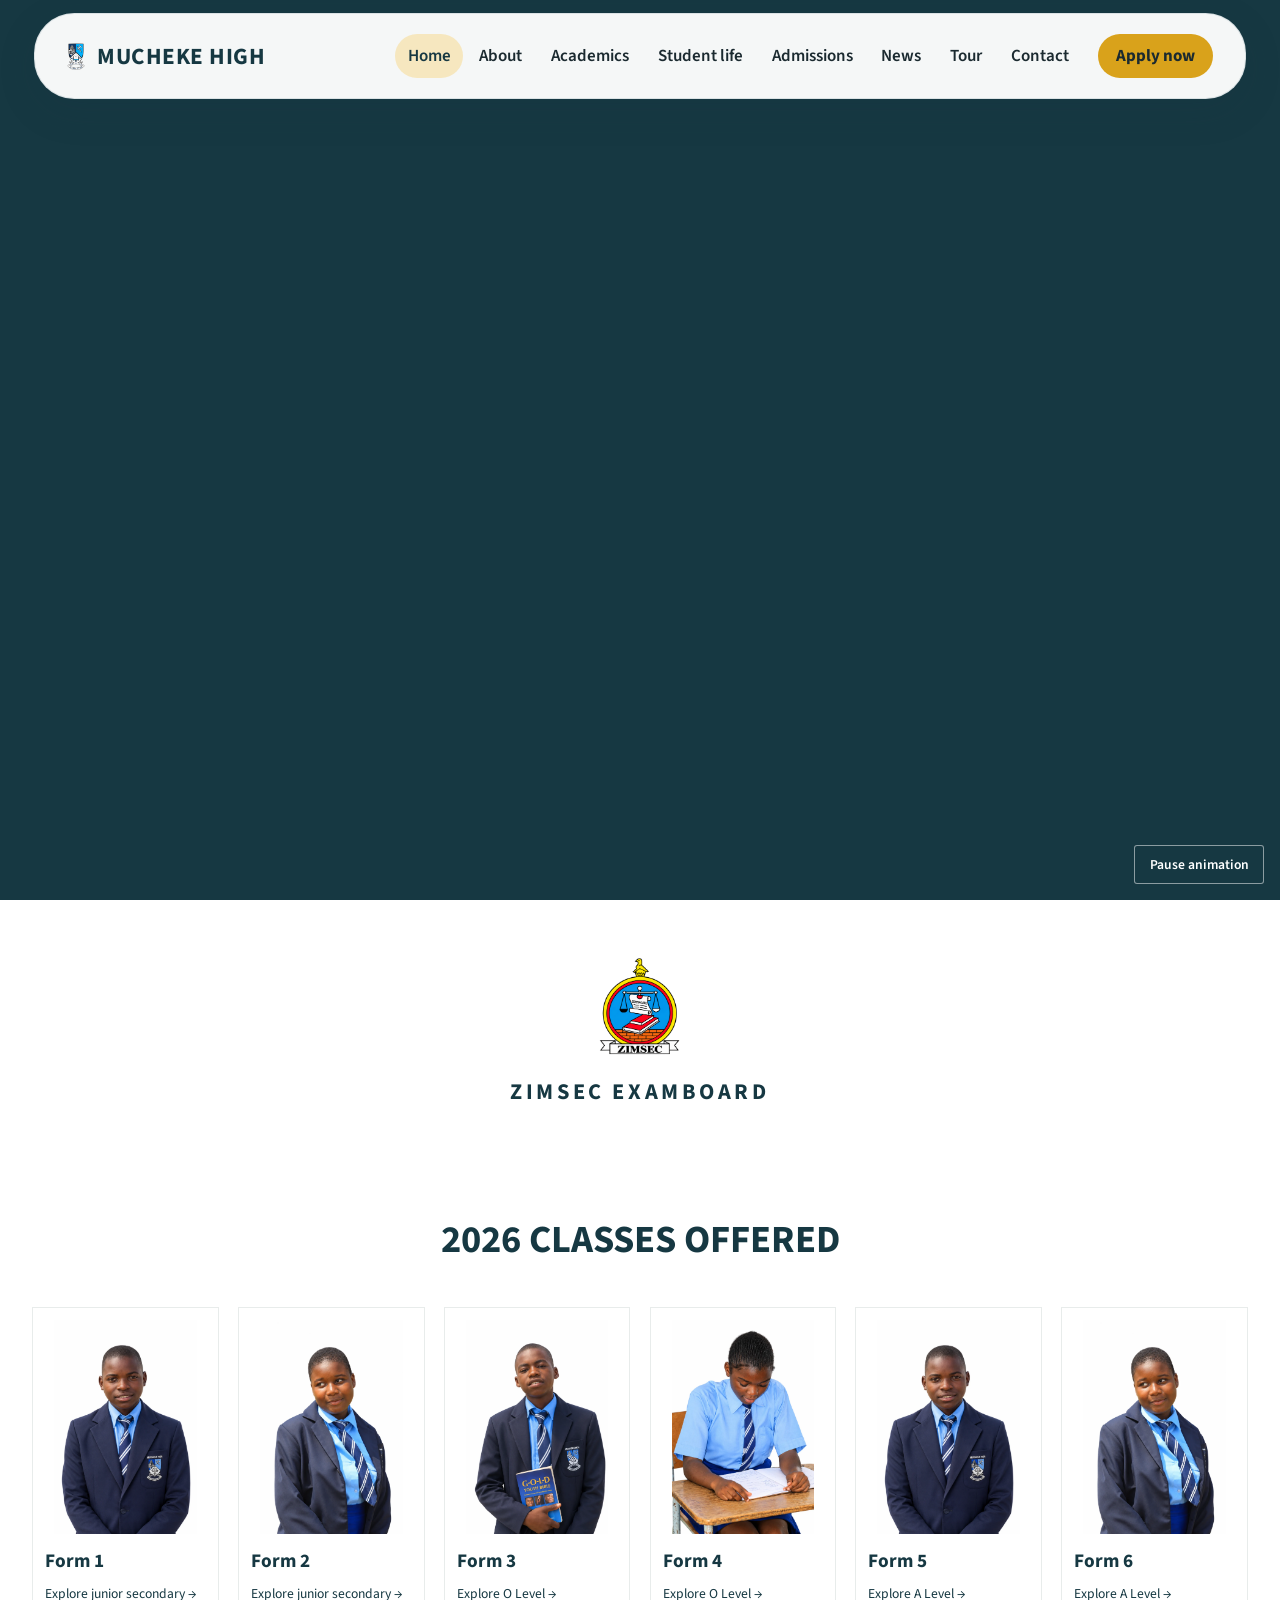
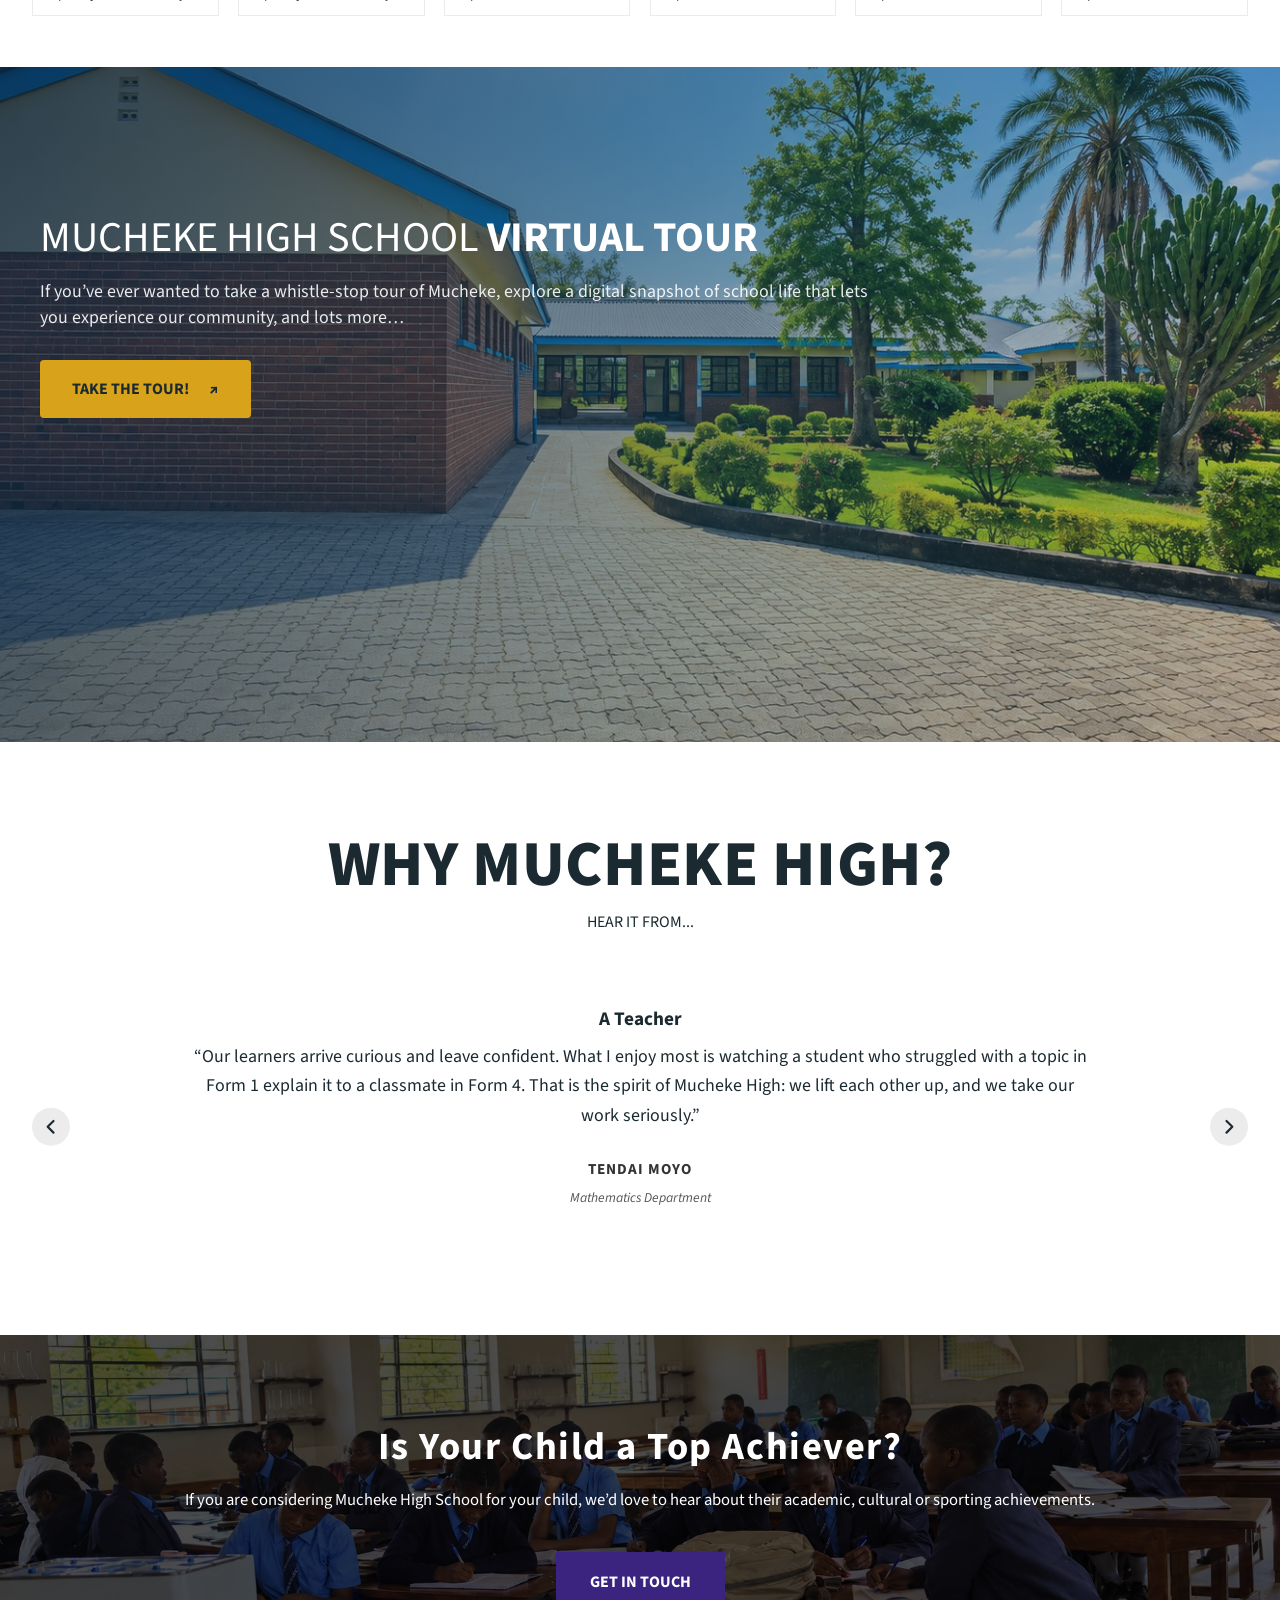
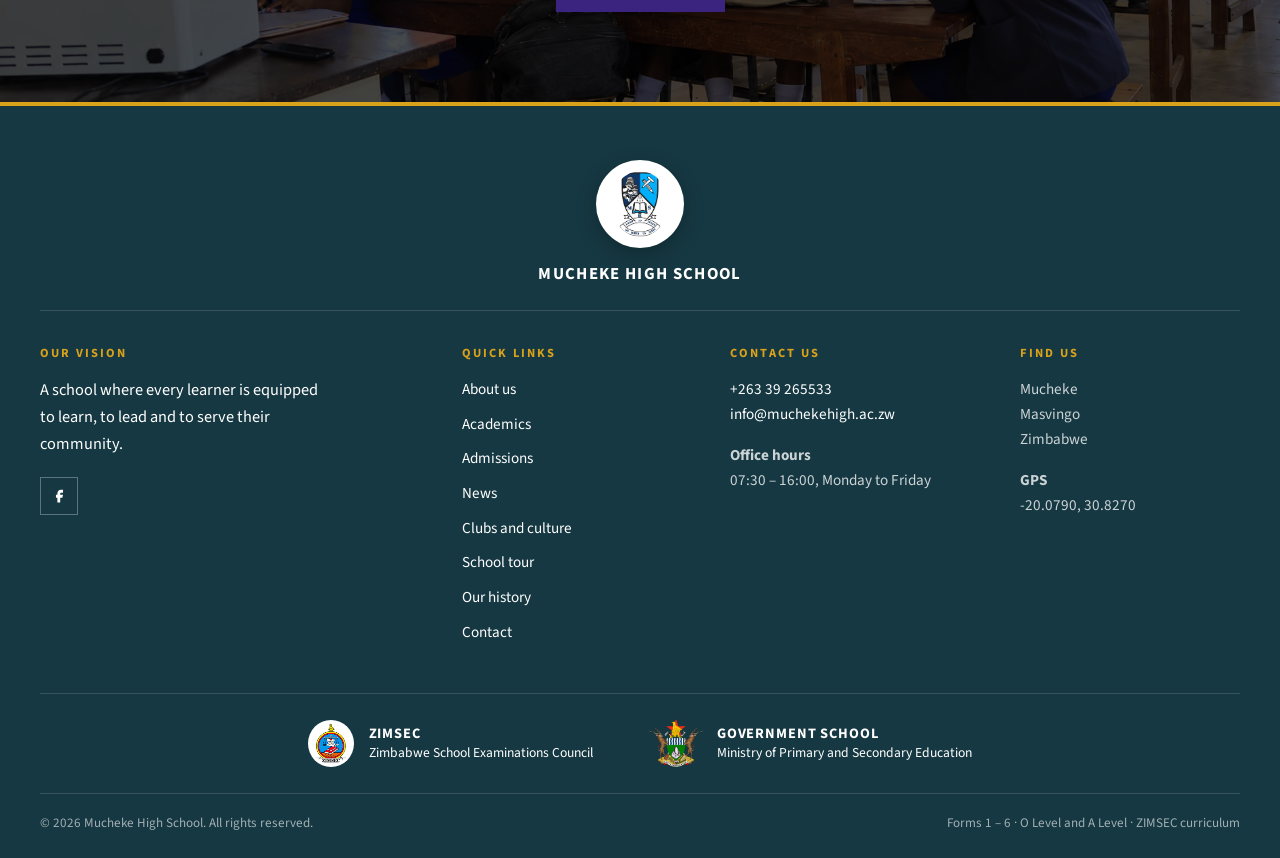
<file: index.html>
<!DOCTYPE html>
<html lang="en">
<head>
  <meta charset="UTF-8">
  <meta name="viewport" content="width=device-width, initial-scale=1">
  <title>Mucheke High School | Government Secondary School, Masvingo</title>
  <meta name="description" content="Mucheke High School is a government secondary school in Mucheke, Masvingo, Zimbabwe, offering ZIMSEC O Level and A Level education.">
  <link rel="icon" href="assets/images/mucheke-crest-navy-icon.png" type="image/png">
  <link rel="preconnect" href="https://fonts.googleapis.com">
  <link rel="preconnect" href="https://fonts.gstatic.com" crossorigin>
  <link href="https://fonts.googleapis.com/css2?family=Source+Sans+3:wght@400;600;700&family=Zilla+Slab:wght@400;600;700&display=swap" rel="stylesheet">
  <link rel="stylesheet" href="assets/css/base.css">
  <link rel="stylesheet" href="assets/css/layout.css">
  <link rel="stylesheet" href="assets/css/components.css">
</head>
<body data-root="./" data-page="home">
  <div id="header-slot"></div>

  <main id="main">
    <!-- HERO: put a clip at assets/video/hero.mp4 and it plays instead of the photos -->
    <section class="hero" data-video="assets/video/hero-full-frame.mp4" aria-label="Welcome">
      <img class="hero__slide is-active" src="assets/images/school/friends.webp" alt="Students together in the school grounds">
      <img class="hero__slide" src="assets/images/school/science.webp" alt="Students taking part in a laboratory lesson">
      <img class="hero__slide" src="assets/images/school/grounds.webp" alt="Students in the school grounds">
      <div class="container hero__content">
        <h1 class="hero__title"><span>MUCHEKE</span> <span>HIGH SCHOOL</span></h1>
      </div>
      <div class="hero__dots"></div>
    </section>

    <section class="examboard" aria-labelledby="examboard-label">
      <img src="assets/images/zimsec-crest-cropped.png" alt="ZIMSEC crest" width="100" height="104" loading="lazy">
      <p id="examboard-label">ZIMSEC EXAMBOARD</p>
    </section>

    <!-- FORMS 1–6 -->
    <section class="school-showcase" aria-labelledby="classes-offered-title">
      <h2 class="school-showcase__title" id="classes-offered-title">2026 CLASSES OFFERED</h2>
      <div class="school-showcase__viewport">
        <div class="school-showcase__track">
          <article class="school-showcase__card" data-offset="-2" aria-label="1 of 6">
            <img src="assets/images/school/portrait-boy.webp" alt="Student in navy school uniform" loading="lazy" width="768" height="1152">
            <h2>Form 1</h2>
            <a href="pages/academics.html#junior">Explore junior secondary <span aria-hidden="true">→</span></a>
          </article>
          <article class="school-showcase__card" data-offset="-1" aria-label="2 of 6">
            <img src="assets/images/school/portrait-girl.webp" alt="Student in navy school uniform" loading="lazy" width="768" height="1152">
            <h2>Form 2</h2>
            <a href="pages/academics.html#junior">Explore junior secondary <span aria-hidden="true">→</span></a>
          </article>
          <article class="school-showcase__card" data-offset="0" aria-label="3 of 6">
            <img src="assets/images/school/senior.webp" alt="Student in navy uniform holding a book" loading="lazy" width="768" height="1152">
            <h2>Form 3</h2>
            <a href="pages/academics.html#olevel">Explore O Level <span aria-hidden="true">→</span></a>
          </article>
          <article class="school-showcase__card" data-offset="1" aria-label="4 of 6">
            <img src="assets/images/school/reading.webp" alt="Student reading at a desk" loading="lazy" width="768" height="1152">
            <h2>Form 4</h2>
            <a href="pages/academics.html#olevel">Explore O Level <span aria-hidden="true">→</span></a>
          </article>
          <article class="school-showcase__card" data-offset="2" aria-label="5 of 6">
            <img src="assets/images/school/portrait-boy.webp" alt="Student in navy school uniform" loading="lazy" width="768" height="1152">
            <h2>Form 5</h2>
            <a href="pages/academics.html#alevel">Explore A Level <span aria-hidden="true">→</span></a>
          </article>
          <article class="school-showcase__card" data-offset="3" aria-label="6 of 6">
            <img src="assets/images/school/portrait-girl.webp" alt="Student in navy school uniform" loading="lazy" width="768" height="1024">
            <h2>Form 6</h2>
            <a href="pages/academics.html#alevel">Explore A Level <span aria-hidden="true">→</span></a>
          </article>
        </div>
      </div>
    </section>

    <section class="school-photo" aria-labelledby="school-tour-title">
      <img src="assets/images/sunny-blue-trimmed-campus-courtyard.webp" alt="Sunny school campus courtyard with blue-trimmed classroom buildings" width="1840" height="854" loading="lazy">
      <div class="school-photo__overlay" aria-hidden="true"></div>
      <div class="container school-photo__content">
        <h2 id="school-tour-title">MUCHEKE HIGH SCHOOL <strong>VIRTUAL TOUR</strong></h2>
        <p>If you’ve ever wanted to take a whistle-stop tour of Mucheke, explore a digital snapshot of school life that lets you experience our community, and lots more…</p>
        <a class="btn btn--gold" href="pages/tour.html">TAKE THE TOUR! <span class="school-photo__external">↗</span></a>
      </div>
      <div class="bus-reveal__bus">
        <img src="assets/images/mucheke-school-bus-transparent.png" alt="Mucheke High School bus" width="2079" height="756" loading="lazy">
        <span class="bus-reveal__wheel bus-reveal__wheel--front" aria-hidden="true"></span>
        <span class="bus-reveal__wheel bus-reveal__wheel--rear" aria-hidden="true"></span>
      </div>
    </section>
    <!-- WHY MUCHEKE HIGH: quote slider (quotes live in assets/js/data/testimonials.js) -->
    <section class="why" aria-labelledby="why-title">
      <h2 class="why__title" id="why-title">Why Mucheke High?</h2>
      <p class="why__sub">Hear it from...</p>
      <div class="why__stage" data-why>
        <button class="why__arrow why__arrow--prev" type="button" aria-label="Previous quote"><svg viewBox="0 0 24 24" width="20" height="20" aria-hidden="true"><path d="M15 5l-7 7 7 7" fill="none" stroke="currentColor" stroke-width="2.6" stroke-linecap="round" stroke-linejoin="round"/></svg></button>
        <div class="why__slides" aria-live="polite"></div>
        <button class="why__arrow why__arrow--next" type="button" aria-label="Next quote"><svg viewBox="0 0 24 24" width="20" height="20" aria-hidden="true"><path d="M9 5l7 7-7 7" fill="none" stroke="currentColor" stroke-width="2.6" stroke-linecap="round" stroke-linejoin="round"/></svg></button>
      </div>
    </section>

    <section class="achievers-banner" aria-labelledby="achievers-title">
      <div class="achievers-banner__photos" aria-hidden="true">
        <img src="assets/images/focused-minds-science-classroom.webp" alt="" width="1842" height="854" loading="lazy">
      </div>
      <div class="container achievers-banner__content">
        <h2 id="achievers-title">Is Your Child a Top Achiever?</h2>
        <p>If you are considering Mucheke High School for your child, we’d love to hear about their academic, cultural or sporting achievements.</p>
        <a class="btn achievers-banner__button" href="pages/contact.html">GET IN TOUCH</a>
      </div>
    </section>

  </main>

  <div id="footer-slot"></div>

  <script src="assets/js/data/site.js"></script>
  <script src="assets/js/data/news.js"></script>
  <script src="assets/js/data/testimonials.js"></script>
  <script src="assets/js/components.js"></script>
  <script src="assets/js/main.js"></script>
  <script type="module" src="assets/js/school-growth.js"></script>
</body>
</html>
</file>
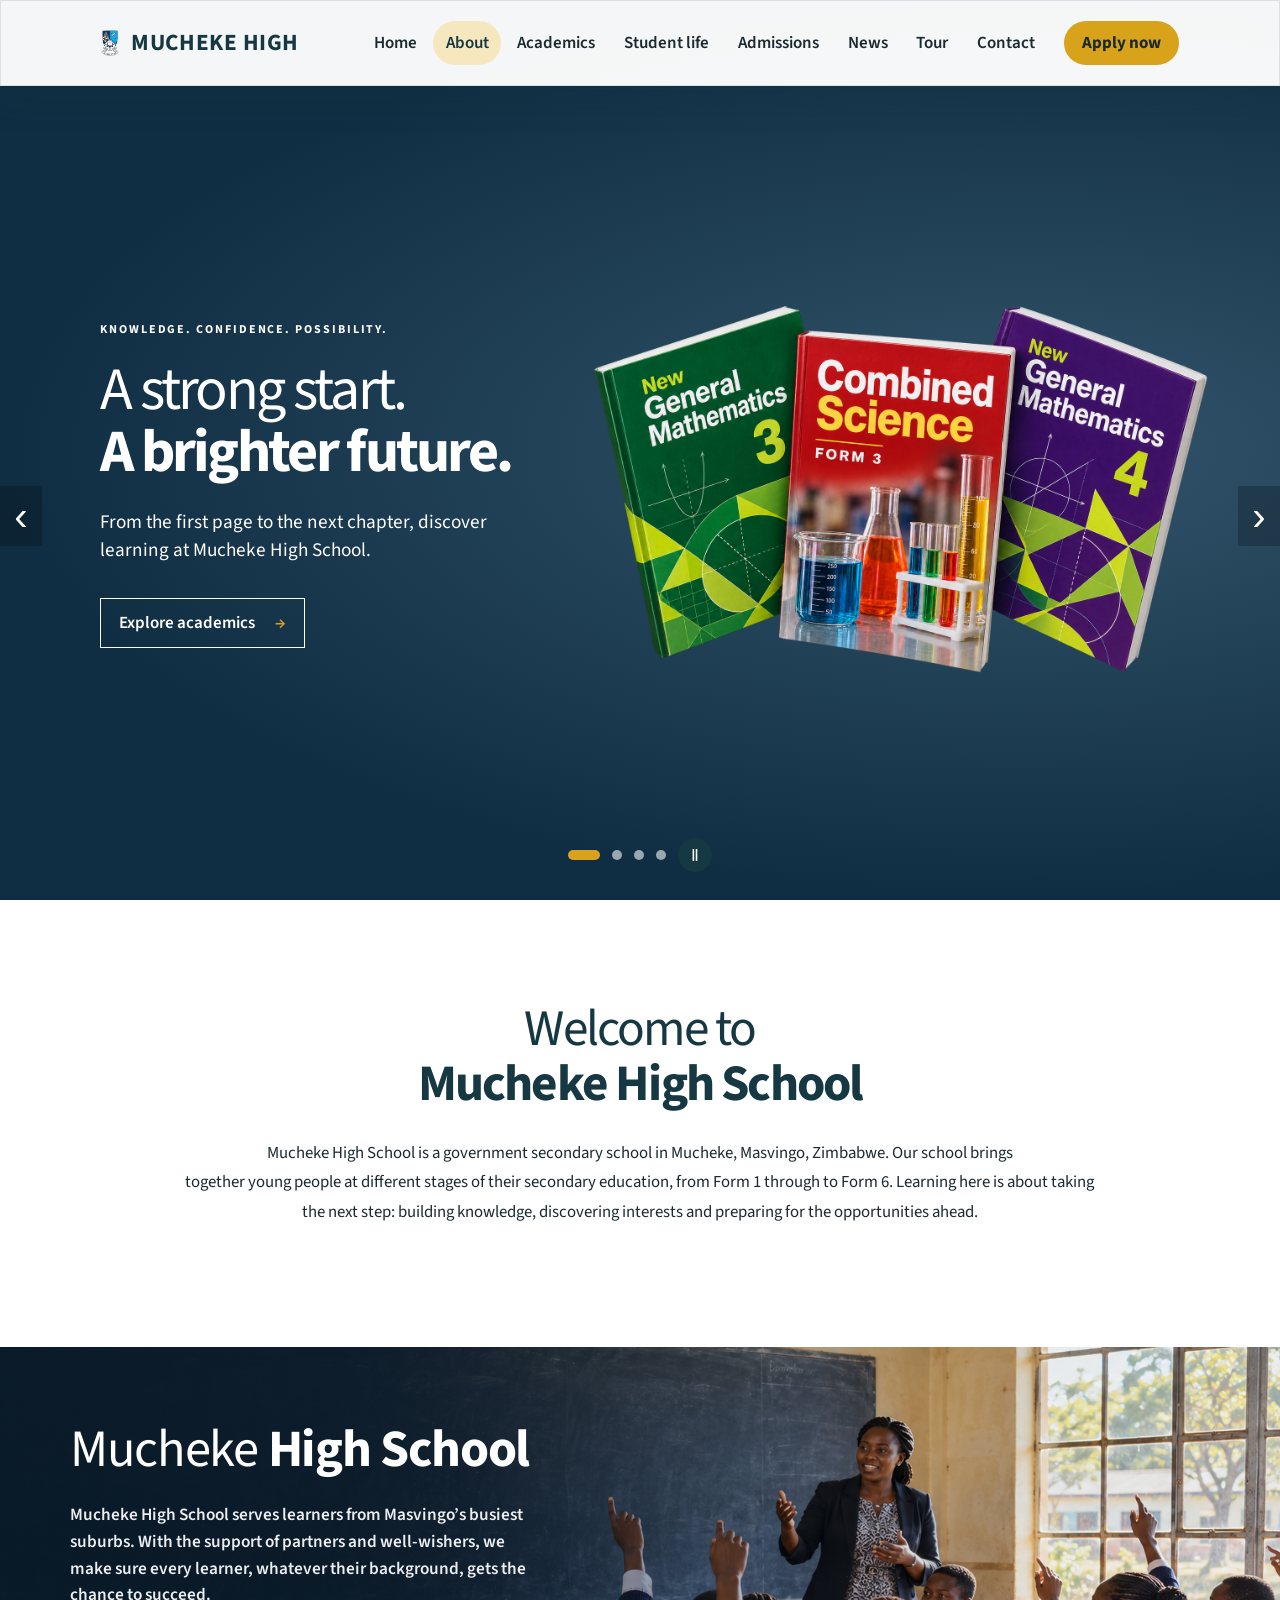
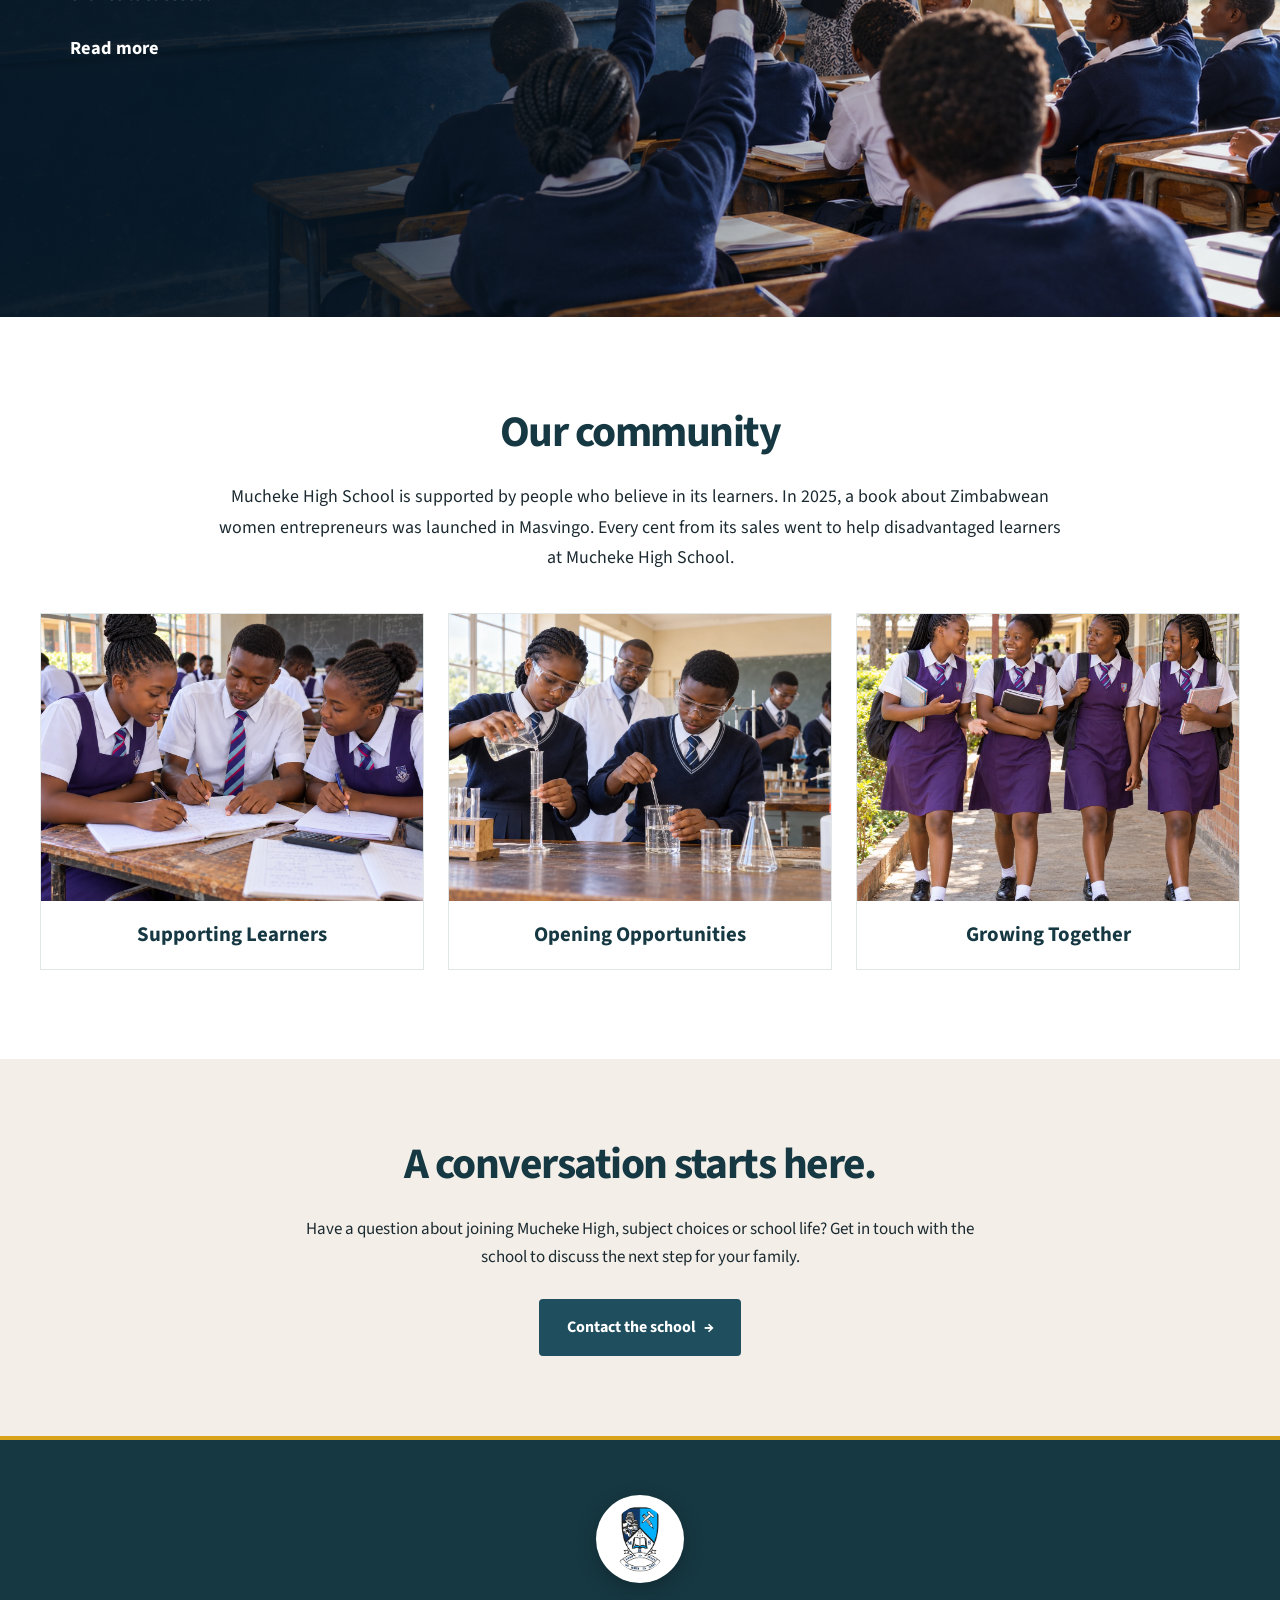
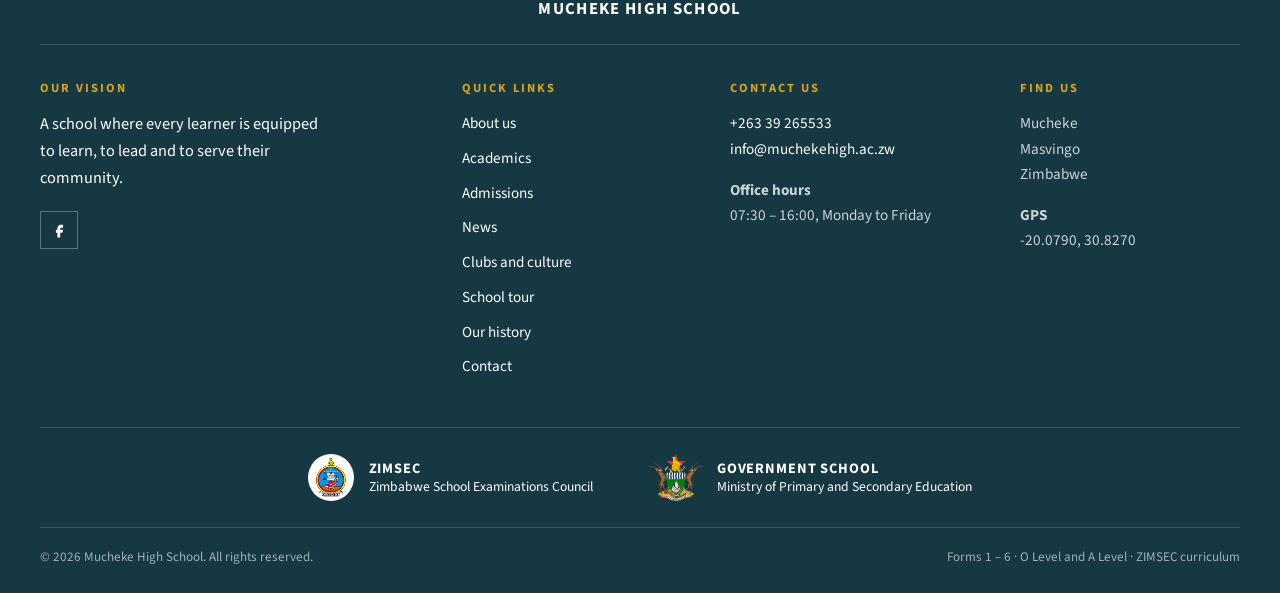
<file: pages/about.html>
<!DOCTYPE html>
<html lang="en">
<head>
  <meta charset="UTF-8">
  <meta name="viewport" content="width=device-width, initial-scale=1">
  <title>About us | Mucheke High School</title>
  <meta name="description" content="Welcome to Mucheke High School, a government secondary school in Masvingo, Zimbabwe.">
  <link rel="icon" href="../assets/images/mucheke-crest-navy-icon.png" type="image/png">
  <link rel="preconnect" href="https://fonts.googleapis.com">
  <link rel="preconnect" href="https://fonts.gstatic.com" crossorigin>
  <link href="https://fonts.googleapis.com/css2?family=Source+Sans+3:wght@400;600;700&family=Zilla+Slab:wght@400;600;700&display=swap" rel="stylesheet">
  <link rel="stylesheet" href="../assets/css/base.css">
  <link rel="stylesheet" href="../assets/css/layout.css">
  <link rel="stylesheet" href="../assets/css/components.css">
  <link rel="stylesheet" href="../assets/css/about.css">
</head>
<body data-root="../" data-page="about" data-header="full">
  <div id="header-slot"></div>

  <main id="main">
    <section class="about-slider" aria-label="Discover Mucheke High" aria-roledescription="carousel">
      <h1 class="about-sr">About Mucheke High School</h1>
      <article class="about-slide about-slide--books is-active" aria-label="1 of 4" data-slide>
        <div class="container about-slide__layout">
          <div class="about-slide__copy"><p class="about-eyebrow">KNOWLEDGE. CONFIDENCE. POSSIBILITY.</p><h2>A strong start.<br><strong>A brighter future.</strong></h2><p>From the first page to the next chapter, discover learning at Mucheke High School.</p><a class="about-link" href="academics.html">Explore academics <span aria-hidden="true">→</span></a></div>
          <div class="about-slide__art"><img src="../assets/images/generated/about-textbooks.png" alt="Three mathematics and science textbooks arranged like fanned cards" width="1536" height="1024"></div>
        </div>
      </article>
      <article class="about-slide about-slide--bus" aria-label="2 of 4" data-slide hidden>
        <div class="container about-slide__layout">
          <div class="about-slide__copy"><p class="about-eyebrow">ROOTED IN MASVINGO</p><h2>Our school.<br><strong>Our community.</strong></h2><p>Get to know a government secondary school at the heart of Mucheke, Masvingo.</p><a class="about-link" href="#our-story">Discover our story <span aria-hidden="true">→</span></a></div>
          <div class="about-slide__art about-slide__art--bus"><img src="../assets/images/mucheke-school-bus-transparent.png" alt="Mucheke High School bus in blue and white livery" width="2079" height="756"><span class="bus-reveal__wheel bus-reveal__wheel--front" aria-hidden="true"></span><span class="bus-reveal__wheel bus-reveal__wheel--rear" aria-hidden="true"></span></div>
        </div>
      </article>
      <article class="about-slide about-slide--students" aria-label="3 of 4" data-slide hidden>
        <div class="container about-slide__layout">
          <div class="about-slide__copy"><p class="about-eyebrow">ROOM TO LEARN. SPACE TO GROW.</p><h2>Your journey.<br><strong>Your potential.</strong></h2><p>Six forms. New friendships. A world of possibilities beyond the classroom.</p><a class="about-link" href="admissions.html">Join Mucheke High <span aria-hidden="true">→</span></a></div>
          <div class="about-slide__art about-students"><img src="../assets/images/generated/about-student-characters.png" alt="Relaxed 3D schoolboy and schoolgirl in Mucheke uniforms with backpacks and books" width="1024" height="1536"></div>
        </div>
      </article>
      <article class="about-slide about-slide--campus" aria-label="4 of 4" data-slide hidden>
        <div class="container about-slide__layout">
          <div class="about-slide__copy"><p class="about-eyebrow">A VIEW FROM ABOVE</p><h2>Our school.<br><strong>Our space.</strong></h2><p>Discover the campus, from classroom blocks and courtyards to the open sports field.</p><a class="about-link" href="#our-story">Explore Mucheke <span aria-hidden="true">→</span></a></div>
          <div class="about-slide__art about-campus-art">
            <svg class="about-campus-filter" width="0" height="0" aria-hidden="true" focusable="false"><defs><filter id="campus-edge-mist" x="-10%" y="-10%" width="120%" height="120%" color-interpolation-filters="sRGB"><feMorphology in="SourceAlpha" operator="erode" radius="28" result="inner-campus"/><feGaussianBlur in="inner-campus" stdDeviation="24" result="edge-fade"/><feComposite in="SourceGraphic" in2="edge-fade" operator="in"/></filter></defs></svg>
            <img src="../assets/images/generated/mucheke-campus-aerial.png" alt="Enhanced aerial illustration of Mucheke High School campus" width="1395" height="1125">
          </div>
        </div>
      </article>
      <button class="about-arrow about-arrow--prev" type="button" aria-label="Previous slide">‹</button>
      <button class="about-arrow about-arrow--next" type="button" aria-label="Next slide">›</button>
      <div class="about-slider__controls"><button type="button" class="is-active" data-slide-to="0" aria-label="Show textbooks slide" aria-pressed="true"></button><button type="button" data-slide-to="1" aria-label="Show bus slide" aria-pressed="false"></button><button type="button" data-slide-to="2" aria-label="Show students slide" aria-pressed="false"></button><button type="button" data-slide-to="3" aria-label="Show campus slide" aria-pressed="false"></button><button class="about-pause" type="button" aria-label="Pause slideshow">Ⅱ</button></div>
      <span class="about-sr" role="status" data-slide-status></span>
    </section>

    <section class="about-welcome" id="welcome">
      <div class="container"><h2>Welcome to<br><strong>Mucheke High School</strong></h2><p class="about-welcome__text"><span class="about-welcome__funnel" aria-hidden="true"></span>Mucheke High School is a government secondary school in Mucheke, Masvingo, Zimbabwe. Our school brings together young people at different stages of their secondary education, from Form 1 through to Form 6. Learning here is about taking the next step: building knowledge, discovering interests and preparing for the opportunities ahead.</p></div>
    </section>

    <section class="about-story" id="our-story">
      <img class="about-story__background" src="../assets/images/generated/about-classroom-hands.png" alt="Illustrative classroom scene of students raising their hands while a teacher leads a lesson" width="1672" height="941" loading="lazy">
      <div class="about-story__shade" aria-hidden="true"></div>
      <div class="container about-story__layout">
        <div class="about-story__copy">
          <h2>Mucheke <strong>High School</strong></h2>
          <p>Mucheke High School serves learners from Masvingo’s busiest suburbs. With the support of partners and well-wishers, we make sure every learner, whatever their background, gets the chance to succeed.</p>
          <details class="about-story__more">
            <summary>Read more</summary>
            <p>University records document former student Dr Peter Baricholo’s enrolment in 1983 and completion of O Level studies in 1986. In 2018, local reporting described improvements to the school’s perimeter and plans to develop learning spaces.</p>
            <p class="about-source">Sources: <a href="https://www.nust.ac.zw/fas/images/CVs-external/Baricholo_CV_19012023_1.pdf" target="_blank" rel="noopener">NUST biography</a> · <a href="https://tellzim.com/mucheke-high-moves-to-build-image/" target="_blank" rel="noopener">TellZim, January 2018</a></p>
          </details>
        </div>
      </div>
    </section>

    <section class="about-learning about-support" id="values" aria-labelledby="our-community-title">
      <div class="container">
        <h2 id="our-community-title">Our community</h2>
        <p>Mucheke High School is supported by people who believe in its learners. In 2025, a book about Zimbabwean women entrepreneurs was launched in Masvingo. Every cent from its sales went to help disadvantaged learners at Mucheke High School.</p>
        <div class="about-support__cards">
          <article><img src="../assets/images/generated/group-study-formal-square.webp" alt="Students studying together" width="1024" height="1024" loading="lazy"><h3>Supporting Learners</h3></article>
          <article><img src="../assets/images/generated/olevel-science-navy.webp" alt="Students taking part in a science practical" width="1536" height="1024" loading="lazy"><h3>Opening Opportunities</h3></article>
          <article><img src="../assets/images/generated/veranda-friends-square.webp" alt="Friends together on the school veranda" width="1024" height="1024" loading="lazy"><h3>Growing Together</h3></article>
        </div>
      </div>
    </section>

    <section class="about-community" id="leadership"><div class="container"><h2>A conversation starts here.</h2><p>Have a question about joining Mucheke High, subject choices or school life? Get in touch with the school to discuss the next step for your family.</p><a class="btn btn--river" href="contact.html">Contact the school <span aria-hidden="true">→</span></a></div></section>
  </main>

  <div id="footer-slot"></div>

  <script src="../assets/js/data/site.js"></script>
  <script src="../assets/js/data/news.js"></script>
  <script src="../assets/js/components.js"></script>
  <script src="../assets/js/main.js"></script>
  <script src="../assets/js/about.js"></script>
</body>
</html>
</file>
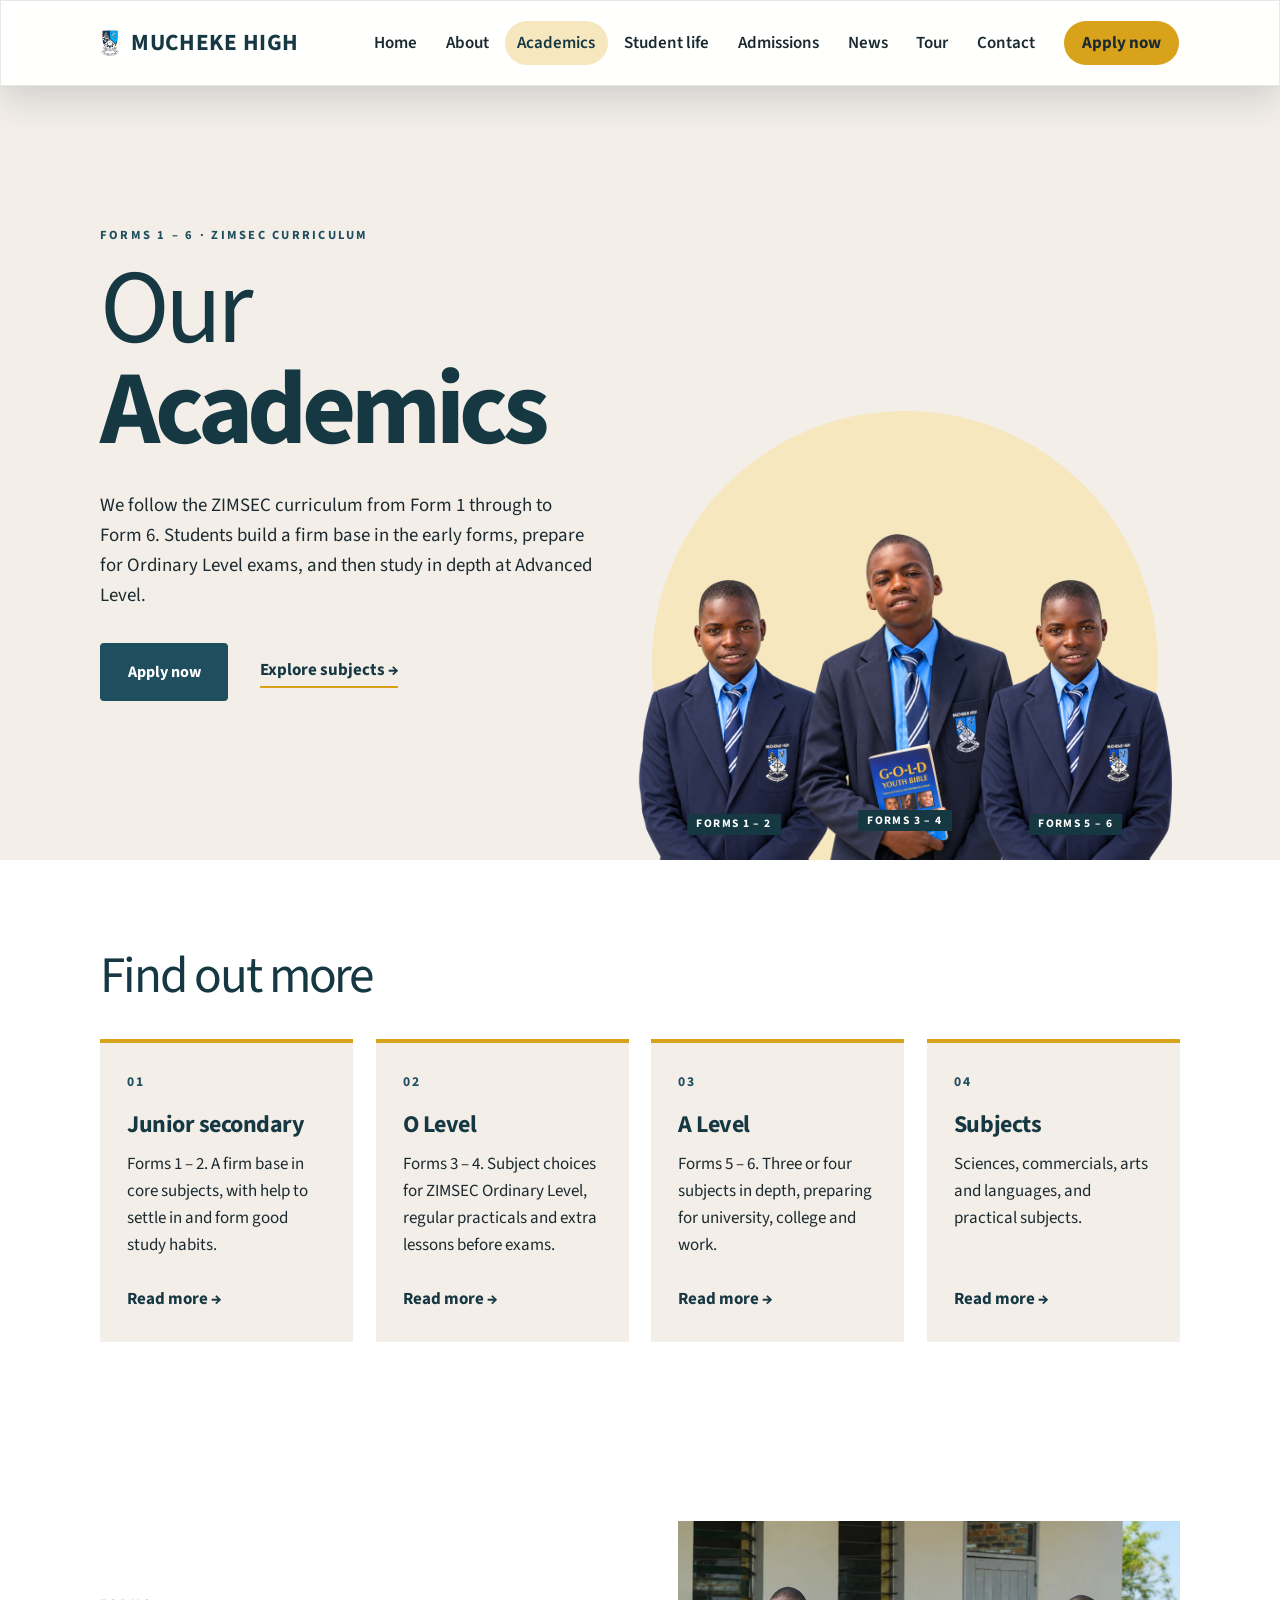
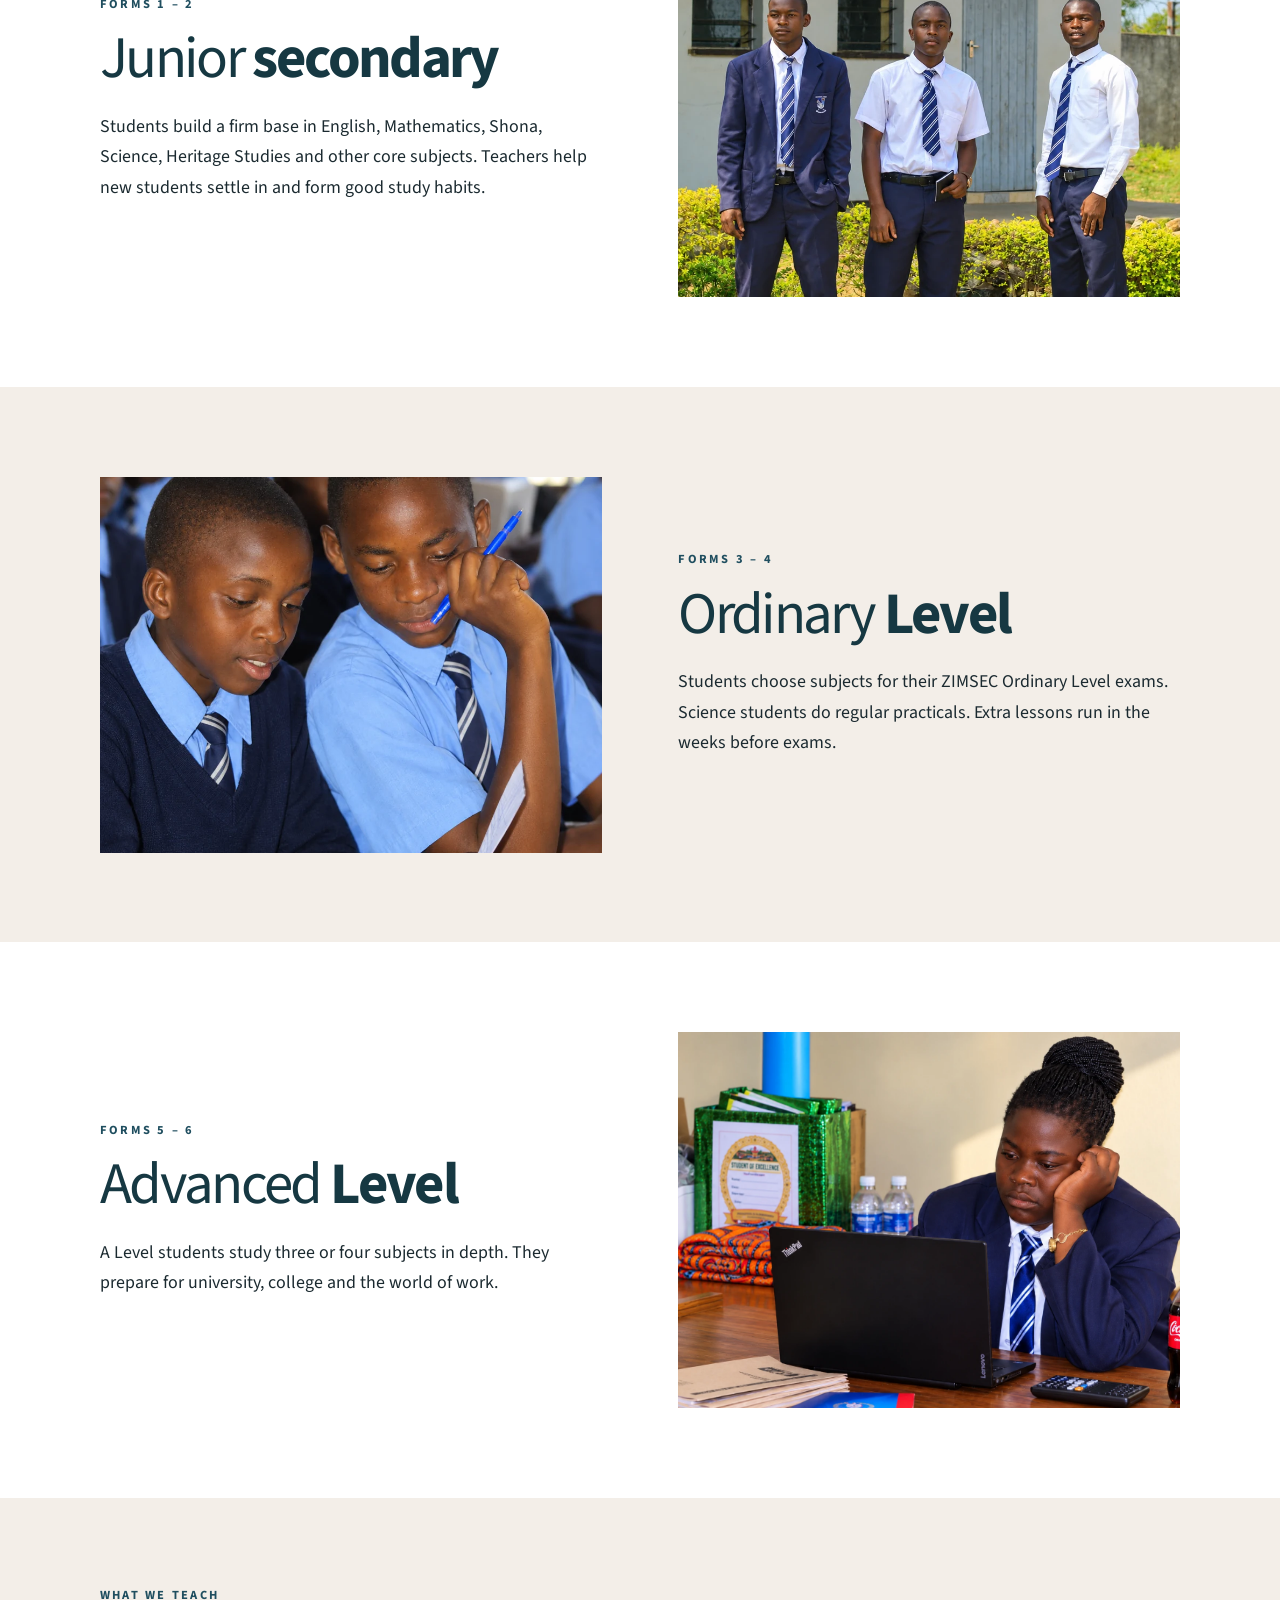
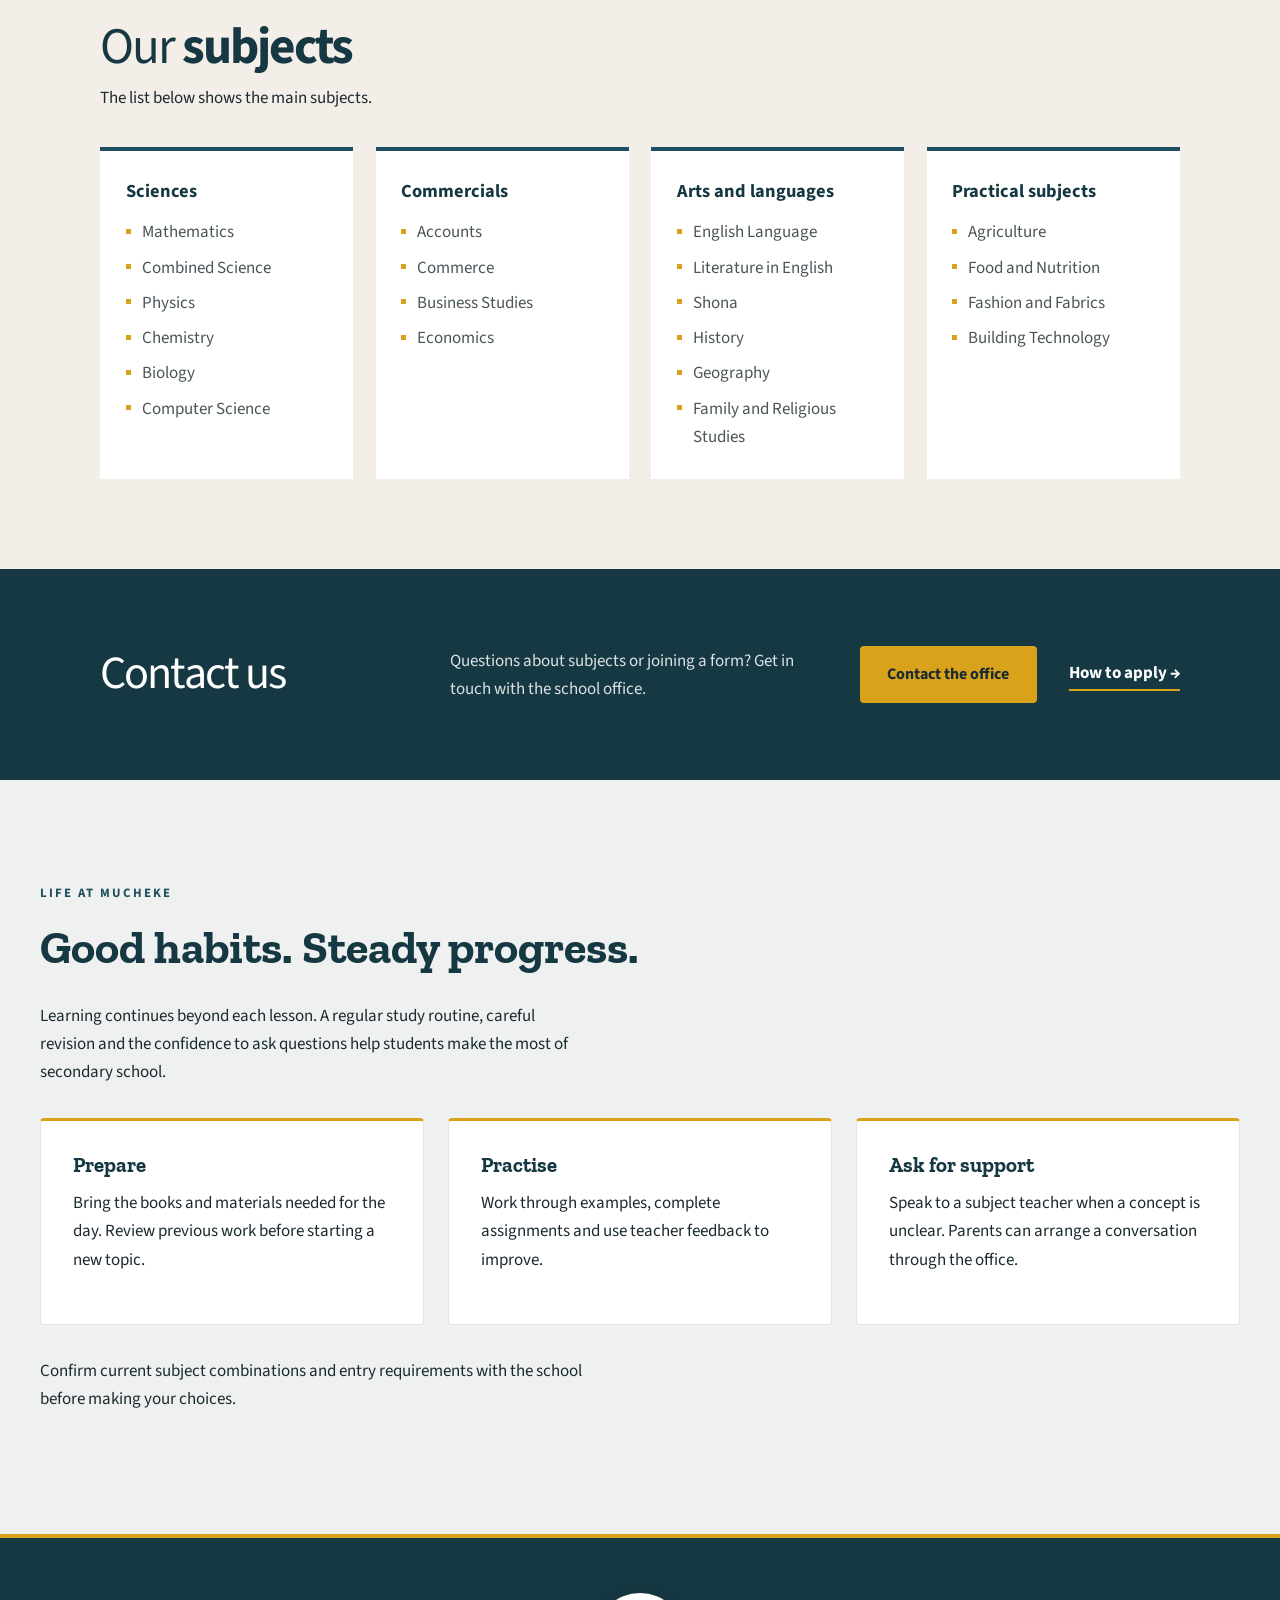
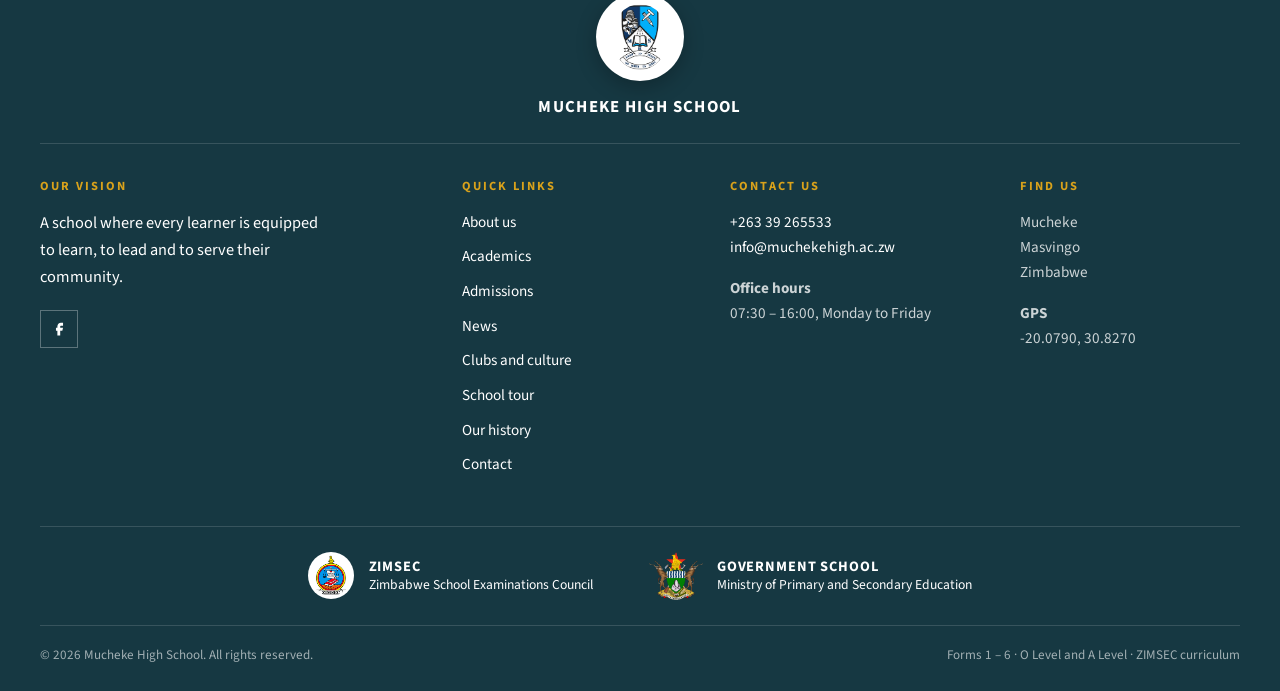
<file: pages/academics.html>
<!DOCTYPE html>
<html lang="en">
<head>
  <meta charset="UTF-8">
  <meta name="viewport" content="width=device-width, initial-scale=1">
  <title>Academics | Mucheke High School</title>
  <meta name="description" content="Forms 1 to 6, ZIMSEC O Level and A Level subjects at Mucheke High School.">
  <link rel="icon" href="../assets/images/mucheke-crest-navy-icon.png" type="image/png">
  <link rel="preconnect" href="https://fonts.googleapis.com">
  <link rel="preconnect" href="https://fonts.gstatic.com" crossorigin>
  <link href="https://fonts.googleapis.com/css2?family=Source+Sans+3:wght@400;600;700&family=Zilla+Slab:wght@400;600;700&display=swap" rel="stylesheet">
  <link rel="stylesheet" href="../assets/css/base.css">
  <link rel="stylesheet" href="../assets/css/layout.css">
  <link rel="stylesheet" href="../assets/css/components.css">
  <link rel="stylesheet" href="../assets/css/academics.css">
  <link rel="stylesheet" href="../assets/css/pages.css">
</head>
<body data-root="../" data-page="academics" data-header="full">
  <div id="header-slot"></div>

  <main id="main">
    <!-- HERO -->
    <section class="acad-hero">
      <div class="acad-wrap acad-hero__grid">
        <div class="acad-hero__copy">
          <p class="acad-eyebrow">Forms 1 – 6 &middot; ZIMSEC curriculum</p>
          <h1><span>Our</span><strong>Academics</strong></h1>
          <p class="acad-lead">We follow the ZIMSEC curriculum from Form 1 through to Form 6. Students build a firm base in the early forms, prepare for Ordinary Level exams, and then study in depth at Advanced Level.</p>
          <div class="acad-actions">
            <a class="btn btn--river" href="admissions.html">Apply now</a>
            <a class="acad-textlink" href="#subjects">Explore subjects <span aria-hidden="true">→</span></a>
          </div>
        </div>
        <div class="acad-hero__art">
          <span class="acad-hero__blob" aria-hidden="true"></span>
          <figure class="acad-figure acad-figure--a"><img src="../assets/images/generated/form-2-cutout.png" alt="Student in navy school uniform" width="768" height="1152"><figcaption>Forms 1 – 2</figcaption></figure>
          <figure class="acad-figure acad-figure--c"><img src="../assets/images/generated/form-2-cutout.png" alt="Student in navy school uniform" width="768" height="1152"><figcaption>Forms 5 – 6</figcaption></figure>
          <figure class="acad-figure acad-figure--b"><img src="../assets/images/generated/form-3-cutout.png" alt="Student in navy uniform holding a book" width="768" height="1152"><figcaption>Forms 3 – 4</figcaption></figure>
        </div>
      </div>
    </section>

    <!-- FIND OUT MORE -->
    <section class="acad-more" aria-labelledby="acad-more-title">
      <div class="acad-wrap">
        <h2 id="acad-more-title">Find out more</h2>
        <div class="acad-cards">
          <article class="acad-card">
            <p class="acad-card__num">01</p>
            <h3>Junior secondary</h3>
            <p>Forms 1 – 2. A firm base in core subjects, with help to settle in and form good study habits.</p>
            <a href="#junior">Read more <span aria-hidden="true">→</span></a>
          </article>
          <article class="acad-card">
            <p class="acad-card__num">02</p>
            <h3>O Level</h3>
            <p>Forms 3 – 4. Subject choices for ZIMSEC Ordinary Level, regular practicals and extra lessons before exams.</p>
            <a href="#olevel">Read more <span aria-hidden="true">→</span></a>
          </article>
          <article class="acad-card">
            <p class="acad-card__num">03</p>
            <h3>A Level</h3>
            <p>Forms 5 – 6. Three or four subjects in depth, preparing for university, college and work.</p>
            <a href="#alevel">Read more <span aria-hidden="true">→</span></a>
          </article>
          <article class="acad-card">
            <p class="acad-card__num">04</p>
            <h3>Subjects</h3>
            <p>Sciences, commercials, arts and languages, and practical subjects.</p>
            <a href="#subjects">Read more <span aria-hidden="true">→</span></a>
          </article>
        </div>
      </div>
    </section>

    <!-- STAGES -->
    <section class="acad-stage" id="junior">
      <div class="acad-wrap acad-stage__grid">
        <div class="acad-stage__copy">
          <p class="acad-eyebrow">Forms 1 – 2</p>
          <h2>Junior <strong>secondary</strong></h2>
          <p>Students build a firm base in English, Mathematics, Shona, Science, Heritage Studies and other core subjects. Teachers help new students settle in and form good study habits.</p>
        </div>
        <div class="acad-stage__img"><img src="../assets/images/school/grounds.webp" alt="Students in the school grounds" loading="lazy"></div>
      </div>
    </section>

    <section class="acad-stage acad-stage--tint acad-stage--flip" id="olevel">
      <div class="acad-wrap acad-stage__grid">
        <div class="acad-stage__copy">
          <p class="acad-eyebrow">Forms 3 – 4</p>
          <h2>Ordinary <strong>Level</strong></h2>
          <p>Students choose subjects for their ZIMSEC Ordinary Level exams. Science students do regular practicals. Extra lessons run in the weeks before exams.</p>
        </div>
        <div class="acad-stage__img"><img src="../assets/images/school/study.webp" alt="Students studying together" loading="lazy"></div>
      </div>
    </section>

    <section class="acad-stage" id="alevel">
      <div class="acad-wrap acad-stage__grid">
        <div class="acad-stage__copy">
          <p class="acad-eyebrow">Forms 5 – 6</p>
          <h2>Advanced <strong>Level</strong></h2>
          <p>A Level students study three or four subjects in depth. They prepare for university, college and the world of work.</p>
        </div>
        <div class="acad-stage__img"><img src="../assets/images/school/tidy-student-desk-laptop.webp" alt="Student studying at a tidy desk with a laptop" loading="lazy"></div>
      </div>
    </section>

    <!-- SUBJECTS -->
    <section class="acad-subjects" id="subjects">
      <div class="acad-wrap">
        <p class="acad-eyebrow">What we teach</p>
        <h2>Our <strong>subjects</strong></h2>
        <p class="acad-subjects__note">The list below shows the main subjects.</p>
        <div class="acad-subjects__grid">
          <div class="acad-subject"><h3>Sciences</h3><ul><li>Mathematics</li><li>Combined Science</li><li>Physics</li><li>Chemistry</li><li>Biology</li><li>Computer Science</li></ul></div>
          <div class="acad-subject"><h3>Commercials</h3><ul><li>Accounts</li><li>Commerce</li><li>Business Studies</li><li>Economics</li></ul></div>
          <div class="acad-subject"><h3>Arts and languages</h3><ul><li>English Language</li><li>Literature in English</li><li>Shona</li><li>History</li><li>Geography</li><li>Family and Religious Studies</li></ul></div>
          <div class="acad-subject"><h3>Practical subjects</h3><ul><li>Agriculture</li><li>Food and Nutrition</li><li>Fashion and Fabrics</li><li>Building Technology</li></ul></div>
        </div>
      </div>
    </section>

    <!-- CONTACT -->
    <section class="acad-contact" aria-labelledby="acad-contact-title">
      <div class="acad-wrap acad-contact__grid">
        <h2 id="acad-contact-title">Contact us</h2>
        <p>Questions about subjects or joining a form? Get in touch with the school office.</p>
        <div class="acad-actions">
          <a class="btn btn--gold" href="contact.html">Contact the office</a>
          <a class="acad-textlink acad-textlink--light" href="admissions.html">How to apply <span aria-hidden="true">→</span></a>
        </div>
      </div>
    </section>

<section class="section section--stone"><div class="container"><p class="page-eyebrow">Life at Mucheke</p><h2>Good habits. Steady progress.</h2><p>Learning continues beyond each lesson. A regular study routine, careful revision and the confidence to ask questions help students make the most of secondary school.</p><div class="info-grid"><article class="info-card"><h3>Prepare</h3><p>Bring the books and materials needed for the day. Review previous work before starting a new topic.</p></article><article class="info-card"><h3>Practise</h3><p>Work through examples, complete assignments and use teacher feedback to improve.</p></article><article class="info-card"><h3>Ask for support</h3><p>Speak to a subject teacher when a concept is unclear. Parents can arrange a conversation through the office.</p></article></div><p>Confirm current subject combinations and entry requirements with the school before making your choices.</p></div></section>
  </main>

  <div id="footer-slot"></div>

  <script src="../assets/js/data/site.js"></script>
  <script src="../assets/js/data/news.js"></script>
  <script src="../assets/js/components.js"></script>
  <script src="../assets/js/main.js"></script>
</body>
</html>
</file>
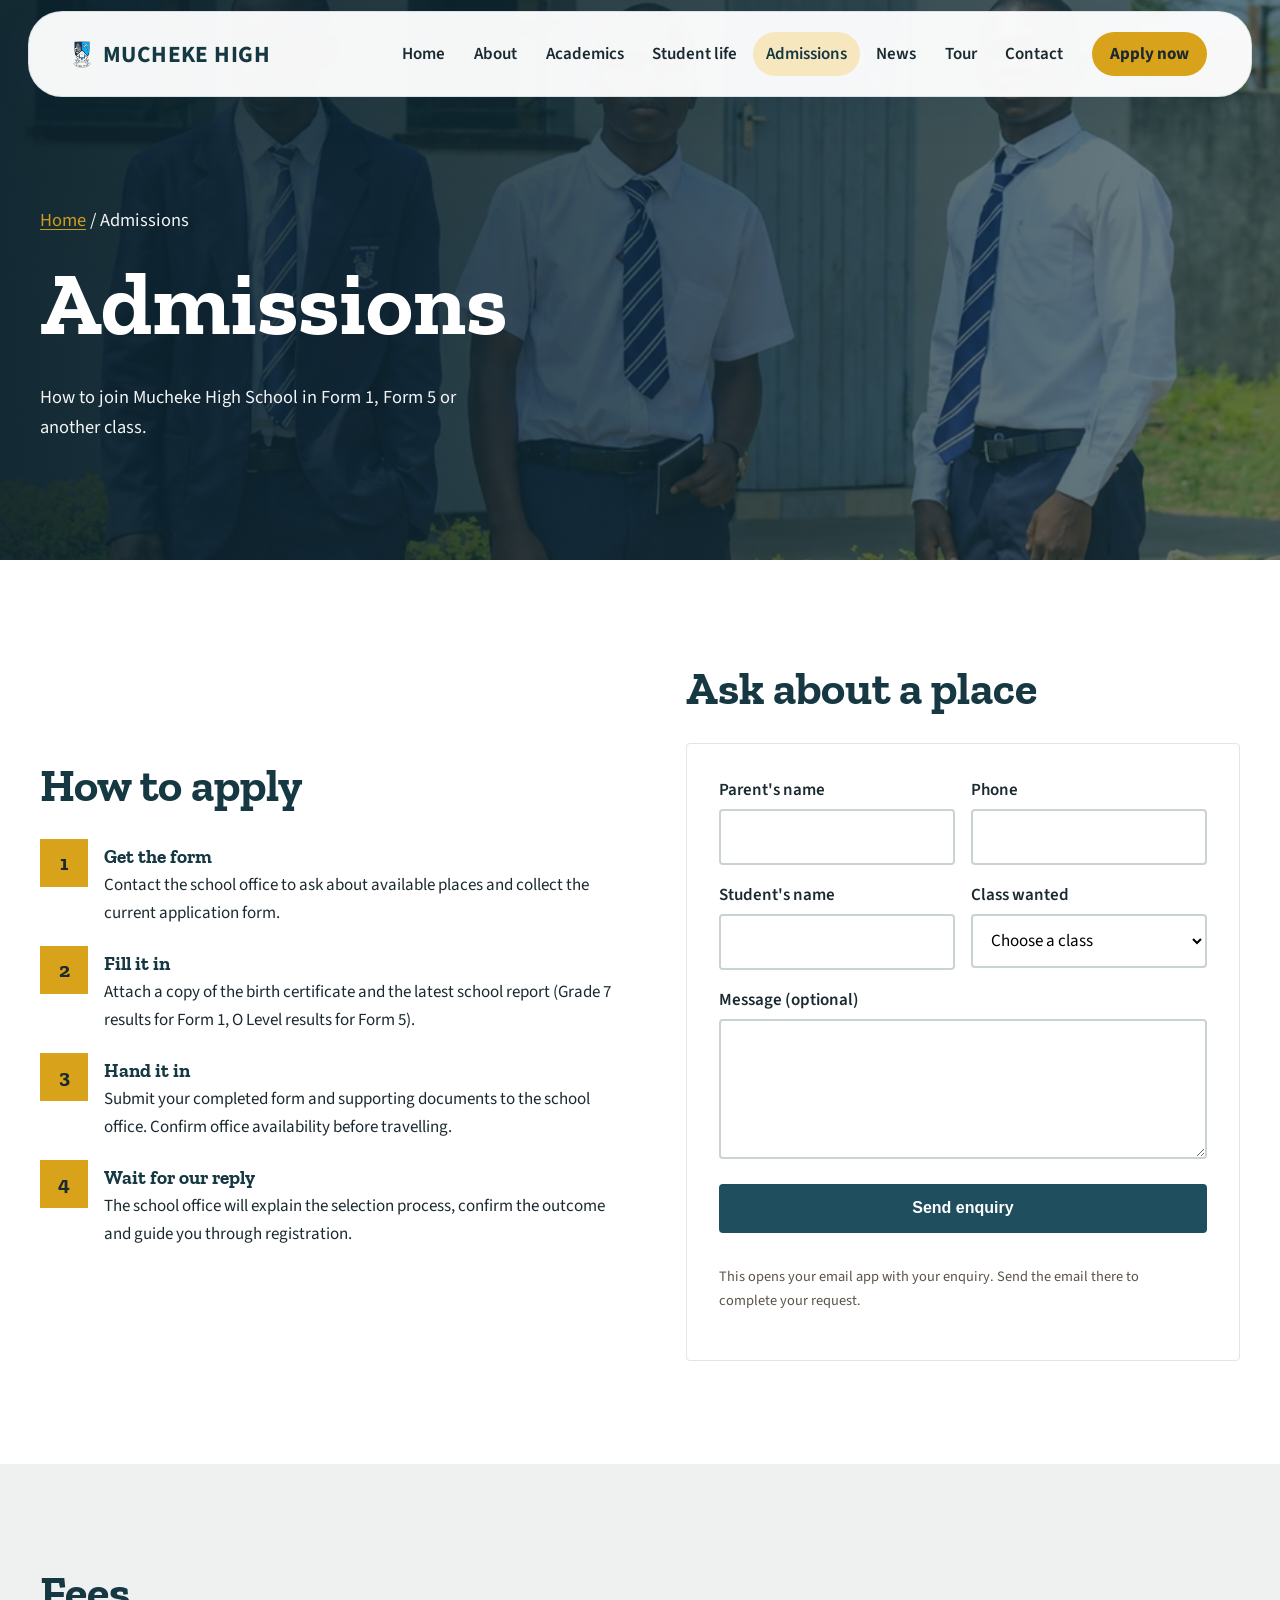
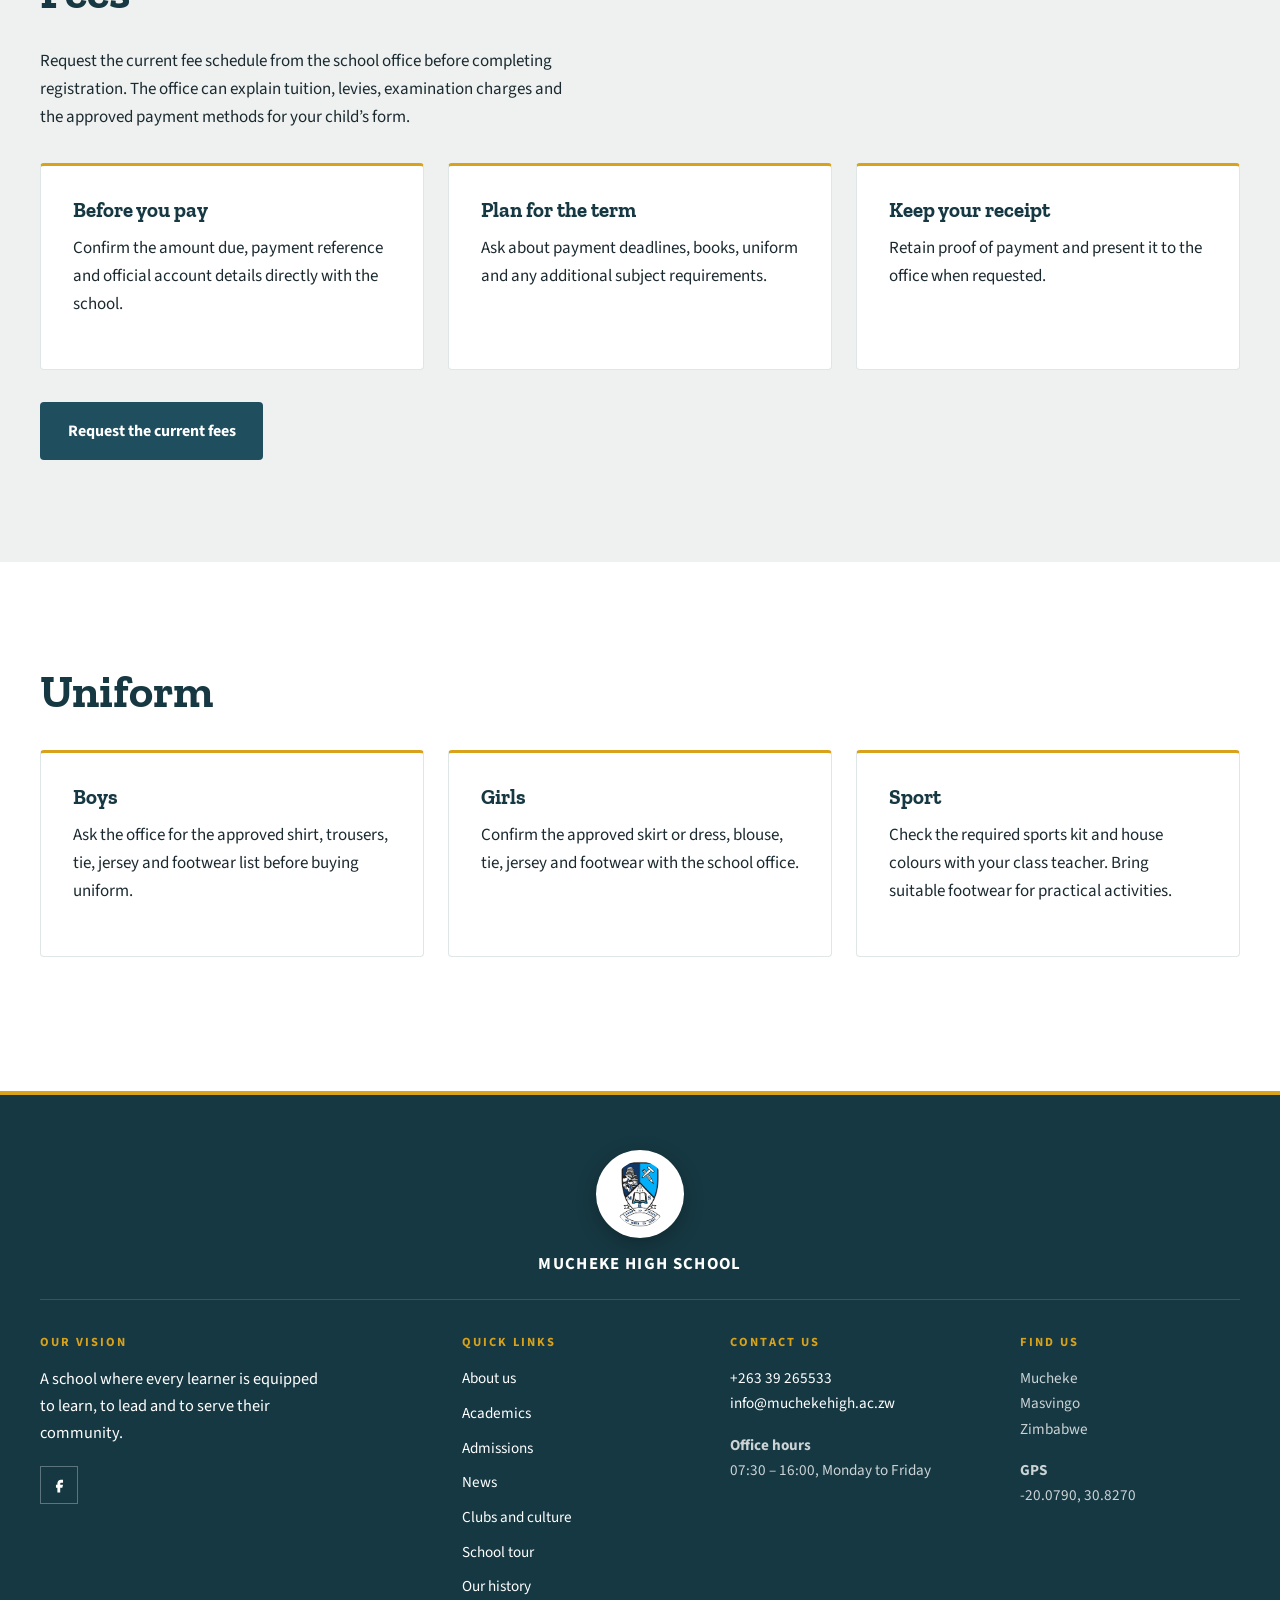
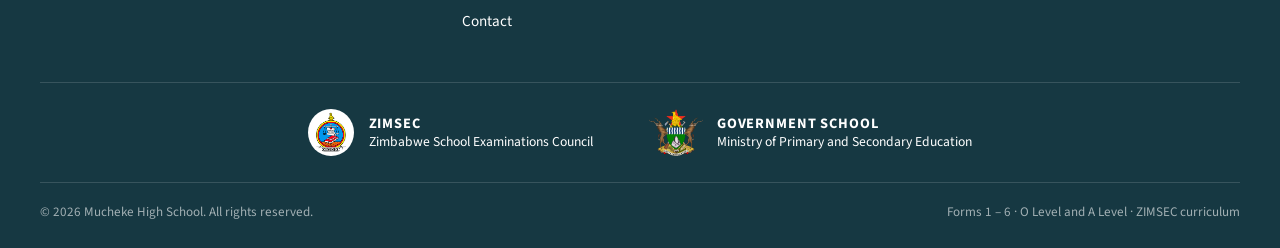
<file: pages/admissions.html>
<!DOCTYPE html>
<html lang="en">
<head>
  <meta charset="UTF-8">
  <meta name="viewport" content="width=device-width, initial-scale=1">
  <title>Admissions | Mucheke High School</title>
  <meta name="description" content="How to apply to Mucheke High School, fees and uniform.">
  <link rel="icon" href="../assets/images/mucheke-crest-navy-icon.png" type="image/png">
  <link rel="preconnect" href="https://fonts.googleapis.com">
  <link rel="preconnect" href="https://fonts.gstatic.com" crossorigin>
  <link href="https://fonts.googleapis.com/css2?family=Source+Sans+3:wght@400;600;700&family=Zilla+Slab:wght@400;600;700&display=swap" rel="stylesheet">
  <link rel="stylesheet" href="../assets/css/base.css">
  <link rel="stylesheet" href="../assets/css/layout.css">
  <link rel="stylesheet" href="../assets/css/components.css">
  <link rel="stylesheet" href="../assets/css/pages.css">
</head>
<body data-root="../" data-page="admissions">
  <div id="header-slot"></div>

  <main id="main">
    <section class="page-hero">
      <img src="../assets/images/school/grounds.webp" alt="Students in the school grounds">
      <div class="container">
        <p class="breadcrumb"><a href="../index.html">Home</a> / Admissions</p>
        <h1>Admissions</h1>
        <p>How to join Mucheke High School in Form 1, Form 5 or another class.</p>
      </div>
    </section>
    <div class="wall-band" aria-hidden="true"></div>

    <section class="section">
      <div class="container split">
        <div>
          <h2>How to apply</h2>
          <ol class="steps">
            <li><div><h3>Get the form</h3><p>Contact the school office to ask about available places and collect the current application form.</p></div></li>
            <li><div><h3>Fill it in</h3><p>Attach a copy of the birth certificate and the latest school report (Grade 7 results for Form 1, O Level results for Form 5).</p></div></li>
            <li><div><h3>Hand it in</h3><p>Submit your completed form and supporting documents to the school office. Confirm office availability before travelling.</p></div></li>
            <li><div><h3>Wait for our reply</h3><p>The school office will explain the selection process, confirm the outcome and guide you through registration.</p></div></li>
          </ol>
        </div>
        <div>
          <h2>Ask about a place</h2>
          <form class="form" data-check data-subject="Admission enquiry" novalidate>
            <div class="form__row">
              <div><label for="a-parent">Parent's name</label><input id="a-parent" name="Parent" required><p class="error">Please enter your name.</p></div>
              <div><label for="a-phone">Phone</label><input id="a-phone" name="Phone" type="tel" required><p class="error">Please enter a phone number.</p></div>
            </div>
            <div class="form__row">
              <div><label for="a-child">Student's name</label><input id="a-child" name="Student" required><p class="error">Please enter the student's name.</p></div>
              <div><label for="a-form">Class wanted</label>
                <select id="a-form" name="Class" required>
                  <option value="">Choose a class</option>
                  <option>Form 1</option><option>Form 2</option><option>Form 3</option>
                  <option>Form 4</option><option>Form 5</option><option>Form 6</option>
                </select><p class="error">Please choose a class.</p></div>
            </div>
            <div><label for="a-msg">Message (optional)</label><textarea id="a-msg" name="Message" rows="4"></textarea></div>
            <button class="btn btn--river" type="submit">Send enquiry</button>
            <p class="form-status" role="status"></p>
          <p class="form-note">This opens your email app with your enquiry. Send the email there to complete your request.</p></form>
        </div>
      </div>
    </section>

    <section class="section section--stone" id="fees">
      <div class="container">
        <h2>Fees</h2>
        <p>Request the current fee schedule from the school office before completing registration. The office can explain tuition, levies, examination charges and the approved payment methods for your child’s form.</p>
        <div class="info-grid"><article class="info-card"><h3>Before you pay</h3><p>Confirm the amount due, payment reference and official account details directly with the school.</p></article><article class="info-card"><h3>Plan for the term</h3><p>Ask about payment deadlines, books, uniform and any additional subject requirements.</p></article><article class="info-card"><h3>Keep your receipt</h3><p>Retain proof of payment and present it to the office when requested.</p></article></div>
        <div class="btn-row"><a class="btn btn--river" href="contact.html">Request the current fees</a></div>
      </div>
    </section>

    <section class="section" id="uniform">
      <div class="container">
        <h2>Uniform</h2>
        <div class="info-grid">
          <div class="info-card"><h3>Boys</h3><p>Ask the office for the approved shirt, trousers, tie, jersey and footwear list before buying uniform.</p></div>
          <div class="info-card"><h3>Girls</h3><p>Confirm the approved skirt or dress, blouse, tie, jersey and footwear with the school office.</p></div>
          <div class="info-card"><h3>Sport</h3><p>Check the required sports kit and house colours with your class teacher. Bring suitable footwear for practical activities.</p></div>
        </div>
      </div>
    </section>

  </main>

  <div id="footer-slot"></div>

  <script src="../assets/js/data/site.js"></script>
  <script src="../assets/js/data/news.js"></script>
  <script src="../assets/js/components.js"></script>
  <script src="../assets/js/main.js"></script>
</body>
</html>
</file>
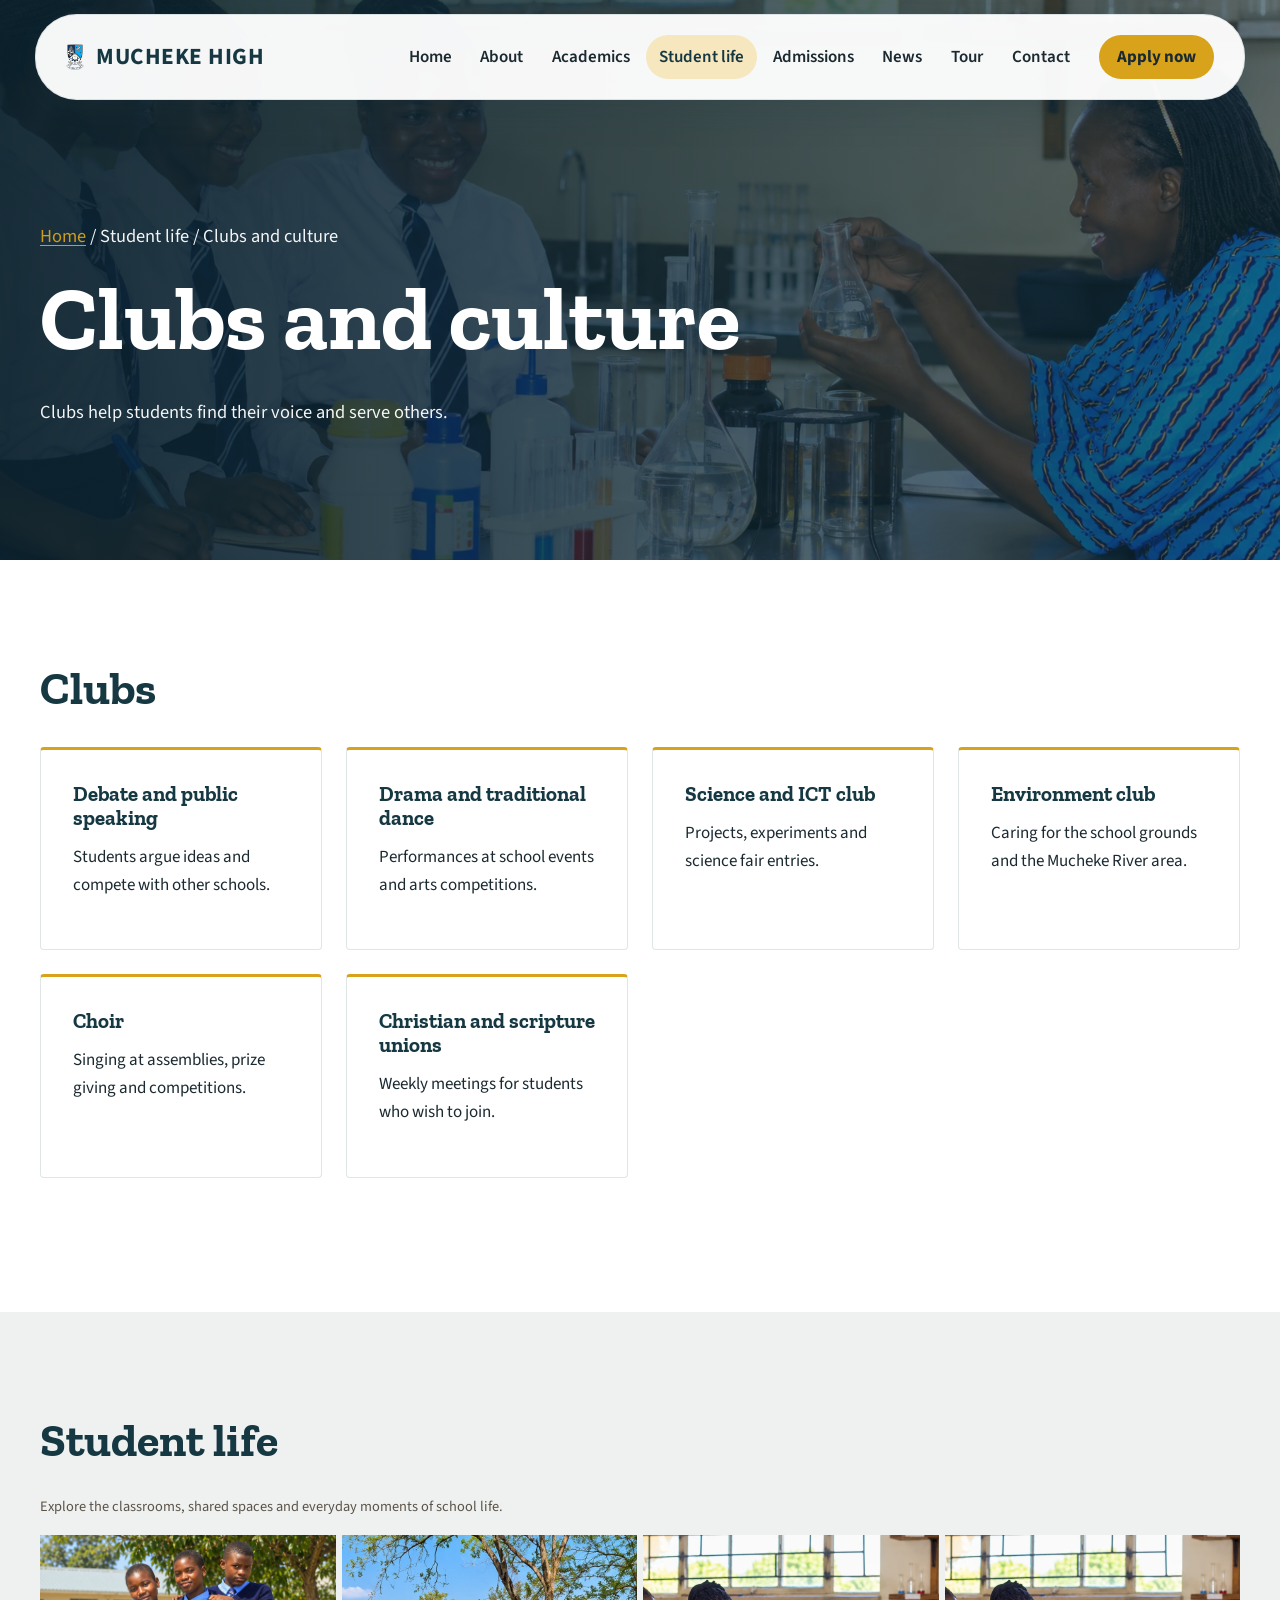
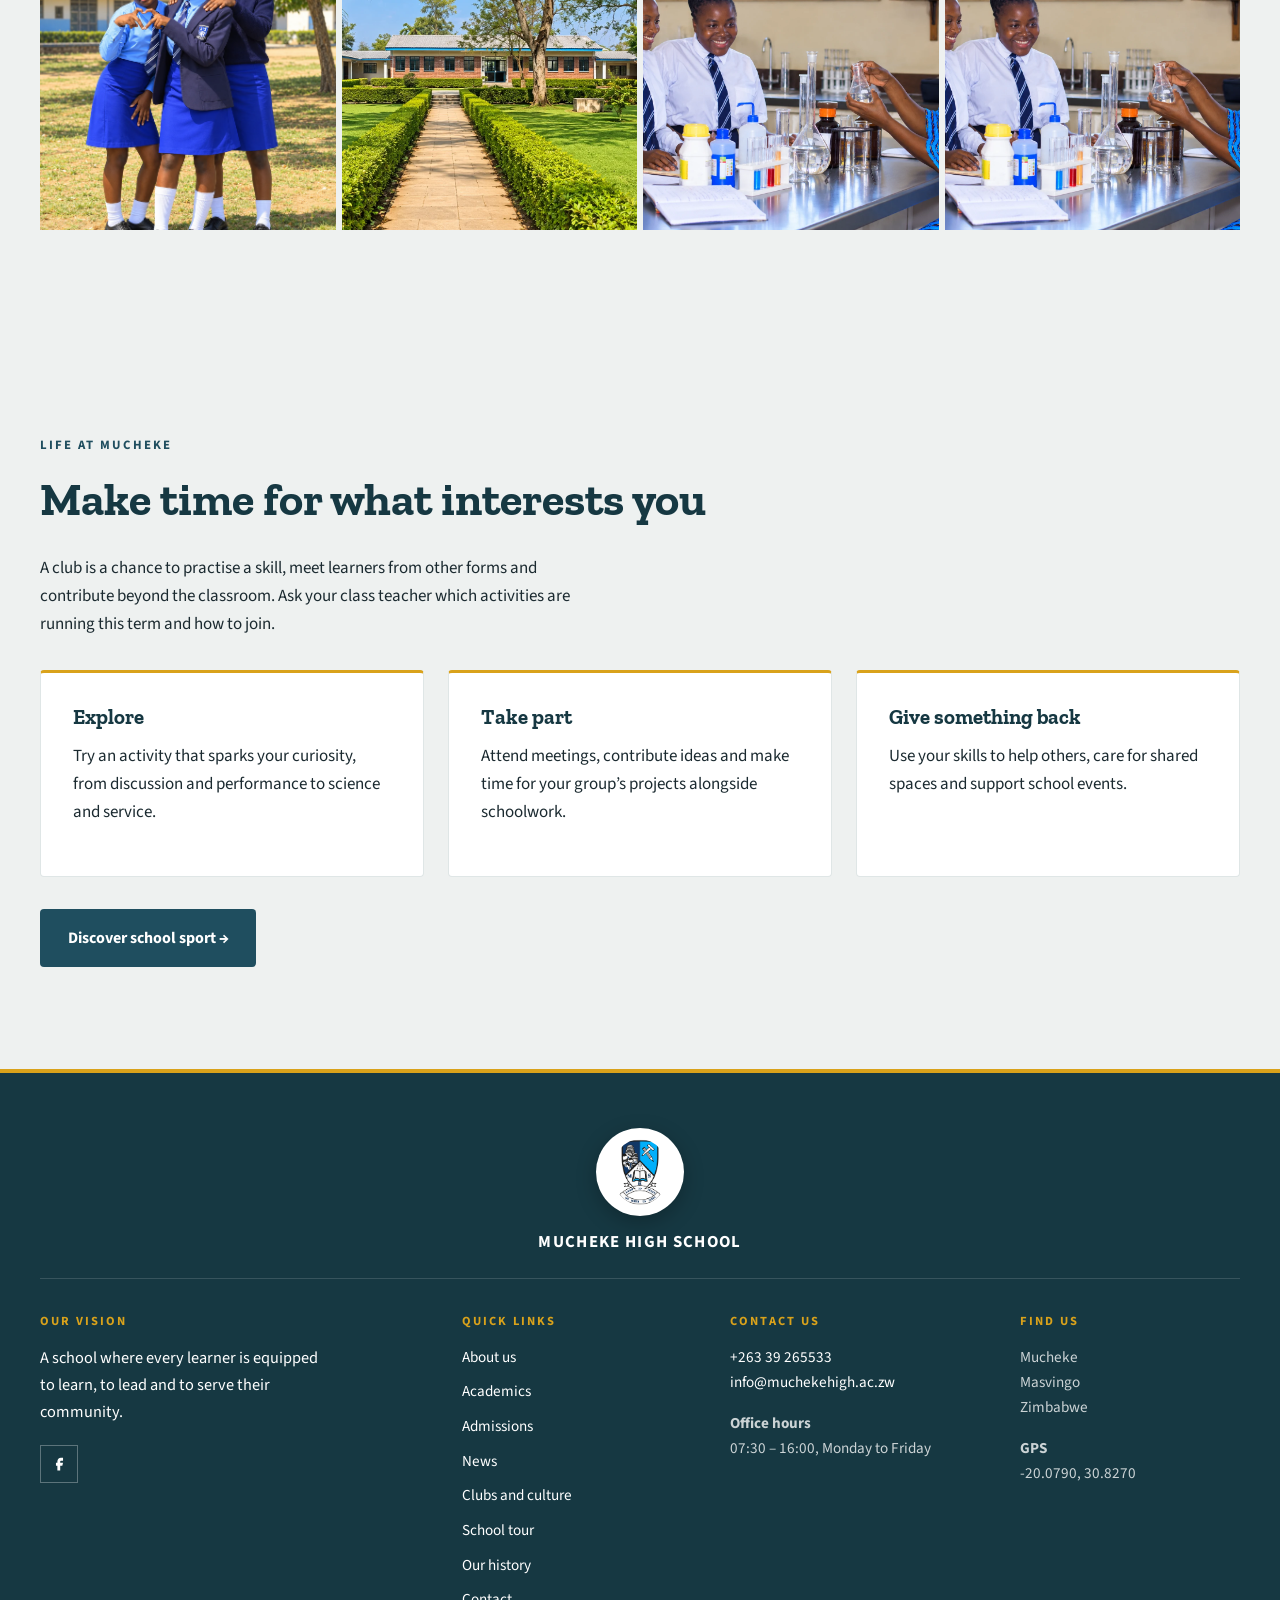
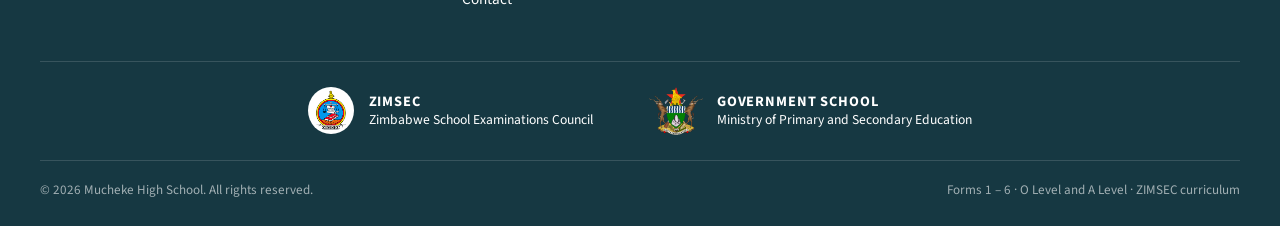
<file: pages/clubs.html>
<!DOCTYPE html>
<html lang="en">
<head>
  <meta charset="UTF-8">
  <meta name="viewport" content="width=device-width, initial-scale=1">
  <title>Clubs and culture | Mucheke High School</title>
  <meta name="description" content="Clubs, culture and service at Mucheke High School.">
  <link rel="icon" href="../assets/images/mucheke-crest-navy-icon.png" type="image/png">
  <link rel="preconnect" href="https://fonts.googleapis.com">
  <link rel="preconnect" href="https://fonts.gstatic.com" crossorigin>
  <link href="https://fonts.googleapis.com/css2?family=Source+Sans+3:wght@400;600;700&family=Zilla+Slab:wght@400;600;700&display=swap" rel="stylesheet">
  <link rel="stylesheet" href="../assets/css/base.css">
  <link rel="stylesheet" href="../assets/css/layout.css">
  <link rel="stylesheet" href="../assets/css/components.css">
  <link rel="stylesheet" href="../assets/css/pages.css">
</head>
<body data-root="../" data-page="life">
  <div id="header-slot"></div>

  <main id="main">
    <section class="page-hero">
      <img src="../assets/images/school/science.webp" alt="Students taking part in a laboratory lesson">
      <div class="container">
        <p class="breadcrumb"><a href="../index.html">Home</a> / Student life / Clubs and culture</p>
        <h1>Clubs and culture</h1>
        <p>Clubs help students find their voice and serve others.</p>
      </div>
    </section>
    <div class="wall-band" aria-hidden="true"></div>

    <section class="section">
      <div class="container">
        <h2>Clubs</h2>
        <div class="info-grid">
          <div class="info-card"><h3>Debate and public speaking</h3><p>Students argue ideas and compete with other schools.</p></div>
          <div class="info-card"><h3>Drama and traditional dance</h3><p>Performances at school events and arts competitions.</p></div>
          <div class="info-card"><h3>Science and ICT club</h3><p>Projects, experiments and science fair entries.</p></div>
          <div class="info-card"><h3>Environment club</h3><p>Caring for the school grounds and the Mucheke River area.</p></div>
          <div class="info-card"><h3>Choir</h3><p>Singing at assemblies, prize giving and competitions.</p></div>
          <div class="info-card"><h3>Christian and scripture unions</h3><p>Weekly meetings for students who wish to join.</p></div>
        </div>
      </div>
    </section>
    <section class="section section--stone">
      <div class="container">
        <h2>Student life</h2>
        <p class="image-credit">Explore the classrooms, shared spaces and everyday moments of school life.</p>
        <div class="gallery">
          <button type="button"><img src="../assets/images/school/friends.webp" alt="Students together in the school grounds" loading="lazy"></button>
          <button type="button"><img src="../assets/images/school/campus.webp" alt="School courtyard and landscaped gardens" loading="lazy"></button>
          <button type="button"><img src="../assets/images/school/science.webp" alt="Students taking part in a laboratory lesson" loading="lazy"></button>
          <button type="button"><img src="../assets/images/school/science.webp" alt="Students taking part in a laboratory lesson" loading="lazy"></button>
        </div>
      </div>
    </section>

<section class="section section--stone"><div class="container"><p class="page-eyebrow">Life at Mucheke</p><h2>Make time for what interests you</h2><p>A club is a chance to practise a skill, meet learners from other forms and contribute beyond the classroom. Ask your class teacher which activities are running this term and how to join.</p><div class="info-grid"><article class="info-card"><h3>Explore</h3><p>Try an activity that sparks your curiosity, from discussion and performance to science and service.</p></article><article class="info-card"><h3>Take part</h3><p>Attend meetings, contribute ideas and make time for your group’s projects alongside schoolwork.</p></article><article class="info-card"><h3>Give something back</h3><p>Use your skills to help others, care for shared spaces and support school events.</p></article></div><a class="btn btn--river" href="sport.html">Discover school sport →</a></div></section>
  </main>

  <div id="footer-slot"></div>

  <script src="../assets/js/data/site.js"></script>
  <script src="../assets/js/data/news.js"></script>
  <script src="../assets/js/components.js"></script>
  <script src="../assets/js/main.js"></script>
</body>
</html>
</file>
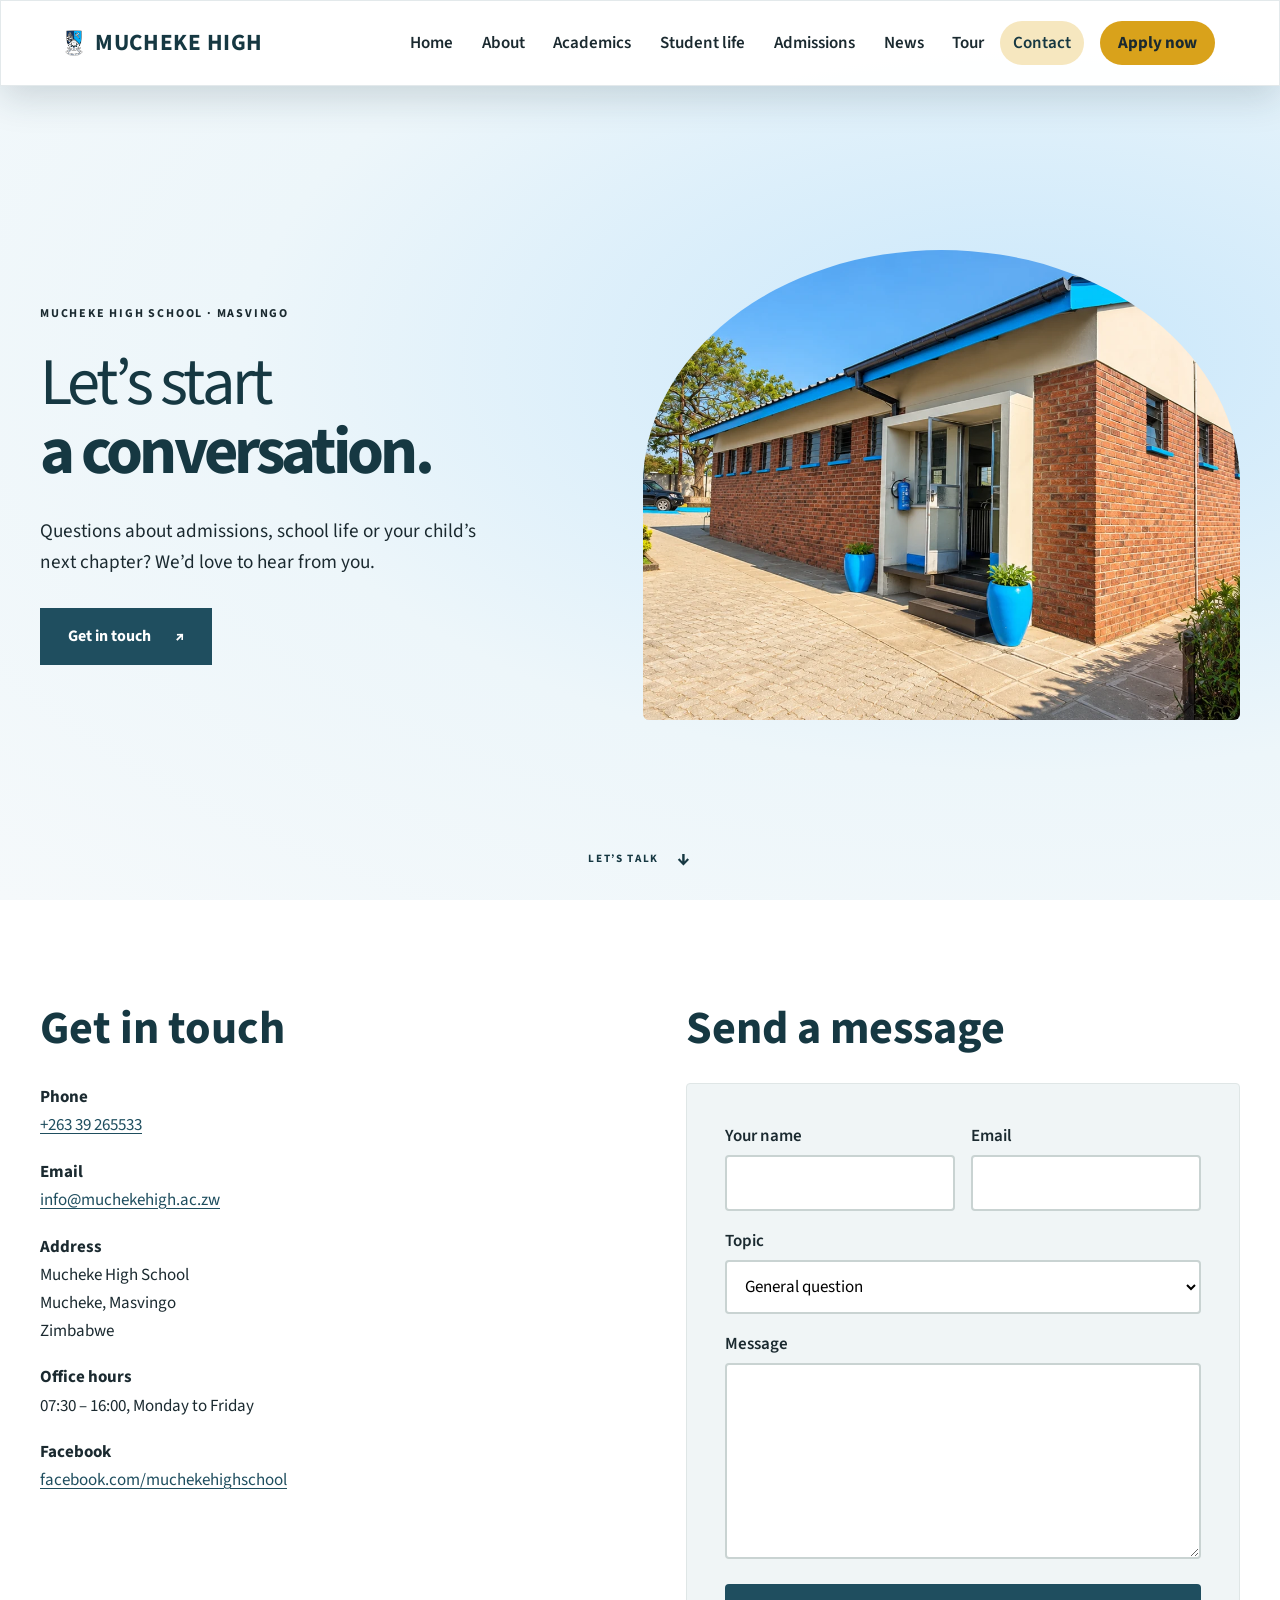
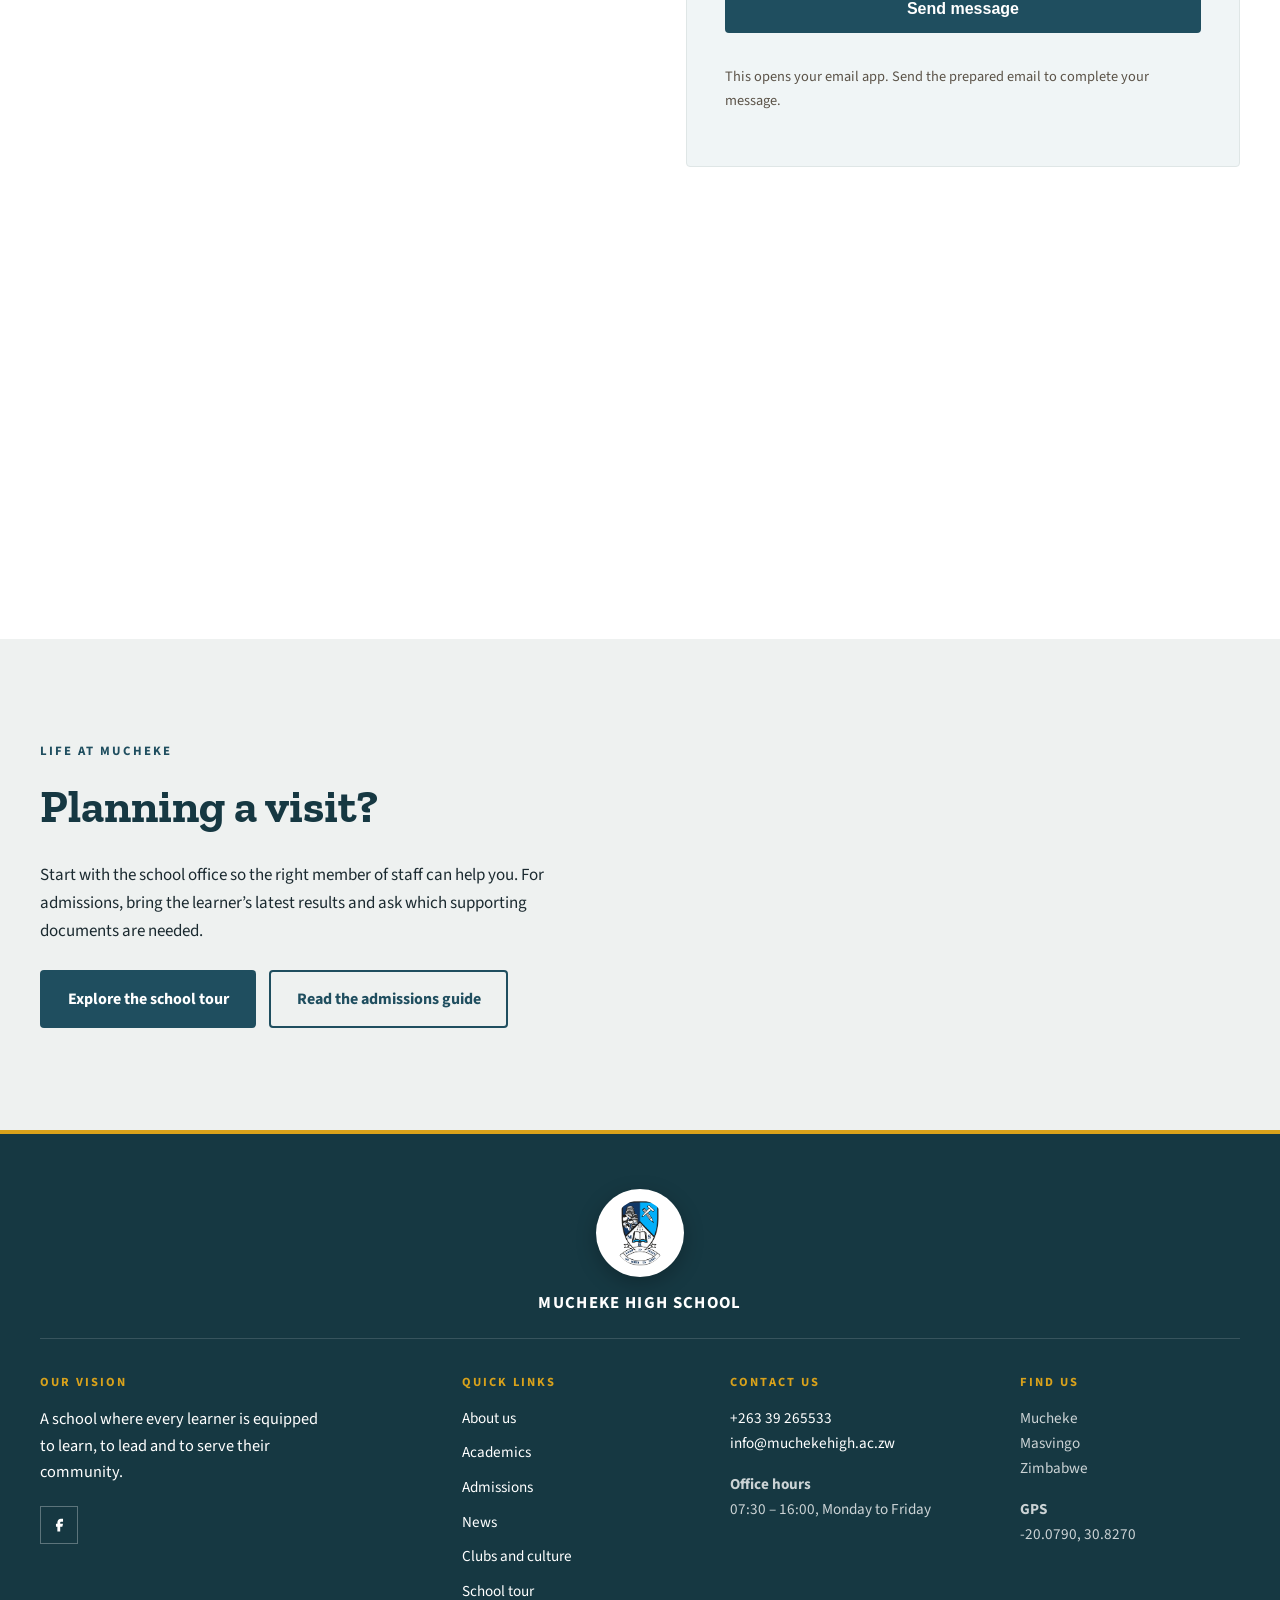
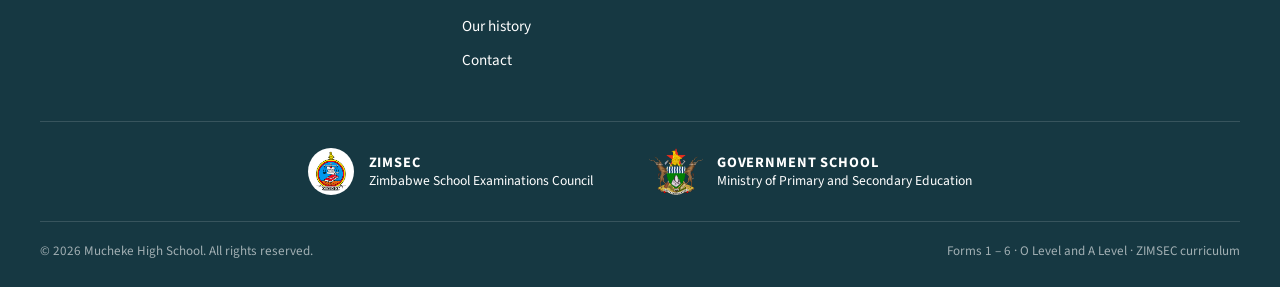
<file: pages/contact.html>
<!DOCTYPE html>
<html lang="en">
<head>
  <meta charset="UTF-8">
  <meta name="viewport" content="width=device-width, initial-scale=1">
  <title>Contact | Mucheke High School</title>
  <meta name="description" content="Contact Mucheke High School in Masvingo, Zimbabwe.">
  <link rel="icon" href="../assets/images/mucheke-crest-navy-icon.png" type="image/png">
  <link rel="preconnect" href="https://fonts.googleapis.com">
  <link rel="preconnect" href="https://fonts.gstatic.com" crossorigin>
  <link href="https://fonts.googleapis.com/css2?family=Source+Sans+3:wght@400;600;700&family=Zilla+Slab:wght@400;600;700&display=swap" rel="stylesheet">
  <link rel="stylesheet" href="../assets/css/base.css">
  <link rel="stylesheet" href="../assets/css/layout.css">
  <link rel="stylesheet" href="../assets/css/components.css">
  <link rel="stylesheet" href="../assets/css/contact.css">
  <link rel="stylesheet" href="../assets/css/pages.css">
</head>
<body data-root="../" data-page="contact">
  <div id="header-slot"></div>

  <main id="main">
    <section class="contact-hero" aria-labelledby="contact-title">
      <div class="container contact-hero__layout">
        <div class="contact-hero__copy">
          <p class="contact-hero__eyebrow">MUCHEKE HIGH SCHOOL · MASVINGO</p>
          <h1 id="contact-title">Let’s start<br><strong>a conversation.</strong></h1>
          <p>Questions about admissions, school life or your child’s next chapter? We’d love to hear from you.</p>
          <a class="btn btn--river" href="#contact-details">Get in touch <span aria-hidden="true">↗</span></a>
        </div>
        <div class="contact-hero__art"><img src="../assets/images/school/office.webp" alt="Brick school office building with blue accents" width="1193" height="1303"></div>
      </div>
      <a class="contact-hero__scroll" href="#contact-details">LET’S TALK <span aria-hidden="true">↓</span></a>
    </section>

    <section class="section contact-details" id="contact-details">
      <div class="container split" style="align-items:start">
        <div>
          <h2>Get in touch</h2>
          <p><strong>Phone</strong><br><a href="tel:+26339265533">+263 39 265533</a></p>
          <p><strong>Email</strong><br><a href="mailto:info@muchekehigh.ac.zw">info@muchekehigh.ac.zw</a></p>
          <p><strong>Address</strong><br>Mucheke High School<br>Mucheke, Masvingo<br>Zimbabwe</p>
          <p><strong>Office hours</strong><br>07:30 – 16:00, Monday to Friday</p>
          <p><strong>Facebook</strong><br><a href="https://www.facebook.com/muchekehighschool/" target="_blank" rel="noopener">facebook.com/muchekehighschool</a></p>
        </div>
        <div>
          <h2>Send a message</h2>
          <form class="form" data-check data-subject="Website message" novalidate>
            <div class="form__row">
              <div><label for="c-name">Your name</label><input id="c-name" name="Name" required><p class="error">Please enter your name.</p></div>
              <div><label for="c-email">Email</label><input id="c-email" name="Email" type="email" required><p class="error">Please enter a valid email.</p></div>
            </div>
            <div><label for="c-topic">Topic</label>
              <select id="c-topic" name="Topic"><option>General question</option><option>Admissions</option><option>Fees</option><option>Former students</option></select></div>
            <div><label for="c-msg">Message</label><textarea id="c-msg" name="Message" rows="6" required></textarea><p class="error">Please write a message.</p></div>
            <button class="btn btn--river" type="submit">Send message</button>
            <p class="form-status" role="status"></p>
          <p class="form-note">This opens your email app. Send the prepared email to complete your message.</p></form>
        </div>
      </div>
    </section>
    <section aria-label="Map">
      <iframe class="map-frame" title="Map of Mucheke, Masvingo" loading="lazy"
        src="https://www.google.com/maps?q=Mucheke+High+School,+Masvingo,+Zimbabwe&output=embed"></iframe>
    </section>

<section class="section section--stone"><div class="container"><p class="page-eyebrow">Life at Mucheke</p><h2>Planning a visit?</h2><p>Start with the school office so the right member of staff can help you. For admissions, bring the learner’s latest results and ask which supporting documents are needed.</p><div class="btn-row"><a class="btn btn--river" href="tour.html">Explore the school tour</a><a class="btn btn--outline-dark" href="admissions.html">Read the admissions guide</a></div></div></section>
  </main>

  <div id="footer-slot"></div>

  <script src="../assets/js/data/site.js"></script>
  <script src="../assets/js/data/news.js"></script>
  <script src="../assets/js/components.js"></script>
  <script src="../assets/js/main.js"></script>
</body>
</html>
</file>
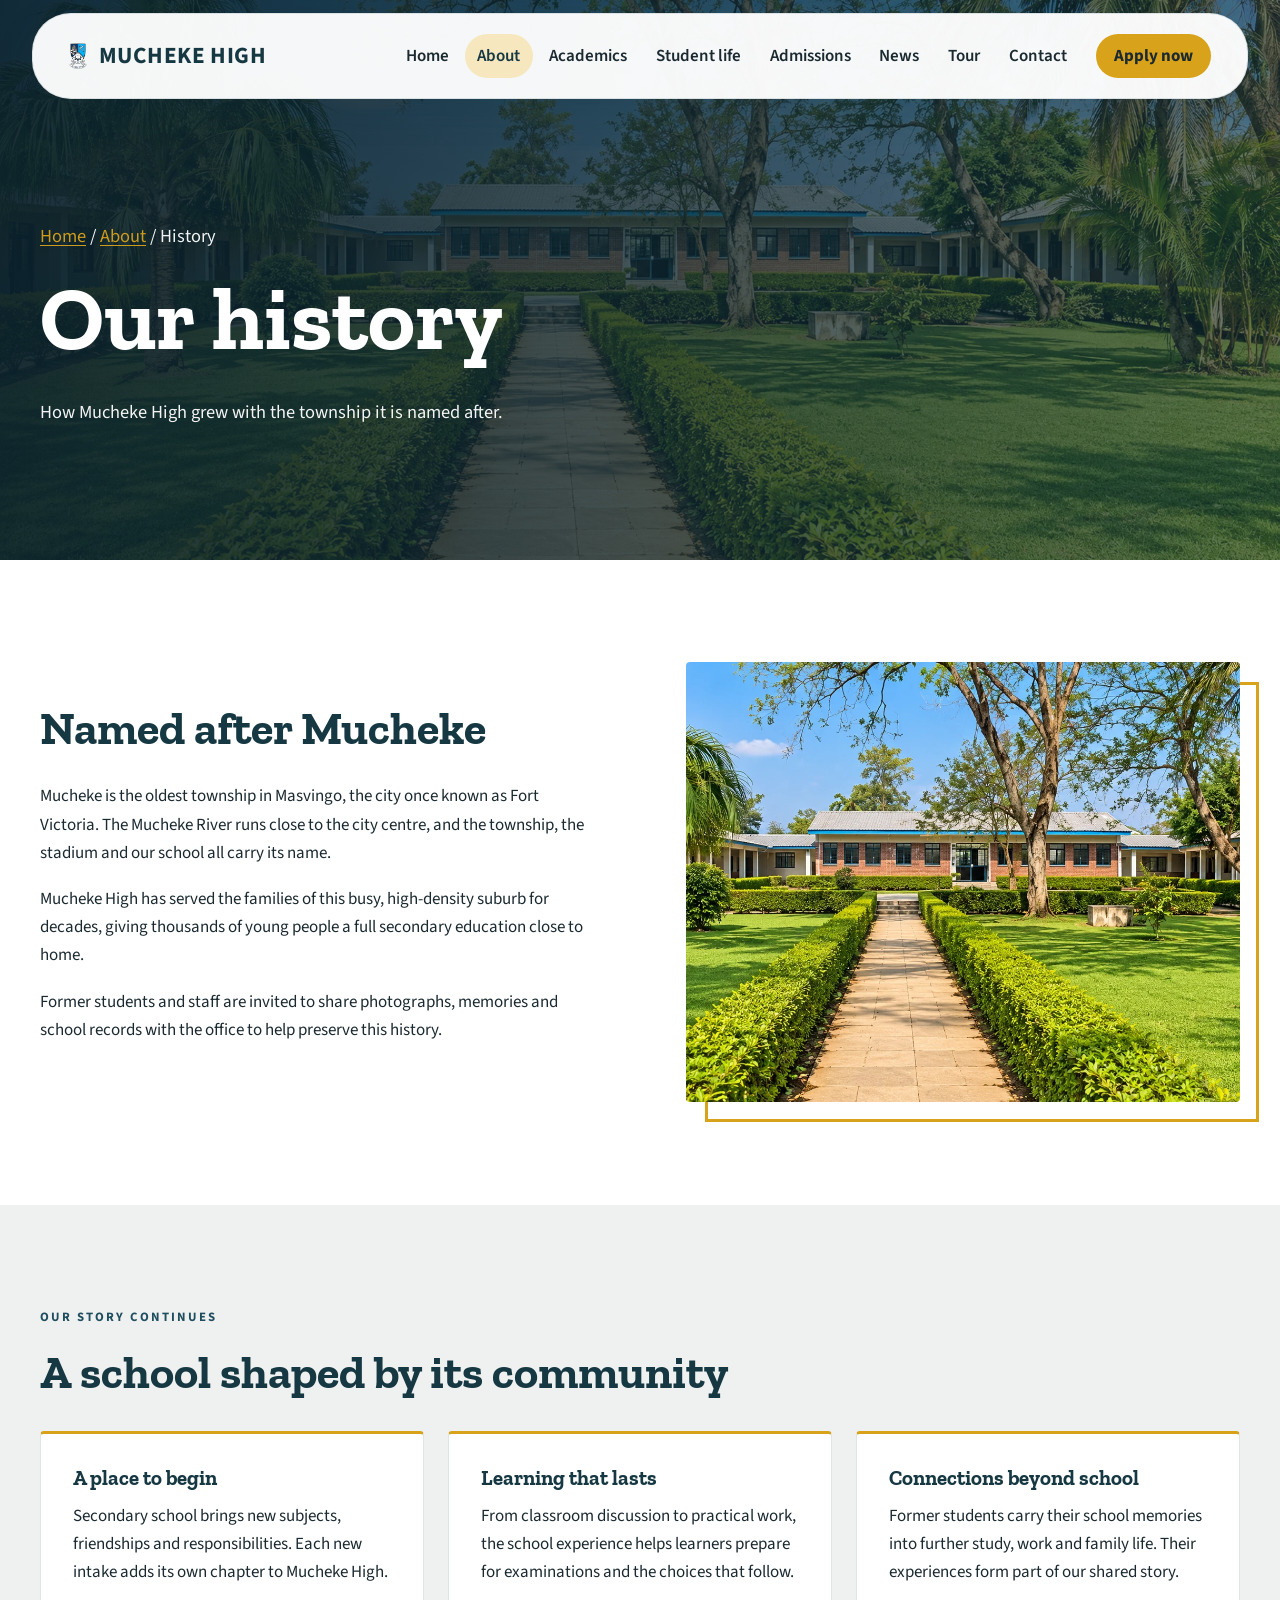
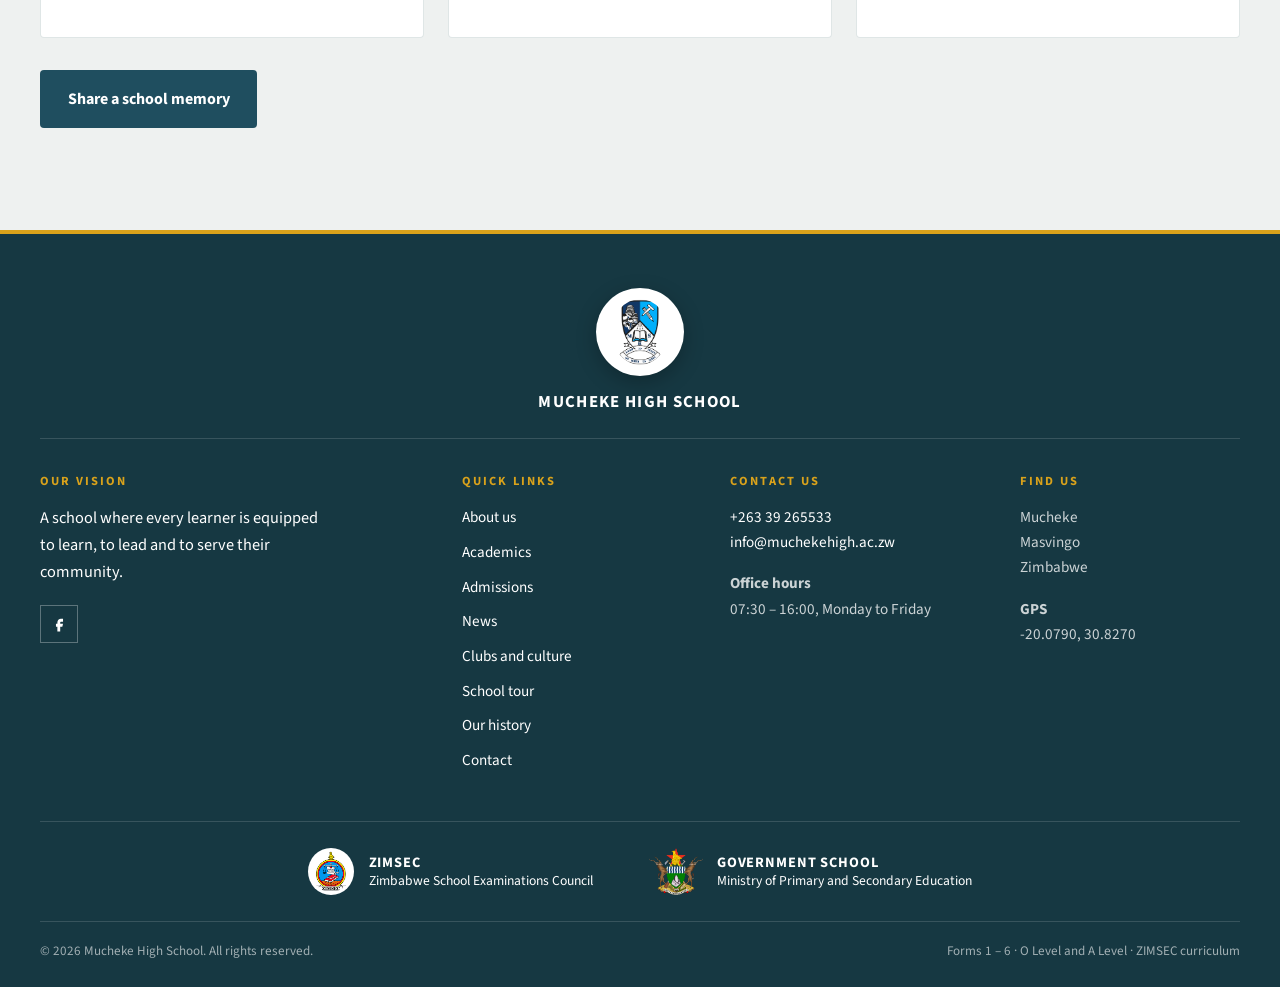
<file: pages/history.html>
<!DOCTYPE html>
<html lang="en">
<head>
  <meta charset="UTF-8">
  <meta name="viewport" content="width=device-width, initial-scale=1">
  <title>History | Mucheke High School</title>
  <meta name="description" content="The history of Mucheke High School in Masvingo, Zimbabwe.">
  <link rel="icon" href="../assets/images/mucheke-crest-navy-icon.png" type="image/png">
  <link rel="preconnect" href="https://fonts.googleapis.com">
  <link rel="preconnect" href="https://fonts.gstatic.com" crossorigin>
  <link href="https://fonts.googleapis.com/css2?family=Source+Sans+3:wght@400;600;700&family=Zilla+Slab:wght@400;600;700&display=swap" rel="stylesheet">
  <link rel="stylesheet" href="../assets/css/base.css">
  <link rel="stylesheet" href="../assets/css/layout.css">
  <link rel="stylesheet" href="../assets/css/components.css">
  <link rel="stylesheet" href="../assets/css/pages.css">
</head>
<body data-root="../" data-page="about">
  <div id="header-slot"></div>

  <main id="main">
    <section class="page-hero">
      <img src="../assets/images/school/campus.webp" alt="School courtyard and landscaped gardens">
      <div class="container">
        <p class="breadcrumb"><a href="../index.html">Home</a> / <a href="about.html">About</a> / History</p>
        <h1>Our history</h1>
        <p>How Mucheke High grew with the township it is named after.</p>
      </div>
    </section>
    <div class="wall-band" aria-hidden="true"></div>

    <section class="section">
      <div class="container split">
        <div>
          <h2>Named after Mucheke</h2>
          <p>Mucheke is the oldest township in Masvingo, the city once known as Fort Victoria. The Mucheke River runs close to the city centre, and the township, the stadium and our school all carry its name.</p>
          <p>Mucheke High has served the families of this busy, high-density suburb for decades, giving thousands of young people a full secondary education close to home.</p>
          <p>Former students and staff are invited to share photographs, memories and school records with the office to help preserve this history.</p>
        </div>
        <div class="split__img"><img src="../assets/images/school/campus.webp" alt="School courtyard and landscaped gardens"></div>
      </div>
    </section>

    <section class="section section--stone">
      <div class="container">
        <p class="page-eyebrow">Our story continues</p><h2>A school shaped by its community</h2>
        <div class="info-grid"><article class="info-card"><h3>A place to begin</h3><p>Secondary school brings new subjects, friendships and responsibilities. Each new intake adds its own chapter to Mucheke High.</p></article><article class="info-card"><h3>Learning that lasts</h3><p>From classroom discussion to practical work, the school experience helps learners prepare for examinations and the choices that follow.</p></article><article class="info-card"><h3>Connections beyond school</h3><p>Former students carry their school memories into further study, work and family life. Their experiences form part of our shared story.</p></article></div>
        <a class="btn btn--river" href="contact.html">Share a school memory</a>
      </div>
    </section>

  </main>

  <div id="footer-slot"></div>

  <script src="../assets/js/data/site.js"></script>
  <script src="../assets/js/data/news.js"></script>
  <script src="../assets/js/components.js"></script>
  <script src="../assets/js/main.js"></script>
</body>
</html>
</file>
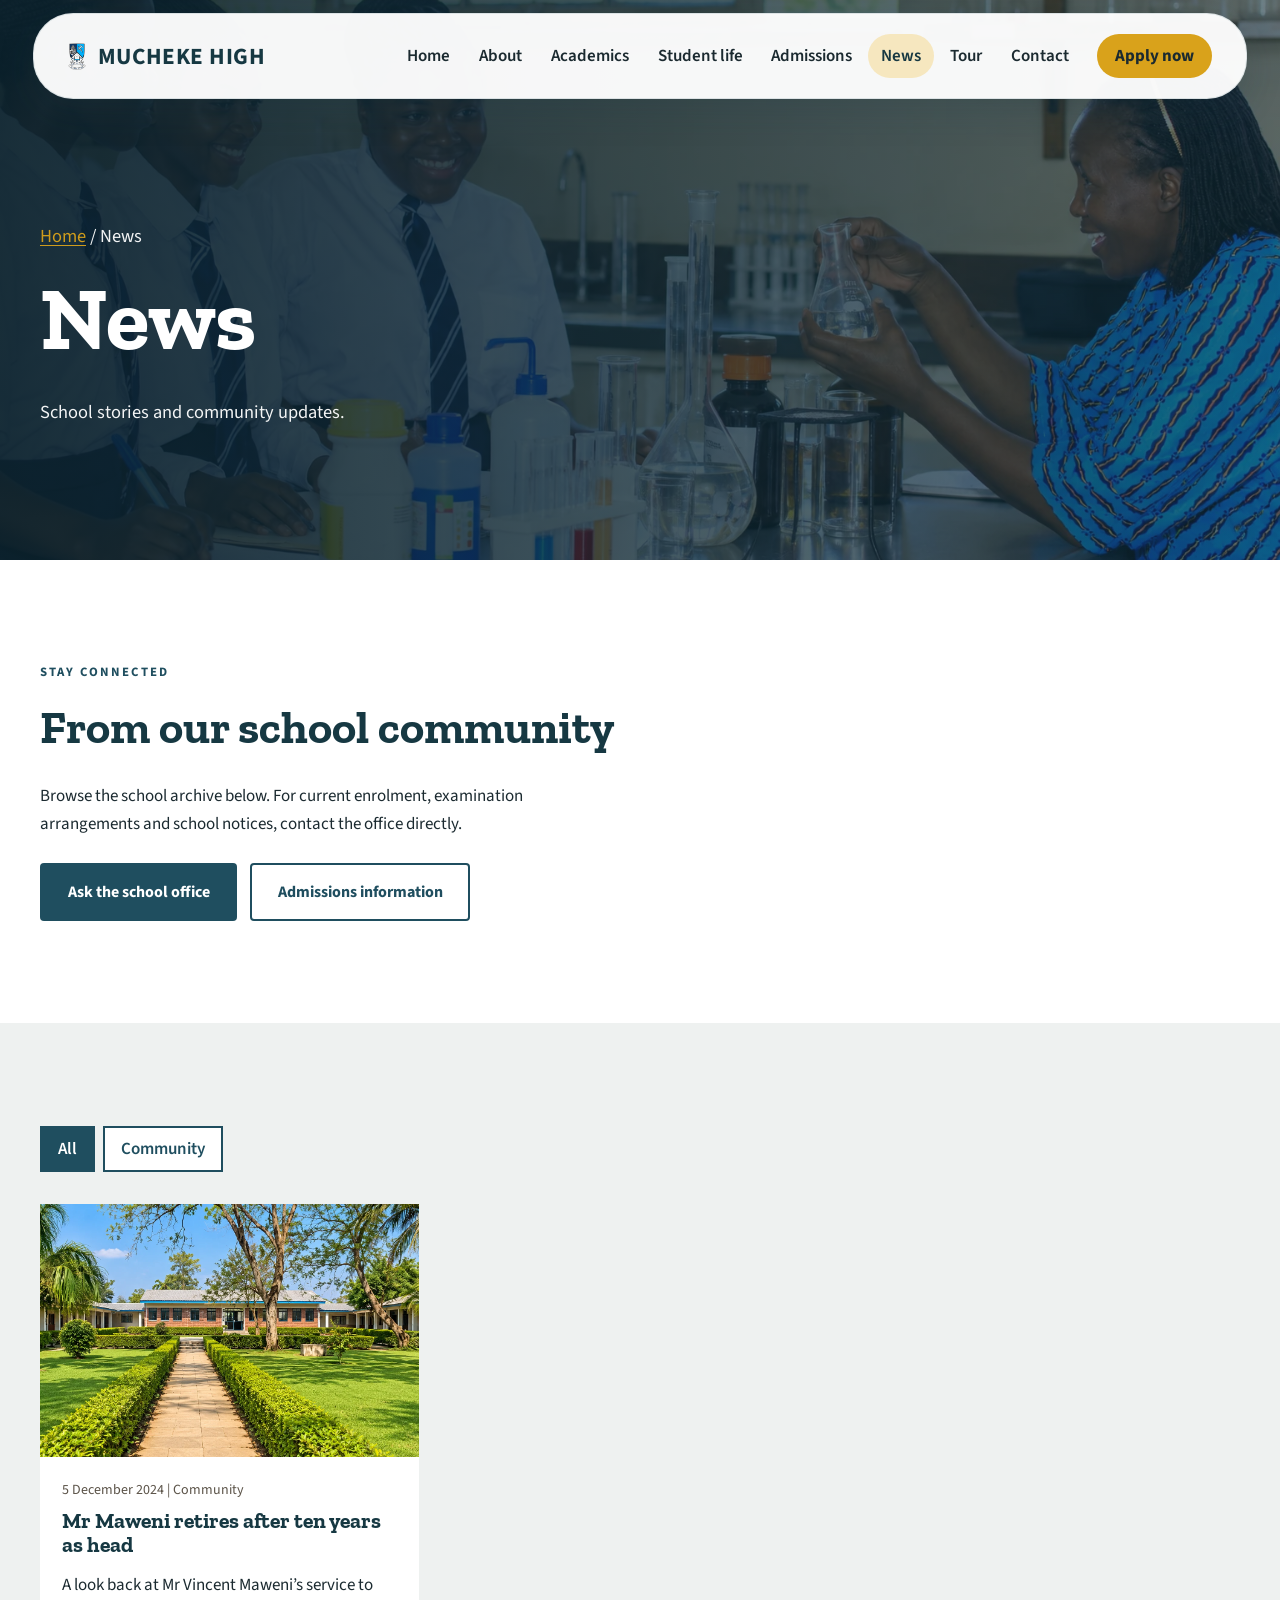
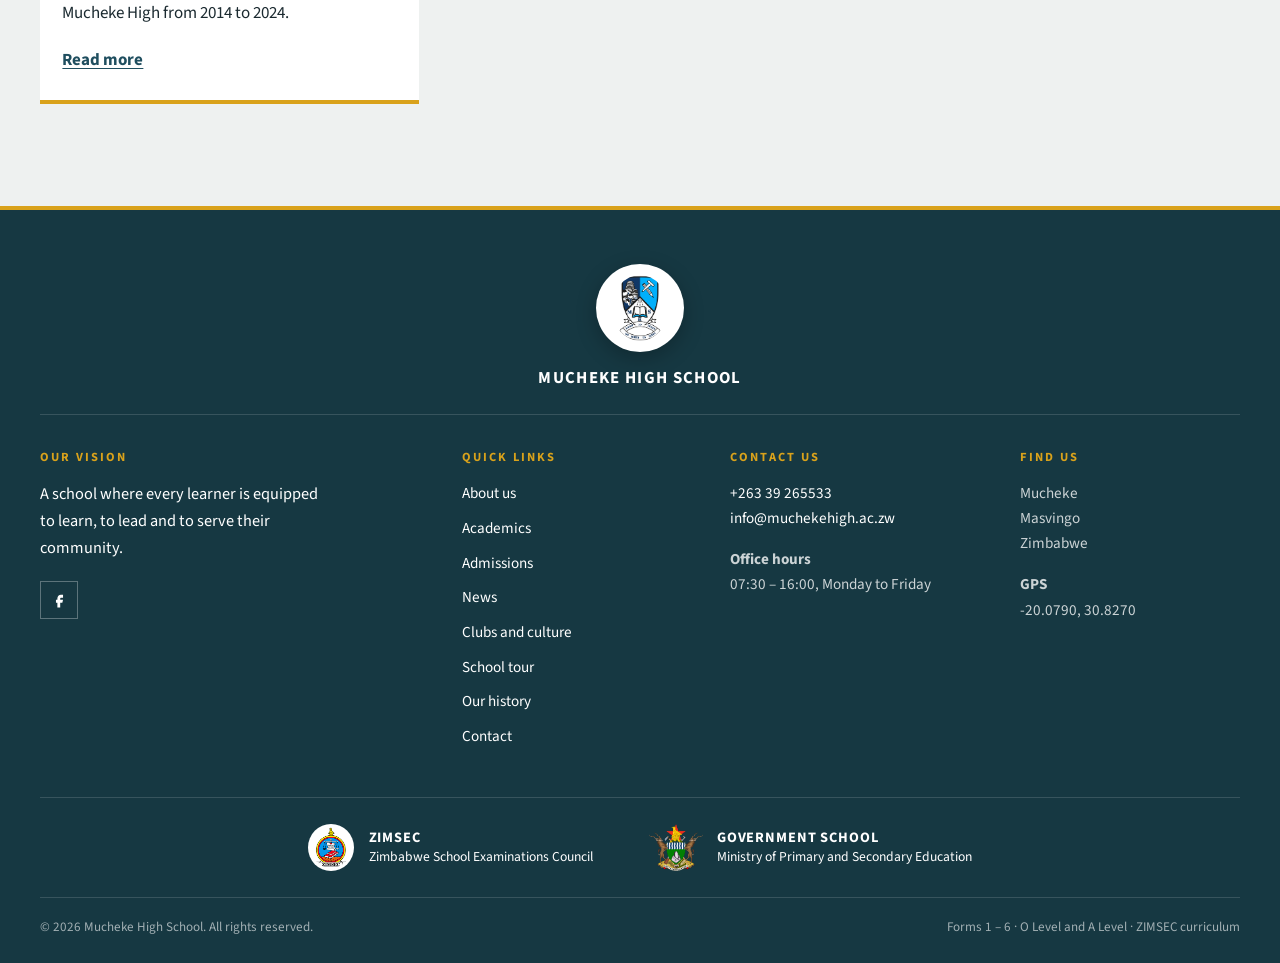
<file: pages/news.html>
<!DOCTYPE html>
<html lang="en">
<head>
  <meta charset="UTF-8">
  <meta name="viewport" content="width=device-width, initial-scale=1">
  <title>News | Mucheke High School</title>
  <meta name="description" content="Latest news from Mucheke High School.">
  <link rel="icon" href="../assets/images/mucheke-crest-navy-icon.png" type="image/png">
  <link rel="preconnect" href="https://fonts.googleapis.com">
  <link rel="preconnect" href="https://fonts.gstatic.com" crossorigin>
  <link href="https://fonts.googleapis.com/css2?family=Source+Sans+3:wght@400;600;700&family=Zilla+Slab:wght@400;600;700&display=swap" rel="stylesheet">
  <link rel="stylesheet" href="../assets/css/base.css">
  <link rel="stylesheet" href="../assets/css/layout.css">
  <link rel="stylesheet" href="../assets/css/components.css">
  <link rel="stylesheet" href="../assets/css/pages.css">
</head>
<body data-root="../" data-page="news">
  <div id="header-slot"></div>

  <main id="main">
    <section class="page-hero">
      <img src="../assets/images/school/science.webp" alt="Students taking part in a laboratory lesson">
      <div class="container">
        <p class="breadcrumb"><a href="../index.html">Home</a> / News</p>
        <h1>News</h1>
        <p>School stories and community updates.</p>
      </div>
    </section>
    <div class="wall-band" aria-hidden="true"></div>

    <section class="section"><div class="container"><p class="page-eyebrow">Stay connected</p><h2>From our school community</h2><p>Browse the school archive below. For current enrolment, examination arrangements and school notices, contact the office directly.</p><div class="btn-row"><a class="btn btn--river" href="contact.html">Ask the school office</a><a class="btn btn--outline-dark" href="admissions.html">Admissions information</a></div></div></section>
    <section class="section section--stone">
      <div class="container">
        <article id="news-story" hidden style="max-width:780px"></article>
        <div id="news-browse">
          <div class="filters" id="news-filters" aria-label="Filter news"></div>
          <div class="news-grid" id="news-list"></div>
        </div>
      </div>
    </section>

  </main>

  <div id="footer-slot"></div>

  <script src="../assets/js/data/site.js"></script>
  <script src="../assets/js/data/news.js"></script>
  <script src="../assets/js/components.js"></script>
  <script src="../assets/js/main.js"></script>
</body>
</html>
</file>
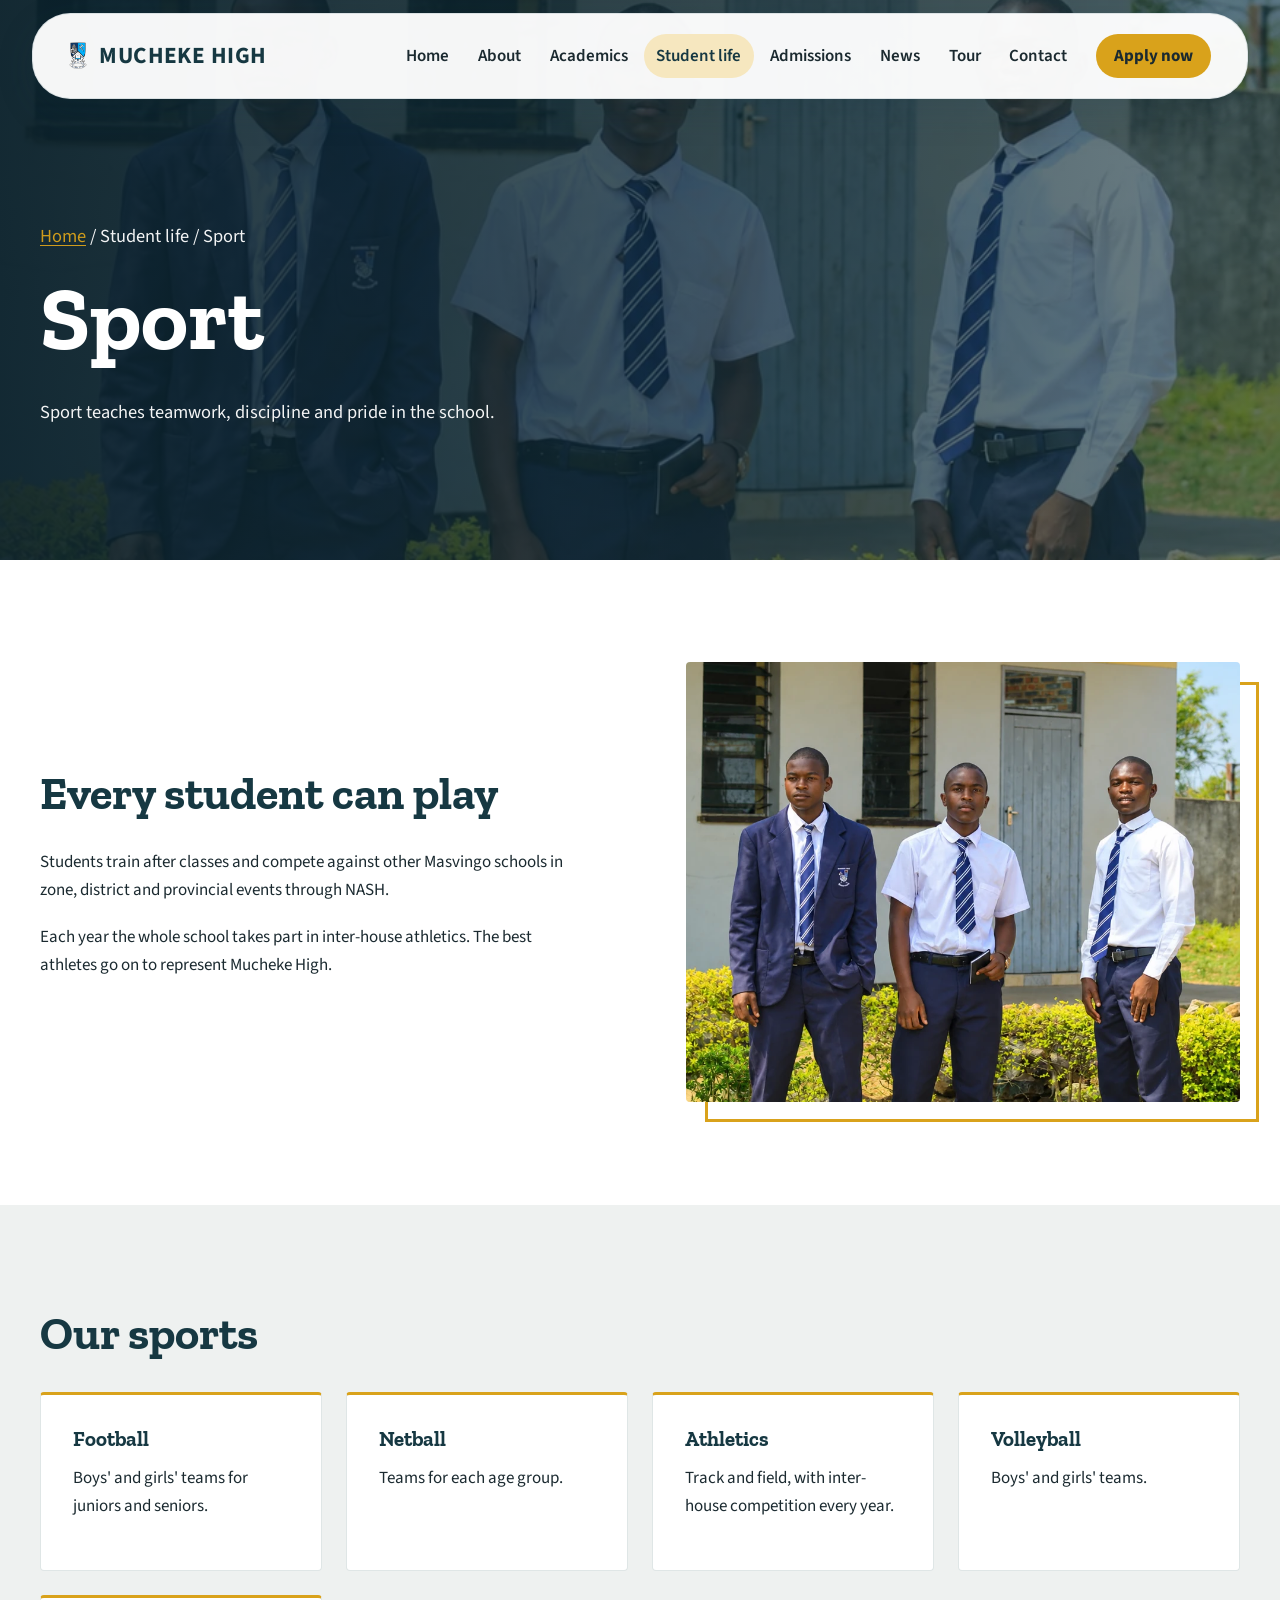
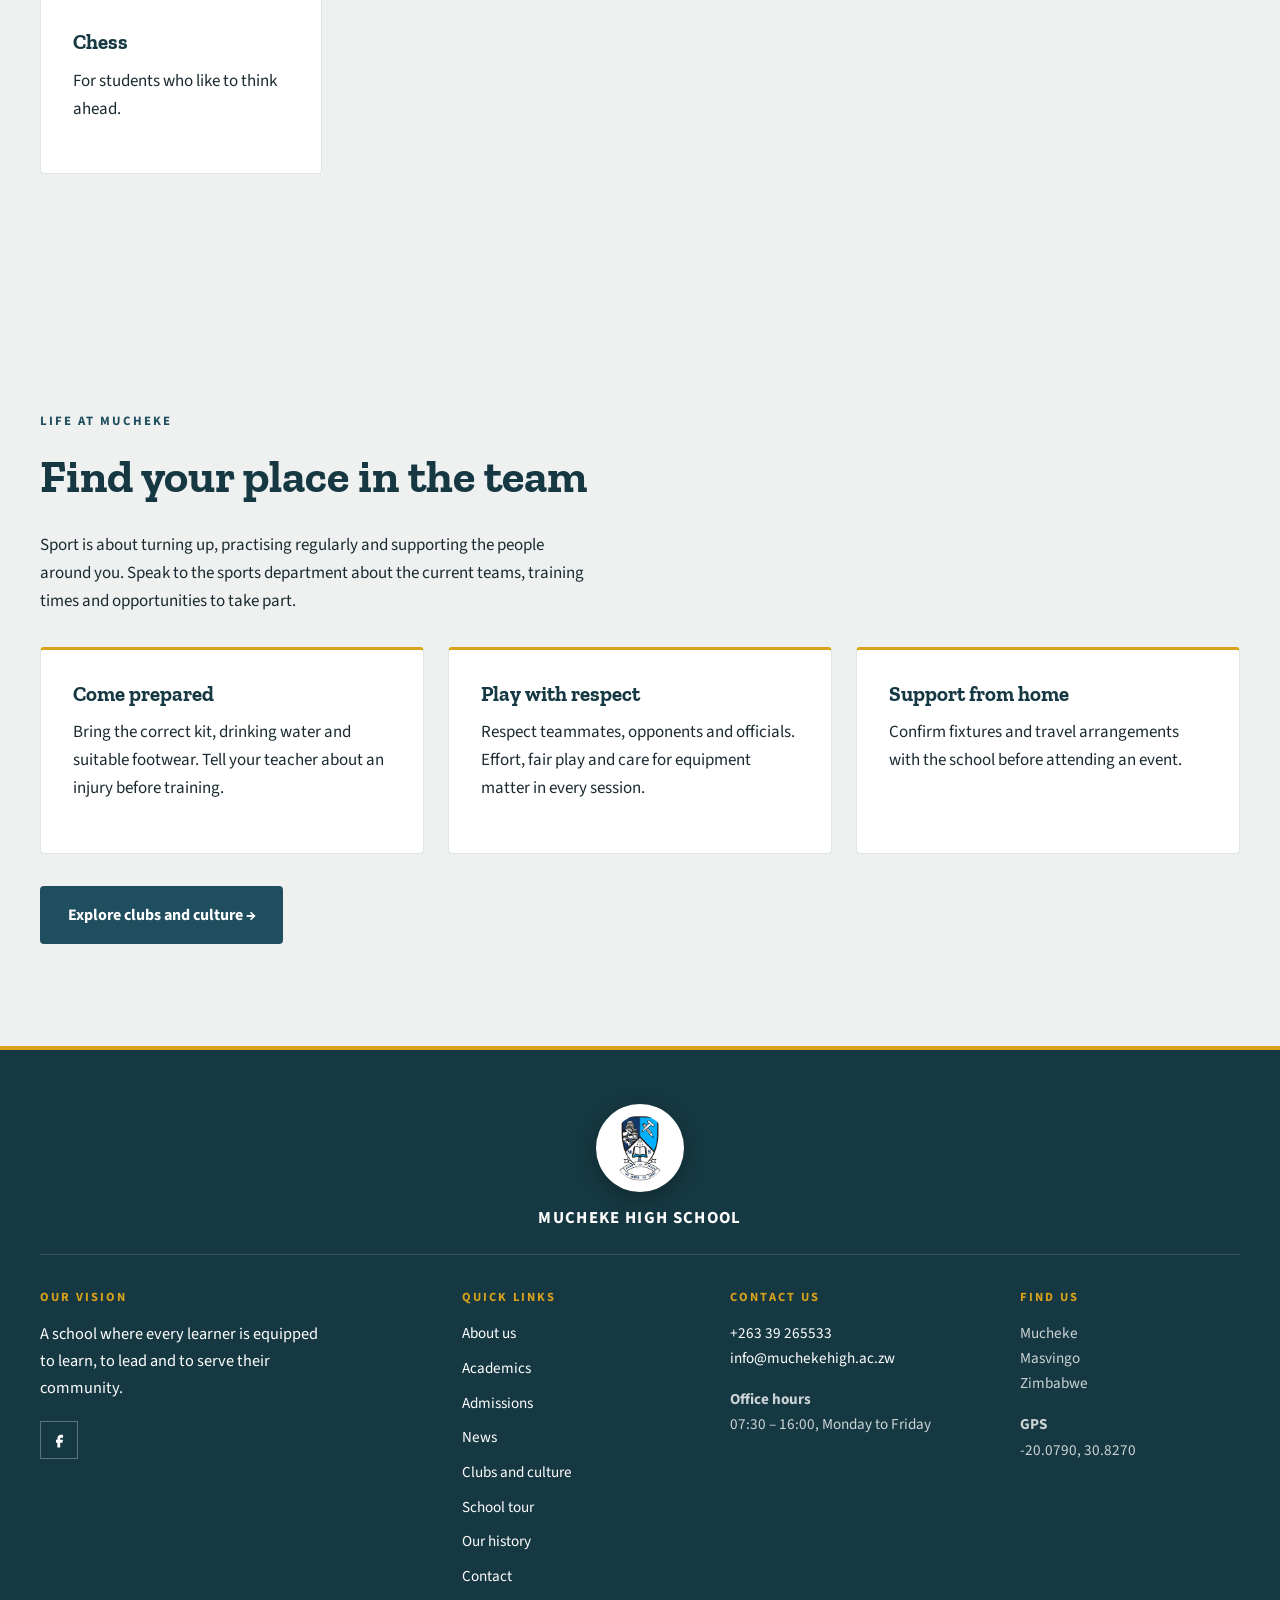
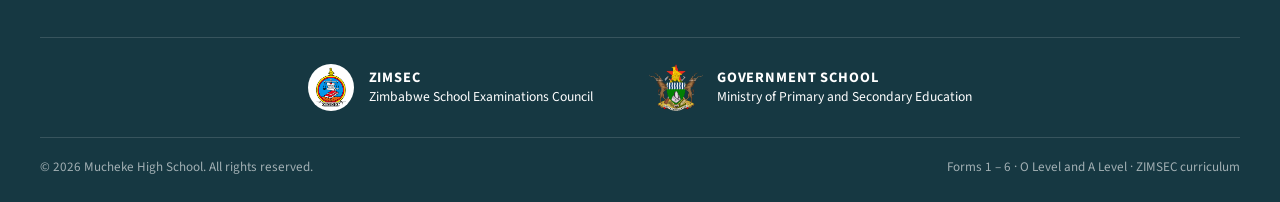
<file: pages/sport.html>
<!DOCTYPE html>
<html lang="en">
<head>
  <meta charset="UTF-8">
  <meta name="viewport" content="width=device-width, initial-scale=1">
  <title>Sport | Mucheke High School</title>
  <meta name="description" content="Sport at Mucheke High School, Masvingo.">
  <link rel="icon" href="../assets/images/mucheke-crest-navy-icon.png" type="image/png">
  <link rel="preconnect" href="https://fonts.googleapis.com">
  <link rel="preconnect" href="https://fonts.gstatic.com" crossorigin>
  <link href="https://fonts.googleapis.com/css2?family=Source+Sans+3:wght@400;600;700&family=Zilla+Slab:wght@400;600;700&display=swap" rel="stylesheet">
  <link rel="stylesheet" href="../assets/css/base.css">
  <link rel="stylesheet" href="../assets/css/layout.css">
  <link rel="stylesheet" href="../assets/css/components.css">
  <link rel="stylesheet" href="../assets/css/pages.css">
</head>
<body data-root="../" data-page="life">
  <div id="header-slot"></div>

  <main id="main">
    <section class="page-hero">
      <img src="../assets/images/school/grounds.webp" alt="Students in the school grounds">
      <div class="container">
        <p class="breadcrumb"><a href="../index.html">Home</a> / Student life / Sport</p>
        <h1>Sport</h1>
        <p>Sport teaches teamwork, discipline and pride in the school.</p>
      </div>
    </section>
    <div class="wall-band" aria-hidden="true"></div>

    <section class="section">
      <div class="container split">
        <div>
          <h2>Every student can play</h2>
          <p>Students train after classes and compete against other Masvingo schools in zone, district and provincial events through NASH.</p>
          <p>Each year the whole school takes part in inter-house athletics. The best athletes go on to represent Mucheke High.</p>
        </div>
        <div class="split__img"><img src="../assets/images/school/grounds.webp" alt="Students in the school grounds"></div>
      </div>
    </section>
    <section class="section section--stone">
      <div class="container">
        <h2>Our sports</h2>
        <div class="info-grid">
          <div class="info-card"><h3>Football</h3><p>Boys' and girls' teams for juniors and seniors.</p></div>
          <div class="info-card"><h3>Netball</h3><p>Teams for each age group.</p></div>
          <div class="info-card"><h3>Athletics</h3><p>Track and field, with inter-house competition every year.</p></div>
          <div class="info-card"><h3>Volleyball</h3><p>Boys' and girls' teams.</p></div>
          <div class="info-card"><h3>Chess</h3><p>For students who like to think ahead.</p></div>
        </div>
      </div>
    </section>

<section class="section section--stone"><div class="container"><p class="page-eyebrow">Life at Mucheke</p><h2>Find your place in the team</h2><p>Sport is about turning up, practising regularly and supporting the people around you. Speak to the sports department about the current teams, training times and opportunities to take part.</p><div class="info-grid"><article class="info-card"><h3>Come prepared</h3><p>Bring the correct kit, drinking water and suitable footwear. Tell your teacher about an injury before training.</p></article><article class="info-card"><h3>Play with respect</h3><p>Respect teammates, opponents and officials. Effort, fair play and care for equipment matter in every session.</p></article><article class="info-card"><h3>Support from home</h3><p>Confirm fixtures and travel arrangements with the school before attending an event.</p></article></div><a class="btn btn--river" href="clubs.html">Explore clubs and culture →</a></div></section>
  </main>

  <div id="footer-slot"></div>

  <script src="../assets/js/data/site.js"></script>
  <script src="../assets/js/data/news.js"></script>
  <script src="../assets/js/components.js"></script>
  <script src="../assets/js/main.js"></script>
</body>
</html>
</file>
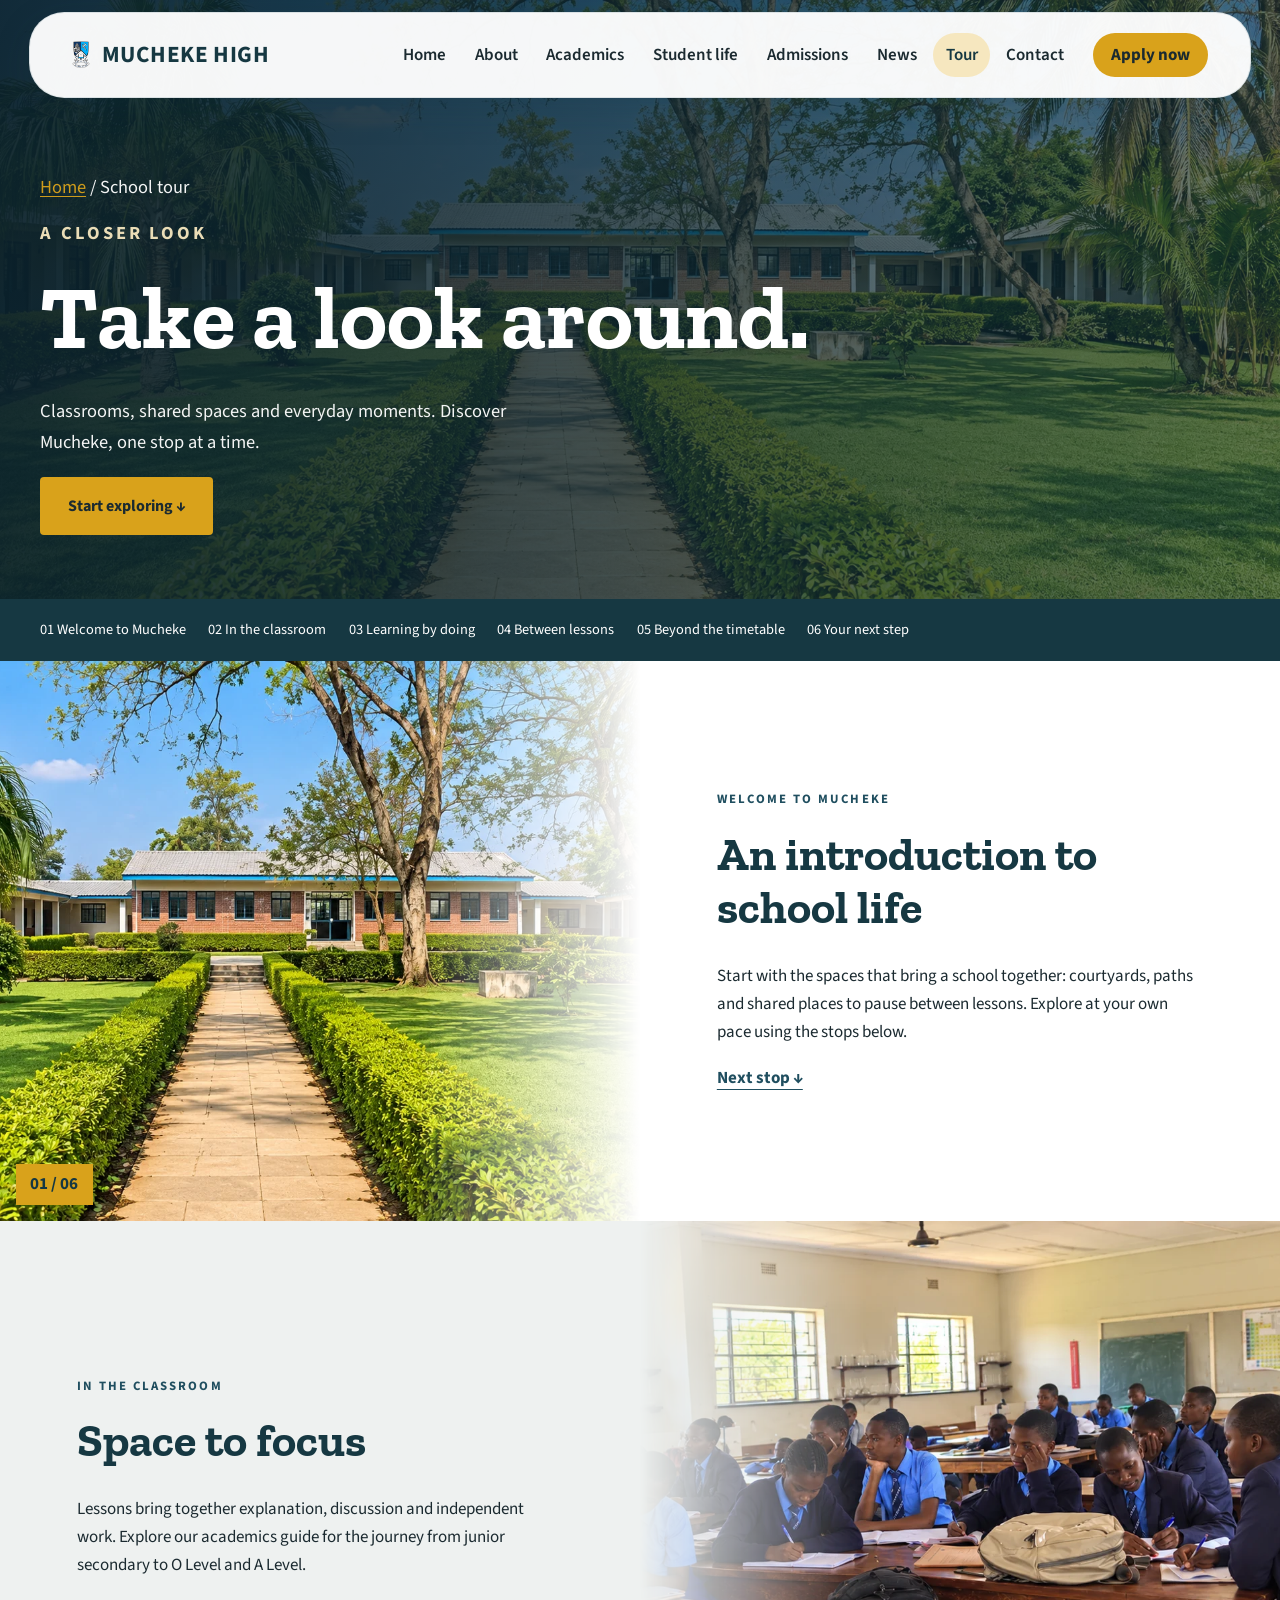
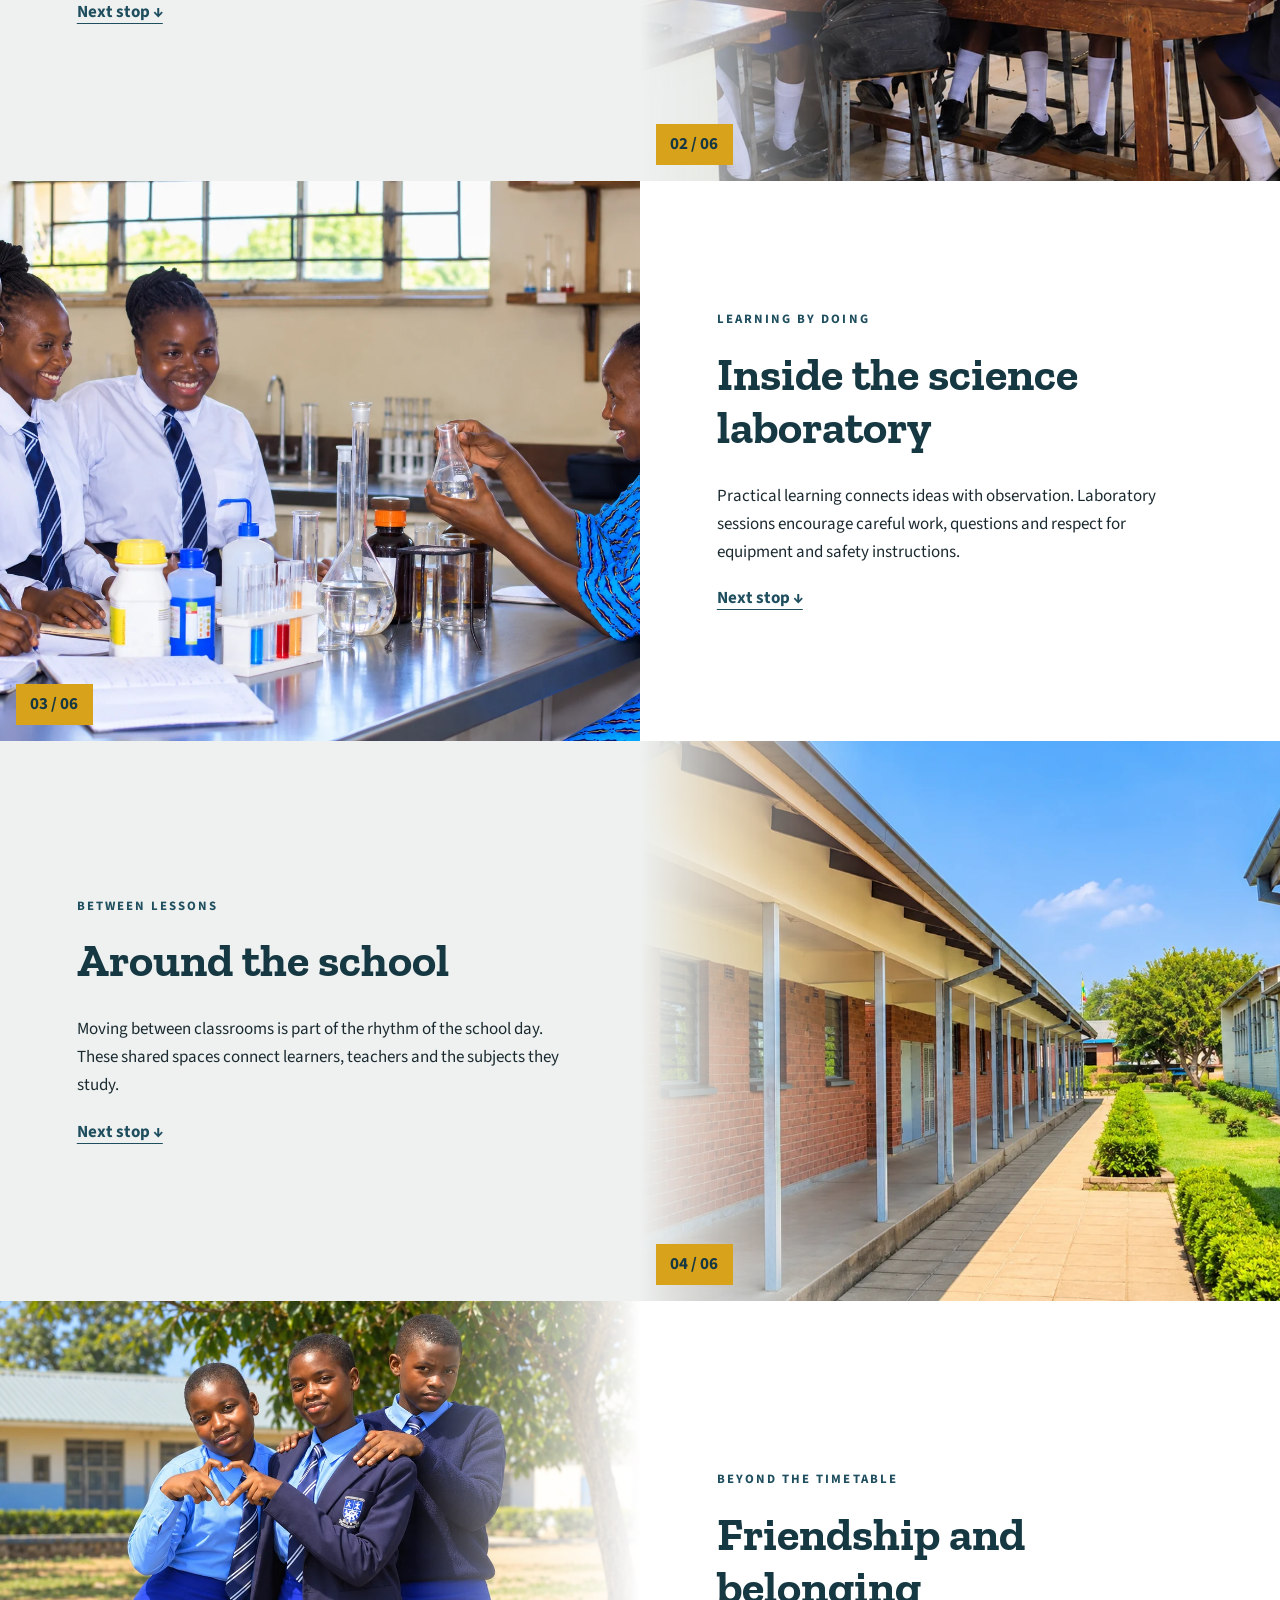
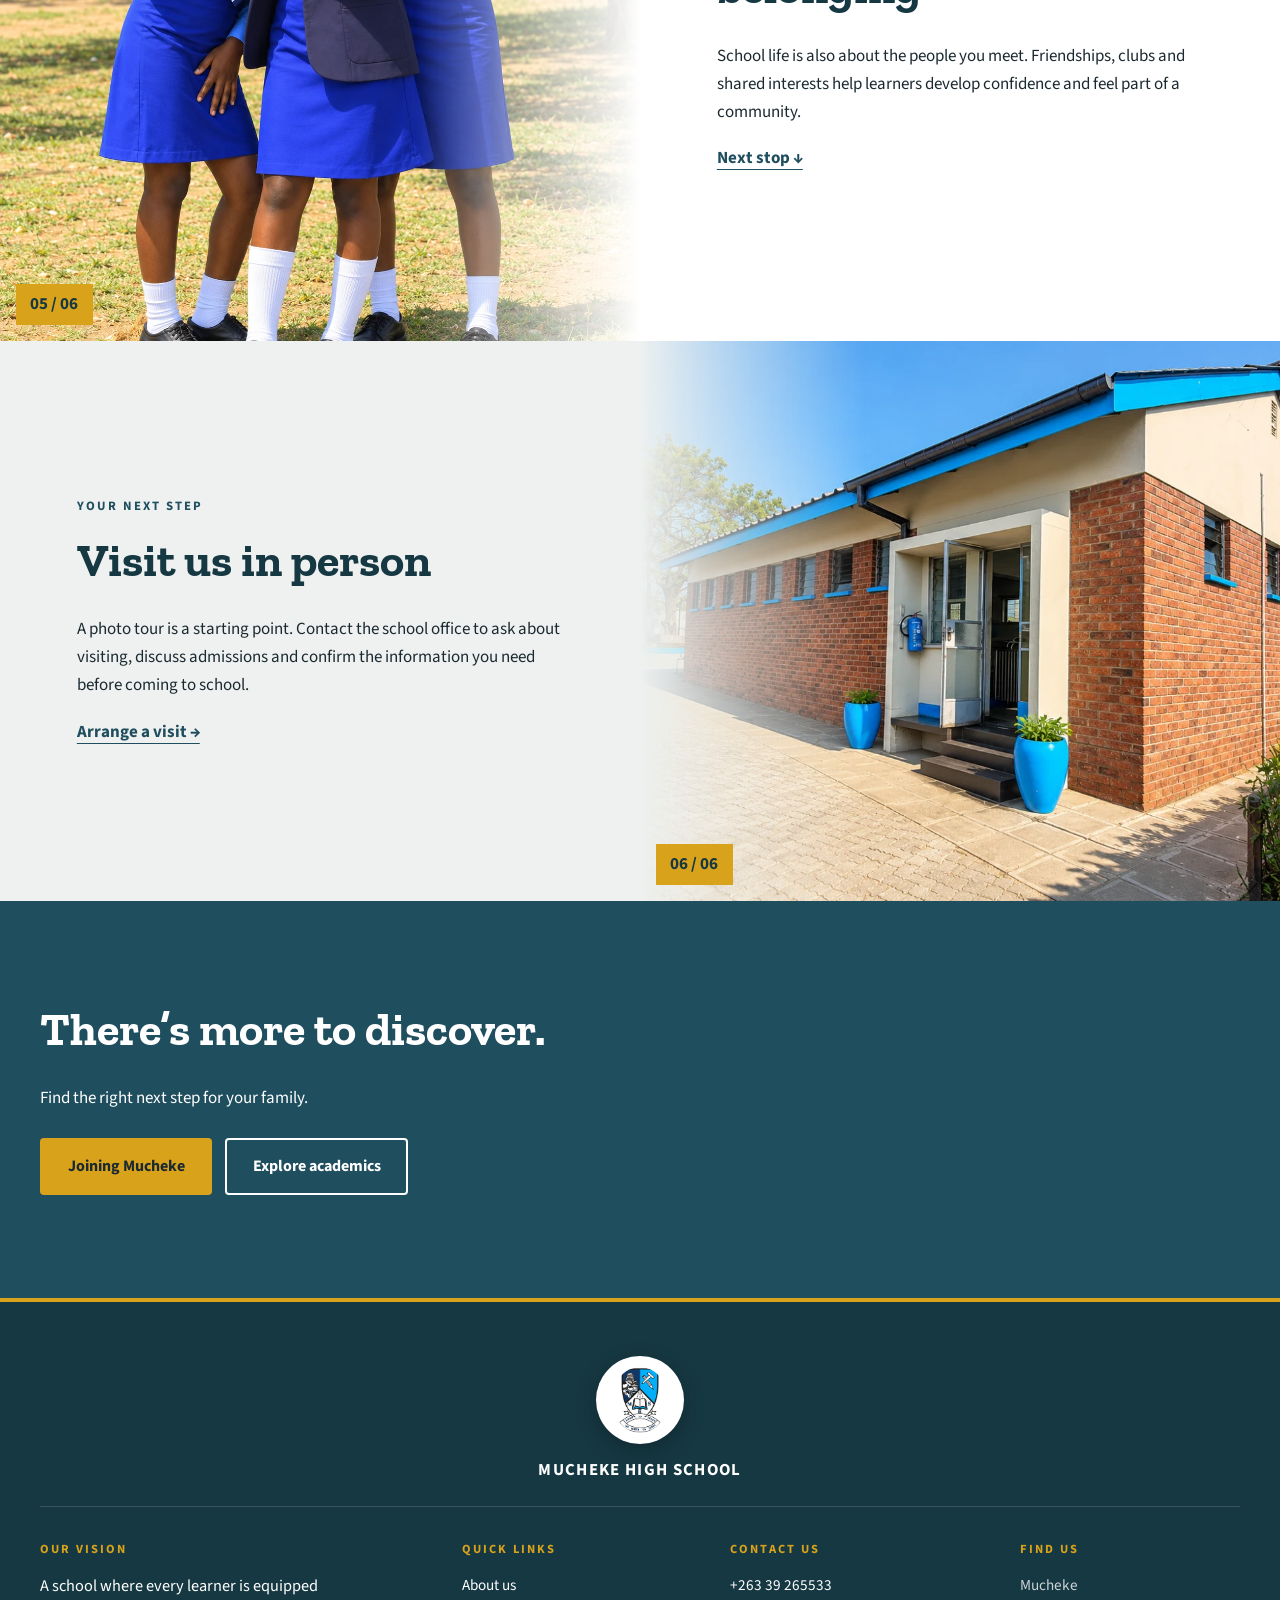
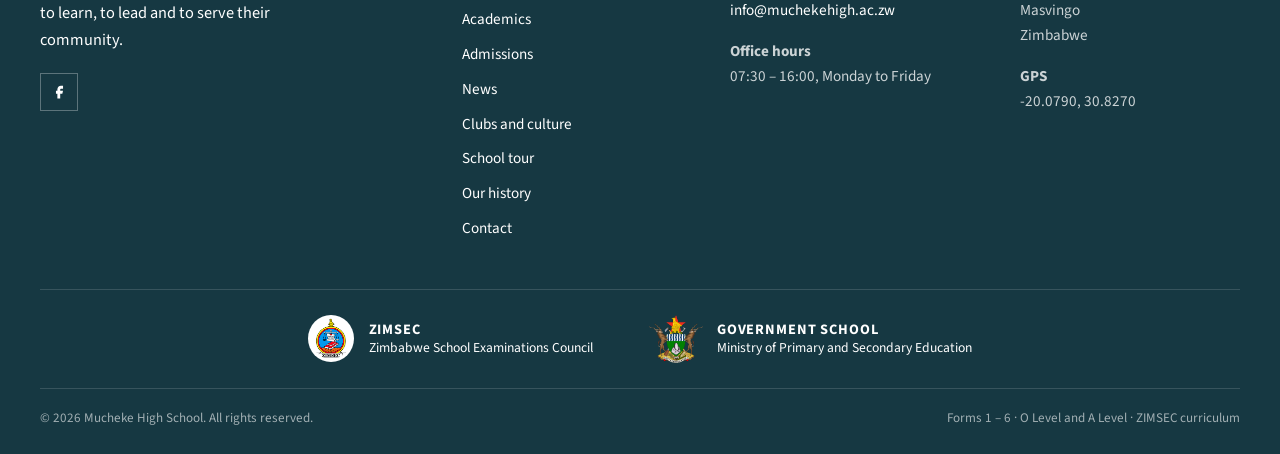
<file: pages/tour.html>
<!DOCTYPE html>
<html lang="en">
<head>
  <meta charset="UTF-8">
  <meta name="viewport" content="width=device-width, initial-scale=1">
  <title>School tour | Mucheke High School</title>
  <meta name="description" content="Explore school spaces and everyday learning at Mucheke High School.">
  <link rel="icon" href="../assets/images/mucheke-crest-navy-icon.png" type="image/png">
  <link rel="preconnect" href="https://fonts.googleapis.com">
  <link rel="preconnect" href="https://fonts.gstatic.com" crossorigin>
  <link href="https://fonts.googleapis.com/css2?family=Source+Sans+3:wght@400;600;700&family=Zilla+Slab:wght@400;600;700&display=swap" rel="stylesheet">
  <link rel="stylesheet" href="../assets/css/base.css">
  <link rel="stylesheet" href="../assets/css/layout.css">
  <link rel="stylesheet" href="../assets/css/components.css">
  <link rel="stylesheet" href="../assets/css/pages.css">
</head>
<body data-root="../" data-page="tour">
  <div id="header-slot"></div>

  <main id="main"><section class="page-hero"><img src="../assets/images/school/campus.webp" alt="School campus courtyard"><div class="container"><p class="breadcrumb"><a href="../index.html">Home</a> / School tour</p><p class="page-eyebrow">A closer look</p><h1>Take a look around.</h1><p>Classrooms, shared spaces and everyday moments. Discover Mucheke, one stop at a time.</p><a class="btn btn--gold" href="#stop-1">Start exploring ↓</a></div></section><nav class="tour-nav" aria-label="Tour stops"><div class="container"><a href="#stop-1">01 Welcome to Mucheke</a><a href="#stop-2">02 In the classroom</a><a href="#stop-3">03 Learning by doing</a><a href="#stop-4">04 Between lessons</a><a href="#stop-5">05 Beyond the timetable</a><a href="#stop-6">06 Your next step</a></div></nav><section class="section tour-stop " id="stop-1"><div class="container split"><div class="tour-photo"><img src="../assets/images/school/campus.webp" alt="School campus with landscaped gardens" loading="lazy"><span>01 / 06</span></div><div><p class="page-eyebrow">Welcome to Mucheke</p><h2>An introduction to school life</h2><p>Start with the spaces that bring a school together: courtyards, paths and shared places to pause between lessons. Explore at your own pace using the stops below.</p><a class="tour-next" href="#stop-2">Next stop ↓</a></div></div></section><section class="section tour-stop section--stone" id="stop-2"><div class="container split"><div class="tour-photo"><img src="../assets/images/school/classroom.webp" alt="Students learning in a classroom" loading="lazy"><span>02 / 06</span></div><div><p class="page-eyebrow">In the classroom</p><h2>Space to focus</h2><p>Lessons bring together explanation, discussion and independent work. Explore our academics guide for the journey from junior secondary to O Level and A Level.</p><a class="tour-next" href="#stop-3">Next stop ↓</a></div></div></section><section class="section tour-stop " id="stop-3"><div class="container split"><div class="tour-photo"><img src="../assets/images/school/science.webp" alt="Students and teacher working in a science laboratory" loading="lazy"><span>03 / 06</span></div><div><p class="page-eyebrow">Learning by doing</p><h2>Inside the science laboratory</h2><p>Practical learning connects ideas with observation. Laboratory sessions encourage careful work, questions and respect for equipment and safety instructions.</p><a class="tour-next" href="#stop-4">Next stop ↓</a></div></div></section><section class="section tour-stop section--stone" id="stop-4"><div class="container split"><div class="tour-photo"><img src="../assets/images/school/walkway.webp" alt="Covered walkway beside classrooms" loading="lazy"><span>04 / 06</span></div><div><p class="page-eyebrow">Between lessons</p><h2>Around the school</h2><p>Moving between classrooms is part of the rhythm of the school day. These shared spaces connect learners, teachers and the subjects they study.</p><a class="tour-next" href="#stop-5">Next stop ↓</a></div></div></section><section class="section tour-stop " id="stop-5"><div class="container split"><div class="tour-photo"><img src="../assets/images/school/friends.webp" alt="Two students together in the school grounds" loading="lazy"><span>05 / 06</span></div><div><p class="page-eyebrow">Beyond the timetable</p><h2>Friendship and belonging</h2><p>School life is also about the people you meet. Friendships, clubs and shared interests help learners develop confidence and feel part of a community.</p><a class="tour-next" href="#stop-6">Next stop ↓</a></div></div></section><section class="section tour-stop section--stone" id="stop-6"><div class="container split"><div class="tour-photo"><img src="../assets/images/school/office.webp" alt="School administration building" loading="lazy"><span>06 / 06</span></div><div><p class="page-eyebrow">Your next step</p><h2>Visit us in person</h2><p>A photo tour is a starting point. Contact the school office to ask about visiting, discuss admissions and confirm the information you need before coming to school.</p><a class="tour-next" href="contact.html">Arrange a visit →</a></div></div></section><section class="section section--river"><div class="container"><h2>There’s more to discover.</h2><p>Find the right next step for your family.</p><div class="btn-row"><a class="btn btn--gold" href="admissions.html">Joining Mucheke</a><a class="btn btn--outline" href="academics.html">Explore academics</a></div></div></section></main>  <div id="footer-slot"></div>

  <script src="../assets/js/data/site.js"></script>
  <script src="../assets/js/data/news.js"></script>
  <script src="../assets/js/components.js"></script>
  <script src="../assets/js/main.js"></script>
</body>
</html>
</file>
<file: assets/css/base.css>
/* =========================================================
   base.css — design tokens, reset, typography
   Change school colours here and the whole site updates.
   ========================================================= */

:root {
  /* Colours */
  --river: #1F4E5F;        /* main colour (Mucheke River blue) */
  --river-deep: #163842;   /* darker shade for footer, top bar */
  --gold: #D9A21B;         /* accent (msasa gold) */
  --gold-soft: #F6E7BF;
  --stone: #EEF1F0;        /* light section background */
  --granite: #5B5348;      /* muted text */
  --ink: #1B2A30;          /* body text */
  --white: #FFFFFF;

  /* Type */
  --font-head: "Zilla Slab", Georgia, "Times New Roman", serif;
  --font-body: "Source Sans 3", "Segoe UI", Arial, sans-serif;

  --step--1: 0.875rem;
  --step-0: 1.0625rem;
  --step-1: 1.3rem;
  --step-2: 1.65rem;
  --step-3: 2.1rem;
  --step-4: clamp(2.4rem, 5vw, 3.4rem);
  --step-5: clamp(3rem, 8vw, 5.6rem);

  /* Layout */
  --max: 1200px;
  --gap: clamp(1rem, 3vw, 2rem);
  --section: clamp(3.5rem, 8vw, 6.5rem);
  --radius: 4px;
  --header-h: 84px;
}

*, *::before, *::after { box-sizing: border-box; }

html { scroll-behavior: smooth; }

body {
  margin: 0;
  font-family: var(--font-body);
  font-size: var(--step-0);
  line-height: 1.65;
  color: var(--ink);
  background: var(--white);
  -webkit-font-smoothing: antialiased;
}

img, svg, video { display: block; max-width: 100%; }

h1, h2, h3, h4 {
  font-family: var(--font-head);
  font-weight: 700;
  line-height: 1.15;
  color: var(--river-deep);
  margin: 0 0 0.6em;
}
h1 { font-size: var(--step-4); }
h2 { font-size: var(--step-3); }
h3 { font-size: var(--step-2); }
h4 { font-size: var(--step-1); }

p { margin: 0 0 1.1em; max-width: 68ch; }

a { color: var(--river); text-underline-offset: 3px; }
a:hover { color: var(--river-deep); }

:focus-visible {
  outline: 3px solid var(--gold);
  outline-offset: 3px;
}

ul { padding-left: 1.2em; }

.skip-link {
  position: absolute;
  left: -999px;
  top: 0;
  background: var(--gold);
  color: var(--ink);
  padding: .6rem 1rem;
  z-index: 1000;
}
.skip-link:focus { left: 1rem; }

.visually-hidden {
  position: absolute !important;
  width: 1px; height: 1px;
  overflow: hidden;
  clip: rect(0 0 0 0);
  white-space: nowrap;
}

@media (prefers-reduced-motion: reduce) {
  *, *::before, *::after {
    animation: none !important;
    transition: none !important;
    scroll-behavior: auto !important;
  }
}
</file>
<file: assets/css/layout.css>
/* =========================================================
   layout.css — header, navigation, sections, footer
   ========================================================= */

.container {
  width: min(100% - 2 * var(--gap), var(--max));
  margin-inline: auto;
}

.section { padding-block: var(--section); }
.section--stone { background: var(--stone); }
.section--river { background: var(--river); color: var(--white); }
.section--river h2, .section--river h3 { color: var(--white); }

/* ---------- Stone wall band (Great Zimbabwe chevron) ---------- */
.wall-band {
  height: 22px;
  background:
    linear-gradient(135deg, var(--gold) 25%, transparent 25%) -11px 0 / 22px 22px,
    linear-gradient(225deg, var(--gold) 25%, transparent 25%) -11px 0 / 22px 22px,
    var(--river-deep);
}

/* ---------- Header ---------- */
.site-header {
  --header-progress: 0;
  --header-inset: max(var(--gap), calc((100vw - var(--max)) / 2));
  --header-top: 16px;
  position: fixed;
  top: calc(var(--header-top) * (1 - var(--header-progress)));
  inset-inline: 0;
  z-index: 100;
  width: calc(100% - 2 * var(--header-inset) * (1 - var(--header-progress)));
  margin: 0 auto;
  background: rgba(255,255,255,.96);
  border: 1px solid rgba(31,78,95,.12);
  border-radius: calc(48px * (1 - var(--header-progress)));
  box-shadow: 0 8px 32px rgba(22,56,66,.09);
  transition: box-shadow .2s;
}
.site-header.is-scrolled { box-shadow: 0 12px 36px rgba(22,56,66,.17); }
.header-apply {
  display: inline-flex;
  align-items: center; justify-content: center;
  flex-shrink: 0;
  min-height: 44px;
  padding: 0 18px;
  border-radius: 24px;
  background: var(--gold);
  color: var(--ink);
  font-weight: 700;
  text-decoration: none;
  white-space: nowrap;
}
.header-apply:hover { background: #E7B53A; }
.site-header .nav { margin-left: auto; }
@media (max-width: 1020px) {
  .site-header .header-apply { margin-left: auto; padding-inline: 12px; font-size: .85rem; }
  .site-header .nav-toggle { order: 2; }
  .site-header .container { gap: .6rem; }
}
@media (max-width: 480px) {
  .site-header .container { gap: .35rem; padding-inline: 10px; }
  .site-header .header-brand { font-size: .95rem; gap: .35rem; }
  .site-header .header-apply { padding-inline: 9px; font-size: .75rem; }
}
.site-header .container {
  /* fills the header: logo and menu sit ~100px from the screen edges once the header is full width */
  width: 100%;
  padding: 8px calc(20px + 80px * var(--header-progress));
  display: flex;
  align-items: center;
  justify-content: space-between;
  min-height: var(--header-h);
  gap: 1rem;
}

.header-brand {
  display: flex;
  flex-shrink: 0;
  align-items: center;
  gap: .75rem;
  text-decoration: none;
  color: var(--river-deep);
}
.header-brand { font-size: 1.45rem; --logo-h: 1.15em; }   /* crest is about as tall as the lettering */
.header-brand img { height: var(--logo-h); width: auto; flex-shrink: 0; }
/* MUCHEKE HIGH on one line, in the normal site font */
.header-brand__name {
  display: block; color: var(--river-deep); white-space: nowrap; text-transform: uppercase;
  font-family: var(--font-body); font-weight: 700; font-size: 1em; line-height: 1; letter-spacing: .02em;
}
.header-brand__name span { display: inline; }
.header-brand__name span + span::before { content: " "; }

/* ---------- Main nav ---------- */
.nav__list {
  list-style: none;
  display: flex;
  margin: 0;
  padding: 0;
  gap: .2rem;
}
.nav__item { position: relative; }
.nav__link {
  display: flex;
  align-items: center;
  gap: .3rem;
  padding: 0 .8rem;
  min-height: 44px;
  border-radius: 999px;
  white-space: nowrap;
  transition: background .2s, color .2s;
  font-weight: 600;
  color: var(--ink);
  text-decoration: none;
  background: none;
  border: 0;
  font: inherit;
  font-weight: 600;
  cursor: pointer;
}
.nav__link:hover { color: var(--river); background: var(--stone); }
.nav__item.is-current > .nav__link { color: var(--river-deep); background: var(--gold-soft); }
.nav__link:focus-visible, .nav-toggle:focus-visible { outline: 2px solid var(--river); outline-offset: 3px; }
.nav__caret { width: 10px; height: 10px; transition: transform .2s; }

/* ---------- Mega dropdown: columns of links plus a school blurb ---------- */
.nav__item.has-sub { position: static; }       /* the panel is positioned from the header, not the button */
.mega {
  position: absolute; left: 50%; top: 100%;
  width: min(100vw - 2 * var(--gap), var(--max)); translate: -50% 0;
  display: grid; grid-template-columns: repeat(var(--cols, 2), 1fr) 1.25fr;
  background: var(--white); color: var(--ink);
  border-radius: 0; box-shadow: 0 22px 50px rgba(22,56,66,.22); overflow: hidden;
  opacity: 0; visibility: hidden; transform: translateY(8px);
  transition: opacity .18s, transform .18s, visibility .18s;
}
/* the panel touches the header bar (no gap), so the pointer can move straight down into it */

.nav__item:hover > .mega,
.nav__item:focus-within > .mega,
.nav__item.is-open > .mega { opacity: 1; visibility: visible; transform: none; }
.mega__col { padding: 2.2rem 2rem 2.4rem; border-right: 1px solid #E4E8E7; }
.mega__title { margin: 0 0 1.1rem; font: 700 1.1rem/1.2 var(--font-body); color: var(--river); }
.mega__col ul { list-style: none; margin: 0; padding: 0; display: grid; gap: .55rem; }
.mega__col a { color: #4a5558; text-decoration: none; font-size: .98rem; transition: color .15s, padding .15s; }
.mega__col a:hover, .mega__col a:focus-visible { color: var(--river-deep); padding-left: .3rem; text-decoration: underline; text-decoration-color: var(--gold); text-underline-offset: 4px; }
.mega__brand { position: relative; padding: 2rem 2rem 2.4rem; min-height: 16rem; overflow: hidden; }
.mega__brand::after {
  content: ""; position: absolute; inset: auto 0 0 0; height: 62%;
  background: url("../images/generated/friends-on-bench-landscape.webp") center / cover;
  filter: grayscale(1); opacity: .28;
  -webkit-mask-image: linear-gradient(to top, #000 20%, transparent); mask-image: linear-gradient(to top, #000 20%, transparent);
}
.mega__brand > * { position: relative; z-index: 1; }
.mega__logo { display: flex; align-items: center; gap: .7rem; margin-bottom: 1.1rem; font: 700 1.1rem/1 var(--font-body); text-transform: uppercase; letter-spacing: .02em; color: var(--river-deep); }
.mega__logo img { height: 2.2rem; width: auto; }
.mega__brand p { margin: 0; font-size: .9rem; line-height: 1.6; color: var(--ink); max-width: 26ch; }

.nav-toggle {
  display: none;
  width: 46px; height: 46px; padding: 0;
  flex-direction: column; align-items: center; justify-content: center; gap: 5px;
  background: none;
  border: 1px solid #DDE3E2;
  border-radius: 50%;
  color: var(--river-deep);
  cursor: pointer;
}
/* hamburger: three bars that fold into an X when the menu is open */
.nav-toggle span { display: block; width: 20px; height: 2.5px; border-radius: 2px; background: currentColor; transition: transform .25s, opacity .2s; }
.nav-toggle.is-open span:nth-child(1) { transform: translateY(7.5px) rotate(45deg); }
.nav-toggle.is-open span:nth-child(2) { opacity: 0; }
.nav-toggle.is-open span:nth-child(3) { transform: translateY(-7.5px) rotate(-45deg); }

@media (max-width: 1020px) {
  .site-header .container { padding-inline: calc(16px + 12px * var(--header-progress)); }
  .nav-toggle { display: flex; }
  .nav {
    position: absolute;
    inset: calc(100% + 12px) 0 auto 0;
    max-height: calc(100dvh - 140px);
    border: 1px solid #DDE3E2;
    border-radius: 24px;
    box-shadow: 0 16px 36px rgba(22,56,66,.16);
    background: var(--white);
    overflow-y: auto;
    visibility: hidden;
    opacity: 0;
    transform: translateY(-8px);
    transition: transform .2s, opacity .2s, visibility .2s;
  }
  .nav.is-open { transform: none; opacity: 1; visibility: visible; }
  .nav__list { flex-direction: column; padding: 1rem var(--gap) 3rem; }
  .nav__link { min-height: 52px; width: 100%; justify-content: space-between; padding: 0 1rem; }
  .nav__link:hover, .nav__item.is-current > .nav__link { box-shadow: none; }
  .nav__item.has-sub { position: relative; }
  .mega {
    position: static; width: auto; translate: none; display: none; grid-template-columns: 1fr;
    opacity: 1; visibility: visible; transform: none;
    background: var(--stone); box-shadow: none; border-radius: 0; margin: .2rem 0 .6rem;
  }
  .mega::before, .mega__brand { display: none; }
  .nav__item:hover > .mega, .nav__item:focus-within > .mega { display: none; }
  .nav__item.is-open > .mega { display: grid; }
  .nav__item.is-open .nav__caret { transform: rotate(180deg); }
  .mega__col { padding: 1rem 1.2rem .4rem; border-right: 0; }
  .mega__title { margin-bottom: .5rem; font-size: 1rem; }
  .mega__col ul { gap: 0; }
  .mega__col a { display: block; padding: .5rem 0; }
}

@media (max-width: 480px) {
  .site-header { --header-top: 10px; }
  .site-header .container { min-height: 76px; padding: 8px 14px; gap: .5rem; }
  .header-brand { gap: .5rem; }
  .header-brand { font-size: 1.15rem; }
}

/* Keep the mobile header full width from the first frame. */
@media (max-width: 1020px) {
  .site-header {
    top: 0;
    width: 100%;
    margin: 0;
    border-radius: 0;
  }
  .site-header .container { padding-inline: 14px; }
}
@media (max-width: 480px) {
  .site-header .container { padding-inline: 10px; }
}

/* ---------- Footer ---------- */
.site-footer {
  background: var(--river-deep);
  color: rgba(255,255,255,.78);
  font-size: .95rem;
  border-top: 4px solid var(--gold);
}
.site-footer a { color: var(--white); text-decoration: none; }
.site-footer a:hover { color: var(--gold); }
.footer__grid {
  display: grid;
  grid-template-columns: 1.7fr 1fr 1.1fr 1fr;
  gap: 3rem;
  padding-block: 2.2rem 3rem;
  align-items: start;
}
.footer__idrow { padding-top: 3.4rem; }
.site-footer h4 {
  margin: 0 0 1rem; color: var(--gold);
  font: 700 .78rem/1.2 var(--font-body); letter-spacing: .16em; text-transform: uppercase;
}
.site-footer p { margin: 0 0 1rem; line-height: 1.65; }
.footer__id { display: flex; flex-direction: column; align-items: center; justify-content: center; gap: 1rem; text-align: center; padding-bottom: 1.6rem; border-bottom: 1px solid rgba(255,255,255,.14); color: var(--white); font: 700 1.05rem/1.2 var(--font-body); letter-spacing: .08em; text-transform: uppercase; }
.footer__id img { box-sizing: border-box; width: 88px; height: 88px; padding: 11px 16px; object-fit: contain; flex: none; background: #fff; border-radius: 50%; box-shadow: 0 6px 20px rgba(0,0,0,.25); }
.footer__vision { max-width: 36ch; font-size: 1.02rem; color: var(--white); }
.footer__links { list-style: none; padding: 0; margin: 0; display: grid; gap: .6rem; }
.footer__social { display: flex; gap: .6rem; margin-top: 1.2rem; }
.footer__social a {
  display: grid; place-items: center; width: 38px; height: 38px;
  border: 1px solid rgba(255,255,255,.3); transition: background .2s, border-color .2s;
}
.footer__social a:hover { background: var(--gold); border-color: var(--gold); color: var(--river-deep); }
.footer__social svg { width: 17px; height: 17px; fill: currentColor; }
.footer__partners {
  display: flex; flex-wrap: wrap; align-items: center; justify-content: center; gap: 1.2rem 3.5rem;
  border-top: 1px solid rgba(255,255,255,.14); padding-block: 1.6rem;
}
.footer__partner { display: flex; align-items: center; gap: .9rem; color: rgba(255,255,255,.78); line-height: 1.35; }
.footer__partner img { width: 46px; height: auto; flex: none; background: #fff; border-radius: 50%; padding: 3px; }
.footer__partner .footer__arms { width: 54px; height: auto; background: none; border-radius: 0; padding: 0; }
.footer__partner strong { display: block; color: var(--white); font-size: .9rem; letter-spacing: .06em; text-transform: uppercase; }
.footer__partner span { font-size: .85rem; }
.footer__bottom {
  border-top: 1px solid rgba(255,255,255,.14);
  padding-block: 1.2rem 1.5rem;
  font-size: .82rem; color: rgba(255,255,255,.6);
  display: flex; justify-content: space-between; flex-wrap: wrap; gap: .5rem;
}

@media (max-width: 900px) {
  .footer__grid { grid-template-columns: 1fr 1fr; gap: 2.5rem 2rem; }
  .footer__about { grid-column: 1 / -1; }
}
@media (max-width: 560px) {
  .footer__grid { grid-template-columns: 1fr; }
}

/* Full-height mobile navigation drawer. */
@media (max-width: 1020px) {
  .site-header .nav {
    position: fixed;
    inset: 0;
    width: 100%; height: 100dvh; max-height: none;
    margin: 0;
    padding-top: calc(var(--header-h) + 24px);
    border: 0; border-radius: 0;
    background: #fff;
    z-index: 101;
    opacity: 1;
    transform: translateX(100%);
    visibility: hidden;
    transition: transform .4s cubic-bezier(.22,1,.36,1), visibility .4s;
    overscroll-behavior: contain;
  }
  .site-header .nav.is-open { transform: translateX(0); visibility: visible; }
  .site-header .header-brand, .site-header .header-apply, .site-header .nav-toggle {
    position: relative; z-index: 102;
  }
  .site-header .nav__list { gap: 8px; padding: 16px 24px 40px; }
  .site-header .nav__link {
    font-size: clamp(1.5rem, 5vw, 2.3rem);
    font-weight: 800;
    text-transform: uppercase;
    letter-spacing: .035em;
    min-height: 60px;
    padding: 8px 16px;
    border-radius: 8px;
  }
}
@media (prefers-reduced-motion: reduce) {
  .site-header .nav { transition: none; }
}
</file>
<file: assets/css/about.css>
.about-sr { position: absolute; width: 1px; height: 1px; overflow: hidden; clip-path: inset(50%); }
.about-slider { position: relative; min-height: 100svh; background: #102e43; overflow: hidden; }
.about-slide { min-height: 100svh; color: #fff; padding: calc(var(--header-h) + 70px) 0 85px; }
.about-slide[hidden] { display: none; }
.about-slide--books { background: radial-gradient(ellipse at 80% 50%, #32546a, #102e43 70%); }
.about-slide--bus { background: #1b6071; }
.about-slide--students { background: #f3eee8; color: var(--river-deep); }
.about-slide__layout { min-height: calc(100svh - var(--header-h) - 155px); display: grid; grid-template-columns: .9fr 1.25fr; align-items: center; gap: 40px; }
/* hero content spreads to ~100px from the screen edges (matches the header) instead of sitting in a centred box */
.about-slider .about-slide__layout { width: 100%; max-width: none; padding-inline: 100px; }
@media (max-width: 1020px) { .about-slider .about-slide__layout { padding-inline: var(--gap); } }
.about-eyebrow { font-size: .75rem; font-weight: 700; letter-spacing: .16em; line-height: 1.5; margin-bottom: 20px; }
.about-slide__copy h2 { font-family: var(--font-body); font-size: clamp(2.6rem, 4.7vw, 5rem); font-weight: 400; color: inherit; letter-spacing: -.045em; line-height: 1.04; margin-bottom: 24px; }
.about-slide__copy p:not(.about-eyebrow) { max-width: 390px; font-size: 1.2rem; line-height: 1.5; }
.about-link { display: inline-flex; align-items: center; gap: 20px; border: 1px solid currentColor; color: inherit; text-decoration: none; padding: 10px 18px; margin-top: 12px; font-weight: 600; }
.about-link:hover { background: rgba(255,255,255,.12); }
.about-link span, .about-text-link span { color: var(--gold); }
.about-slide__art { min-width: 0; }
.about-slide__art > img { width: 100%; height: auto; max-height: 65svh; object-fit: contain; }
.about-slide--books .about-slide__art { margin-right: -40px; }
.about-slide__art--bus { position: relative; width: 115%; margin-left: -3%; }
/* The bus drives in from the right every time this slide appears (see about.js: the wheels turn exactly as far as the bus travels). */
.about-slider { overflow-x: clip; }
.about-students { display: flex; align-items: center; justify-content: center; padding: 0; }
.about-students > img { width: auto; max-width: 100%; height: 65svh; max-height: 640px; object-fit: contain; }

.about-arrow { position: absolute; top: 54%; width: 42px; height: 60px; border: 0; color: white; background: rgba(0,0,0,.22); font-size: 2.5rem; cursor: pointer; }
.about-arrow--prev { left: 0; }.about-arrow--next { right: 0; }
.about-slider__controls { position: absolute; bottom: 28px; left: 0; right: 0; display: flex; align-items: center; justify-content: center; gap: 12px; }
.about-slider__controls button { width: 10px; height: 10px; border: 0; padding: 0; border-radius: 50%; background: #98a8af; cursor: pointer; }
.about-slider__controls button.is-active { width: 32px; border-radius: 10px; background: var(--gold); }
.about-slider__controls .about-pause { width: 34px; height: 34px; font-size: 1rem; color: white; background: #163842; }
.about-slider button:focus-visible, .about-link:focus-visible { outline: 3px solid var(--gold); outline-offset: 4px; }
.about-slide.is-active .about-slide__copy { animation: aboutCopyIn .8s cubic-bezier(.16,1,.3,1) both; }
.about-slide.is-active .about-slide__art { animation: aboutArtIn 1.1s cubic-bezier(.16,1,.3,1) both; }
@keyframes aboutCopyIn { from { opacity: 0; transform: translateY(25px); } to { opacity: 1; transform: none; } }
@keyframes aboutArtIn { from { opacity: 0; transform: translateX(45px) scale(.95); } to { opacity: 1; transform: none; } }
.about-welcome { padding: clamp(65px, 8vw, 110px) 0; text-align: center; }
.about-welcome h2 { font: 400 clamp(2.2rem, 4vw, 3.8rem)/1.06 var(--font-body); letter-spacing: -.035em; margin-bottom: 28px; }
.about-welcome p:not(.about-eyebrow) { max-width: 780px; margin: 0 auto 18px; font-size: 1.15rem; }
/* One paragraph shaped like a funnel: a short first line, a longer second, then full width.
   Two floated triangles (shape-outside) eat into both sides of the first lines. */
.about-welcome__text { max-width: 1120px !important; font-size: 1.05rem !important; line-height: 1.75; }
.about-welcome__text::before, .about-welcome__funnel { content: ""; width: 14%; height: 5.2em; }
.about-welcome__text::before { float: left; shape-outside: polygon(0 0, 100% 0, 0 100%); }
.about-welcome__funnel { display: block; float: right; shape-outside: polygon(100% 0, 0 0, 100% 100%); }
@media (max-width: 700px) { .about-welcome__text::before, .about-welcome__funnel { display: none; } }
.about-text-link { display: inline-block; font-weight: 700; color: var(--river-deep); text-decoration: none; margin-top: 20px; }
.about-text-link:hover { text-decoration: underline; }
.about-story { padding: clamp(50px, 7vw, 90px) 0; background: #f1f4f4; }
.about-story__grid { display: grid; grid-template-columns: 1fr 1fr; align-items: center; gap: clamp(30px, 5vw, 80px); }
.about-story__grid > img { width: 100%; aspect-ratio: 4/5; object-fit: cover; object-position: 35% center; }
.about-story h2, .about-learning h2, .about-community h2 { font-family: var(--font-body); font-size: clamp(2rem, 3.4vw, 3rem); letter-spacing: -.035em; margin-bottom: 25px; }
.about-source { font-size: .8rem; color: var(--granite); }.about-source a { color: inherit; }
.about-learning { padding: clamp(65px, 7vw, 100px) 0; }
.about-learning__grid { display: grid; grid-template-columns: repeat(3, 1fr); gap: 24px; margin-top: 40px; }
.about-learning__grid > a { display: flex; flex-direction: column; padding: 30px; border: 1px solid #dfe6e6; color: var(--ink); text-decoration: none; }
.about-learning__grid > a:hover { background: #f7f8f7; }
.about-learning__grid span { font-size: .9rem; letter-spacing: .1em; color: var(--river); margin-bottom: 30px; }
.about-learning__grid h3 { font-family: var(--font-body); font-size: 1.5rem; }
.about-learning__grid b { margin-top: auto; font-size: .9rem; color: var(--river); }
.about-community { background: #f3eee8; padding: 80px 0; text-align: center; }
.about-community p:not(.about-eyebrow) { max-width: 700px; margin: 0 auto 28px; }.about-community .about-text-link { margin-left: 24px; }
@media (max-width: 760px) {
 .about-slide { padding: calc(var(--header-h) + 50px) 0 75px; }
 .about-slide__layout { grid-template-columns: 1fr; gap: 22px; text-align: center; }
 .about-slide__copy h2 { font-size: clamp(2.35rem, 9vw, 3.5rem); margin-bottom: 18px; }
 .about-slide__copy p { margin-inline: auto; }.about-slide__copy p:not(.about-eyebrow) { font-size: 1.05rem; }
 .about-slide__art { max-width: 520px; margin: 0 auto !important; width: 100%; }
 .about-slide__art > img { max-height: 32svh; }
 .about-students { max-width: 360px; padding-top: 10px; }.about-students > img { height: 38svh; max-height: 350px; }
 .about-arrow { top: 63%; width: 30px; height: 45px; font-size: 2rem; }
 .about-story__grid, .about-learning__grid { grid-template-columns: 1fr; }
 .about-story__grid > img { aspect-ratio: 4/3; }
 .about-community .about-text-link { display: block; margin: 20px 0 0; }
}
@media (prefers-reduced-motion: reduce) { .about-slide.is-active .about-slide__copy, .about-slide.is-active .about-slide__art { animation: none; } }

.about-slide--campus { background: radial-gradient(ellipse at 75% 45%, #d7e5e4 0%, #eaf0ef 48%, #f2f5f4 100%); color: var(--river-deep); }
.about-campus-art { position: relative; isolation: isolate; }
.about-campus-art > img {
  position: relative;
  filter: url(#campus-edge-mist);
}
.about-campus-filter { position: absolute; pointer-events: none; }
.about-campus-art::after { content: ""; position: absolute; inset: -3%; pointer-events: none; background: radial-gradient(ellipse at 20% 80%, rgba(237,244,243,.65), transparent 40%), radial-gradient(ellipse at 87% 12%, rgba(237,244,243,.55), transparent 35%); filter: blur(18px); }

/* Full-width classroom story with calm space behind the copy. */
.about-story { position: relative; isolation: isolate; overflow: hidden; min-height: 690px; display: flex; align-items: center; padding: 90px 0; background: #102939; color: #fff; }
.about-story__background { position: absolute; z-index: -2; inset: 0; width: 100%; height: 100%; object-fit: cover; object-position: center 32%; }
.about-story__shade { position: absolute; z-index: -1; inset: 0; background: linear-gradient(90deg, rgba(7,25,40,.88) 0%, rgba(7,25,40,.78) 27%, rgba(7,25,40,.4) 49%, rgba(7,25,40,.06) 76%); }
.about-story__copy { max-width: 500px; width: 43%; }
.about-story__layout { width: calc(100% - 140px); margin-inline: 70px; }
.about-story__copy h2 { color: #fff; font-weight: 600; }
.about-story__copy .about-eyebrow { color: #ead39b; }
.about-story__copy p { font-size: 1.05rem; line-height: 1.65; color: rgba(255,255,255,.92); }
.about-story__copy .about-source { font-size: .75rem; color: rgba(255,255,255,.72); margin-top: 26px; }
.about-story__copy .about-source a { text-underline-offset: 3px; }
@media (max-width: 760px) {
 .about-story { min-height: 0; padding: 330px 0 50px; }
 .about-story__layout { width: calc(100% - 2 * var(--gap)); margin-inline: auto; }
 .about-story__background { height: 420px; object-position: 70% top; }
 .about-story__shade { background: linear-gradient(180deg, rgba(16,41,57,.02) 0, rgba(16,41,57,.12) 210px, #102939 410px); }
 .about-story__copy { width: 100%; max-width: 560px; margin-inline: auto; text-align: center; }
 .about-story__copy h2 { font-size: 2rem; }
 .about-story__copy p { font-size: 1rem; }
}

/* Editorial banner typography, matching the reference. */
.about-story { min-height: 570px; align-items: flex-start; padding-block: 75px; }
.about-story__copy { width: 55%; max-width: 720px; }
.about-story__copy h2 { font-size: clamp(2.6rem, 4.1vw, 4.2rem); font-weight: 400; line-height: 1.06; letter-spacing: -.025em; margin-bottom: 24px; }
.about-story__copy h2 strong { font-weight: 700; }
.about-story__copy > p { max-width: 465px; font-size: 1.08rem; font-weight: 600; line-height: 1.55; margin-bottom: 24px; }
.about-story__more { max-width: 465px; }
.about-story__more summary { display: inline-block; color: #fff; font-size: 1.15rem; font-weight: 700; cursor: pointer; list-style: none; }
.about-story__more summary::-webkit-details-marker { display: none; }
.about-story__more summary:hover { text-decoration: underline; text-underline-offset: 5px; }
.about-story__more summary:focus-visible { outline: 2px solid var(--gold); outline-offset: 5px; }
.about-story__more[open] summary { margin-bottom: 20px; }
@media (max-width: 760px) {
 .about-story { min-height: 0; padding: 315px 0 45px; }
 .about-story__copy { width: 100%; max-width: 560px; text-align: left; }
 .about-story__copy h2 { font-size: clamp(2rem, 7vw, 3rem); }
 .about-story__copy > p { font-size: 1rem; }
}

.about-support p { max-width: 850px; font-size: clamp(1.05rem, 1.4vw, 1.2rem); line-height: 1.7; margin-bottom: 0; }

.about-support { text-align: center; }
.about-support > .container > p { margin-inline: auto; }
.about-support__cards { display: grid; grid-template-columns: repeat(3, minmax(0, 1fr)); gap: 24px; margin-top: 40px; }
.about-support__cards article { overflow: hidden; border: 1px solid #e1e7e7; background: #fff; }
.about-support__cards img { display: block; width: 100%; aspect-ratio: 4/3; height: auto; object-fit: cover; }
.about-support__cards h3 { font-family: var(--font-body); font-size: 1.3rem; margin: 0; padding: 22px 16px; }
@media (max-width: 700px) { .about-support__cards { grid-template-columns: 1fr; gap: 20px; } }
</file>
<file: assets/css/academics.css>
/* =========================================================
   academics.css — Academics page (full-width header, big stacked
   title, cut-out students, "find out more" cards, split stages)
   ========================================================= */
.acad-wrap { width: 100%; padding-inline: 100px; }
@media (max-width: 1020px) { .acad-wrap { padding-inline: var(--gap); } }

.acad-eyebrow { margin: 0 0 1rem; font: 700 .78rem/1.4 var(--font-body); letter-spacing: .18em; text-transform: uppercase; color: var(--river); }
.acad-textlink { color: var(--river-deep); font-weight: 700; text-decoration: none; border-bottom: 2px solid var(--gold); padding-bottom: 2px; }
.acad-textlink:hover { color: var(--river); }
.acad-textlink--light { color: var(--white); }
.acad-actions { display: flex; flex-wrap: wrap; align-items: center; gap: 1.2rem 2rem; margin-top: 2rem; }

/* ---------- Hero ---------- */
.acad-hero {
  background: #F3EEE8; overflow: hidden;
  padding: calc(var(--header-h) + 3rem) 0 0;
  min-height: min(100svh, 860px);
  display: flex; align-items: stretch;
}
.acad-hero__grid { display: grid; grid-template-columns: .95fr 1.05fr; gap: 2rem; align-items: end; }
.acad-hero__copy { align-self: center; padding-bottom: 4rem; }
.acad-hero h1 {
  margin: 0; display: grid; font-family: var(--font-body); font-weight: 400; color: var(--river-deep);
  font-size: clamp(3.2rem, 8.2vw, 8rem); line-height: .96; letter-spacing: -.05em;
}
.acad-hero h1 strong { font-weight: 700; }
.acad-lead { max-width: 34rem; margin: 1.8rem 0 0; font-size: 1.18rem; line-height: 1.6; color: var(--ink); }
.acad-hero__art { position: relative; isolation: isolate; display: flex; align-items: flex-end; justify-content: center; min-height: 30rem; }
.acad-hero__blob {
  position: absolute; left: 50%; bottom: -12%; width: 92%; aspect-ratio: 1; translate: -50% 0;
  border-radius: 50%; background: var(--gold-soft); z-index: -1;
}
.acad-figure { position: relative; margin: 0 -2.2vw; flex: 0 1 auto; width: clamp(150px, 19vw, 320px); }
.acad-figure img { display: block; width: 100%; height: auto; mix-blend-mode: normal; filter: none; }   /* Transparent cutouts retain their original colours. */
/* The circle stays behind the transparent student portraits. */
.acad-figure--a { order: 1; width: clamp(130px, 16.5vw, 280px); }
.acad-figure--b { order: 2; }
.acad-figure--c { order: 3; width: clamp(130px, 16.5vw, 280px); }
.acad-figure figcaption {
  position: absolute; left: 50%; bottom: 8%; translate: -50% 0; white-space: nowrap; padding: .3em .8em;
  background: var(--river-deep); color: var(--white); font: 700 .72rem/1.2 var(--font-body); letter-spacing: .12em; text-transform: uppercase;
}
@media (max-width: 900px) {
  .acad-hero { min-height: 0; }
  .acad-hero__grid { grid-template-columns: 1fr; }
  .acad-hero__copy { padding-bottom: 1rem; }
  .acad-hero__art { min-height: 0; margin-top: 1rem; }
  .acad-figure { margin: 0 -4vw; width: 34vw; }
  .acad-figure--a, .acad-figure--c { width: 30vw; }
}

/* ---------- Find out more: four cards ---------- */
.acad-more { padding: clamp(3.5rem, 7vw, 6rem) 0; background: var(--white); }
.acad-more h2, .acad-subjects h2 { margin: 0 0 2.2rem; font: 400 clamp(2.2rem, 4vw, 3.6rem)/1.05 var(--font-body); letter-spacing: -.04em; color: var(--river-deep); }
.acad-cards { display: grid; grid-template-columns: repeat(4, 1fr); gap: 1.4rem; }
.acad-card {
  display: flex; flex-direction: column; padding: 2rem 1.7rem 1.8rem; background: #F3EEE8; border-top: 4px solid var(--gold);
  transition: transform .25s, box-shadow .25s;
}
.acad-card:hover { transform: translateY(-6px); box-shadow: 0 18px 40px rgba(22,56,66,.14); }
.acad-card__num { margin: 0 0 1.4rem; font: 700 .85rem/1 var(--font-body); letter-spacing: .14em; color: var(--river); }
.acad-card h3 { margin: 0 0 .8rem; font: 700 1.5rem/1.15 var(--font-body); letter-spacing: -.02em; color: var(--river-deep); }
.acad-card p:not(.acad-card__num) { margin: 0 0 1.6rem; color: var(--ink); line-height: 1.6; }
.acad-card a { margin-top: auto; color: var(--river-deep); font-weight: 700; text-decoration: none; }
.acad-card a:hover { color: var(--river); text-decoration: underline; text-decoration-color: var(--gold); text-underline-offset: 4px; }
@media (max-width: 1100px) { .acad-cards { grid-template-columns: repeat(2, 1fr); } }
@media (max-width: 600px) { .acad-cards { grid-template-columns: 1fr; } }

/* ---------- Stage sections (text + photo) ---------- */
.acad-stage { padding: clamp(3.5rem, 7vw, 6.5rem) 0; background: var(--white); }
.acad-stage--tint { background: #F3EEE8; }
.acad-stage__grid { display: grid; grid-template-columns: 1fr 1fr; gap: clamp(2rem, 6vw, 6rem); align-items: center; }
.acad-stage--flip .acad-stage__copy { order: 2; }
.acad-stage h2 { margin: 0 0 1.4rem; font: 400 clamp(2.4rem, 4.6vw, 4.4rem)/1.02 var(--font-body); letter-spacing: -.045em; color: var(--river-deep); }
.acad-stage h2 strong { font-weight: 700; }
.acad-stage__copy p:not(.acad-eyebrow) { max-width: 32rem; font-size: 1.12rem; line-height: 1.7; }
.acad-stage__img img { display: block; width: 100%; aspect-ratio: 4 / 3; object-fit: cover; }
@media (max-width: 800px) { .acad-stage__grid { grid-template-columns: 1fr; } .acad-stage--flip .acad-stage__copy { order: 0; } }

/* ---------- Subjects ---------- */
.acad-subjects { padding: clamp(3.5rem, 7vw, 6rem) 0; background: #F3EEE8; }
.acad-subjects h2 { margin-bottom: .6rem; }
.acad-subjects h2 strong { font-weight: 700; }
.acad-subjects__note { margin: 0 0 2.2rem; }
.acad-subjects__grid { display: grid; grid-template-columns: repeat(4, 1fr); gap: 1.4rem; }
.acad-subject { background: var(--white); padding: 1.8rem 1.6rem; border-top: 4px solid var(--river); }
.acad-subject h3 { margin: 0 0 1rem; font: 700 1.15rem/1.2 var(--font-body); color: var(--river-deep); }
.acad-subject ul { margin: 0; padding: 0; list-style: none; display: grid; gap: .45rem; color: #4a5558; }
.acad-subject li { padding-left: 1rem; position: relative; }
.acad-subject li::before { content: ""; position: absolute; left: 0; top: .62em; width: 5px; height: 5px; background: var(--gold); }
@media (max-width: 1100px) { .acad-subjects__grid { grid-template-columns: repeat(2, 1fr); } }
@media (max-width: 600px) { .acad-subjects__grid { grid-template-columns: 1fr; } }

/* ---------- Contact band ---------- */
.acad-contact { background: var(--river-deep); color: var(--white); padding: clamp(3rem, 6vw, 5rem) 0; }
.acad-contact__grid { display: grid; grid-template-columns: 1fr 1.2fr auto; gap: 1.5rem 3rem; align-items: center; }
.acad-contact h2 { margin: 0; font: 400 clamp(2rem, 3.6vw, 3.2rem)/1.05 var(--font-body); letter-spacing: -.04em; color: var(--white); }
.acad-contact p { margin: 0; max-width: 30rem; color: rgba(255,255,255,.85); }
.acad-contact .acad-actions { margin: 0; }
@media (max-width: 900px) { .acad-contact__grid { grid-template-columns: 1fr; } }
</file>
<file: assets/css/pages.css>
/* Shared inner-page treatments, using the established school palette. */
.page-eyebrow { font-size:.8rem; font-weight:700; letter-spacing:.16em; text-transform:uppercase; color:var(--river); margin-bottom:1.1rem; }
.page-hero { min-height:560px; display:flex; align-items:center; isolation:isolate; }
.page-hero > img { opacity:.48; animation:campus-drift 18s ease-in-out infinite alternate; }
.page-hero::after { content:"";position:absolute;inset:0;background:linear-gradient(90deg,rgba(10,32,43,.88),rgba(10,32,43,.18));z-index:-1; }
.page-hero > img { z-index:-2; }
.page-hero .container { width:100%; }
.page-hero h1 { font-size:clamp(3.1rem,7vw,6rem);max-width:16ch; }
.page-hero p { max-width:53ch; }
.page-hero .page-eyebrow { color:var(--gold-soft); }
.wall-band { display:none; }
.section h2 { font-size:clamp(2rem,3.6vw,3.2rem); }
.info-grid { margin-block:2rem;gap:1.5rem; }
.info-card { padding:2rem;border:1px solid #dfe6e6;border-top:3px solid var(--gold);border-radius:4px; }
.split__img img { width:100%;height:440px;object-fit:cover;border-radius:4px; }
.form { background:white;border:1px solid #dfe6e6;padding:clamp(1rem,3vw,2rem);border-radius:4px; }
.form-note { font-size:.9rem;color:var(--granite);margin-top:1rem; }
.contact-hero__art img { width:100%;height:470px;object-fit:cover;border-radius:50% 50% 6px 6px; }
.tour-nav { background:var(--river-deep);padding:1.2rem 0; }
.tour-nav .container { display:flex;gap:1.4rem;flex-wrap:wrap; }
.tour-nav a { color:white;font-size:.9rem;text-decoration:none; }
.tour-nav a:hover { color:var(--gold-soft); }
.tour-stop { scroll-margin-top:100px; }
.tour-stop:nth-of-type(odd) .tour-photo { order:2; }
.tour-photo { position:relative; }
.tour-photo img { height:430px;width:100%;object-fit:cover;border-radius:4px; }
.tour-photo span { position:absolute;bottom:1rem;left:1rem;background:var(--gold);color:var(--river-deep);padding:.4rem .9rem;font-weight:700; }
.tour-next { color:var(--river);font-weight:700;text-underline-offset:6px; }
@keyframes campus-drift { from { transform:scale(1); } to { transform:scale(1.08) translateX(-1%); } }
@media(max-width:700px) { .page-hero {min-height:480px;} .tour-stop:nth-of-type(odd) .tour-photo {order:0;} .tour-photo img,.split__img img {height:300px;} .contact-hero__art img {height:330px;} }
@media(prefers-reduced-motion:reduce) { .page-hero > img { animation:none; } }
.page-hero .container { width:min(calc(100% - 3rem),var(--max));margin-inline:auto; }
/* Keep the complete group portrait visible at every screen size. */
#stop-5 .tour-photo img { height:auto;aspect-ratio:auto;object-fit:contain; }

/* Tour photographs bleed to the outer edge and dissolve towards the copy. */
.tour-stop { padding:0;overflow:hidden; }
.tour-stop > .container.split {
  width:100%;max-width:none;margin:0;padding:0;
  grid-template-columns:1fr 1fr;gap:0;align-items:stretch;
  min-height:560px;
}
.tour-stop .tour-photo { min-width:0;min-height:100%;align-self:stretch; }
.tour-stop .tour-photo img,
#stop-5 .tour-photo img {
  position:absolute;inset:0;width:100%;height:100%;
  border-radius:0;aspect-ratio:auto;object-fit:cover;object-position:center top;
  -webkit-mask-image:linear-gradient(to right,#000 65%,transparent 100%);
  mask-image:linear-gradient(to right,#000 65%,transparent 100%);
}
.tour-stop:nth-of-type(odd) .tour-photo img {
  -webkit-mask-image:linear-gradient(to left,#000 65%,transparent 100%);
  mask-image:linear-gradient(to left,#000 65%,transparent 100%);
}
.tour-stop .tour-photo + div {
  align-self:center;padding:clamp(2rem,6vw,6rem);
}
/* The square group portrait sets enough height to retain every face. */
#stop-5 > .container.split { min-height:max(560px,50vw); }
@media(max-width:860px) {
  .tour-stop > .container.split { grid-template-columns:1fr;min-height:0; }
  .tour-stop:nth-of-type(odd) .tour-photo { order:0; }
  .tour-stop .tour-photo { min-height:0;height:clamp(300px,65vw,540px); }
  #stop-5 > .container.split { min-height:0; }
  #stop-5 .tour-photo { height:auto;aspect-ratio:1; }
  .tour-stop .tour-photo img,
  .tour-stop:nth-of-type(odd) .tour-photo img {
    -webkit-mask-image:linear-gradient(to bottom,#000 75%,transparent 100%);
    mask-image:linear-gradient(to bottom,#000 75%,transparent 100%);
  }
  .tour-stop .tour-photo + div { padding:1.5rem var(--gap) 3rem; }
  .tour-photo span { bottom:2rem; }
}
/* Keep the laboratory photo clear, including the teacher at its inner edge. */
#stop-3 .tour-photo img { -webkit-mask-image:none;mask-image:none; }
</file>
<file: assets/css/contact.css>
/* Full-width contact header and cloud illustration hero. */
body[data-page="contact"] .site-header { width: 100%; top: 0; border-radius: 0; margin: 0; background: rgba(255,255,255,.97); }
body[data-page="contact"] .site-header .container { padding-inline: clamp(20px, 5vw, 100px); }
.contact-hero { position: relative; min-height: 100svh; padding: calc(var(--header-h) + 55px) 0 70px; overflow: hidden; background: radial-gradient(ellipse at 80% 40%, #c9e7fb, #edf6fa 54%, #f5f9fb 100%); }
.contact-hero__layout { min-height: calc(100svh - var(--header-h) - 125px); display: grid; grid-template-columns: 1fr 1.05fr; gap: 35px; align-items: center; }
.contact-hero__eyebrow { font-size: .75rem; font-weight: 700; letter-spacing: .15em; margin-bottom: 25px; }
.contact-hero h1 { font: 400 clamp(3rem, 5.2vw, 5.5rem)/1.05 var(--font-body); letter-spacing: -.055em; margin-bottom: 28px; }
.contact-hero h1 strong { font-weight: 700; }
.contact-hero__copy > p:not(.contact-hero__eyebrow) { max-width: 440px; font-size: 1.2rem; line-height: 1.6; margin-bottom: 30px; }
.contact-hero__copy .btn { display: inline-flex; gap: 24px; border-radius: 0; }
.contact-hero__art { display: flex; justify-content: center; }
.contact-hero__art img { width: 100%; max-height: 70svh; object-fit: contain; animation: cloudBoothFloat 7s ease-in-out infinite; }
.contact-hero__scroll { position: absolute; bottom: 24px; left: 50%; transform: translateX(-50%); display: flex; align-items: center; gap: 18px; color: var(--river-deep); font-size: .7rem; font-weight: 700; letter-spacing: .15em; text-decoration: none; }
.contact-hero__scroll span { font-size: 1.3rem; }
.contact-details { scroll-margin-top: calc(var(--header-h) + 20px); }
.contact-details h2 { font-family: var(--font-body); }
.contact-details .form { padding: clamp(20px, 3vw, 38px); background: #f0f5f6; }
@keyframes cloudBoothFloat { 0%,100% { transform: translateY(0); } 50% { transform: translateY(-14px); } }
@media (max-width: 760px) {
 .contact-hero { padding: calc(var(--header-h) + 40px) 0 65px; }
 .contact-hero__layout { grid-template-columns: 1fr; gap: 30px; text-align: center; }
 .contact-hero__copy > p { margin-inline: auto; }
 .contact-hero h1 { font-size: clamp(2.6rem, 10vw, 4rem); }
 .contact-hero__copy > p:not(.contact-hero__eyebrow) { font-size: 1.05rem; }
 .contact-hero__art img { width: min(85%, 360px); max-height: 42svh; }
 .contact-hero__eyebrow { font-size: .65rem; }
}
@media (prefers-reduced-motion: reduce) { .contact-hero__art img { animation: none; } }
</file>
<file: assets/css/components.css>
/* =========================================================
   components.css — buttons, hero, cards, quote, news,
   gallery, lightbox, partners, timeline, forms, tables
   ========================================================= */

/* ---------- Buttons ---------- */
.btn {
  display: inline-flex;
  align-items: center;
  justify-content: center;
  gap: .5rem;
  padding: .85rem 1.6rem;
  font-weight: 700;
  font-size: 1rem;
  text-decoration: none;
  border: 2px solid transparent;
  border-radius: var(--radius);
  cursor: pointer;
  transition: background .15s, color .15s;
}
.btn--gold { background: var(--gold); color: var(--ink); }
.btn--gold:hover { background: #E7B53A; color: var(--ink); }
.btn--river { background: var(--river); color: var(--white); }
.btn--river:hover { background: var(--river-deep); color: var(--white); }
.btn--outline { border-color: currentColor; color: var(--white); background: transparent; }
.btn--outline:hover { background: var(--white); color: var(--river-deep); }
.btn--outline-dark { border-color: var(--river); color: var(--river); background: transparent; }
.btn--outline-dark:hover { background: var(--river); color: var(--white); }
.btn-row { display: flex; flex-wrap: wrap; gap: .8rem; margin-top: 1.6rem; }

/* ---------- Forms 1–6 ---------- */
.school-showcase { padding: clamp(24px, 4vw, 60px) var(--gap); background: #fff; }
.school-showcase__title { margin: 0 0 clamp(24px, 4vw, 44px); text-align: center; font-family: var(--font-body); font-size: clamp(1.35rem, 3vw, 2.5rem); }
.school-showcase__viewport { max-width: 1600px; margin-inline: auto; }
.school-showcase__track { display: grid; grid-template-columns: repeat(6, minmax(0, 1fr)); gap: clamp(12px, 1.5vw, 24px); }
.school-showcase__card { min-width: 0; display: flex; flex-direction: column; padding: 12px; border: 1px solid #E8ECEB; border-radius: 0; background: #fff; }
.school-showcase__card img { display: block; width: 100%; height: auto; aspect-ratio: 3 / 4; object-fit: contain; background: #fff; border-radius: 0; margin-bottom: 16px; }
.school-showcase__card {
  position: relative;
  overflow: visible;
  transform-origin: center bottom;
  transition: transform .35s ease, box-shadow .35s ease;
}
.school-showcase__card img {
  transform-origin: center bottom;
  transition: transform .45s cubic-bezier(.2,.8,.2,1);
}
@media (hover: hover) and (prefers-reduced-motion: no-preference) {
  .school-showcase__card:hover {
    z-index: 2;
    transform: translateY(-10px) scale(1.025);
    box-shadow: 0 18px 36px rgba(0,50,60,.13);
  }
  .school-showcase__card:hover img { transform: translateY(-14px) scale(1.13); }
}
@media (prefers-reduced-motion: no-preference) {
  .school-showcase__card:focus-within {
    z-index: 2;
    transform: translateY(-10px) scale(1.025);
    box-shadow: 0 18px 36px rgba(0,50,60,.13);
  }
  .school-showcase__card:focus-within img { transform: translateY(-14px) scale(1.13); }
}
.school-showcase__card h2 { font-family: var(--font-body); font-size: clamp(1rem, 1.5vw, 1.4rem); margin: 0 0 12px; }
.school-showcase__card a { margin-top: auto; font-size: .85rem; line-height: 1.4; color: var(--river-deep); text-decoration: none; }
.school-showcase__card a:hover { text-decoration: underline; }
.school-showcase__card a:focus-visible { outline: 2px solid var(--river); outline-offset: 3px; }
@media (max-width: 700px) {
  .school-showcase { padding: 24px 12px; }
  .school-showcase__track { grid-template-columns: repeat(3, minmax(0, 1fr)); gap: 10px; }
  .school-showcase__card { padding: 8px; }
  .school-showcase__card img { margin-bottom: 10px; }
  .school-showcase__card h2 { font-size: 1rem; margin-bottom: 8px; }
  .school-showcase__card a { font-size: .7rem; }
}

/* ---------- Bus admissions reveal ---------- */
@property --bus-progress { syntax: "<number>"; inherits: true; initial-value: 0; }
.bus-reveal {
  --bus-progress: 0;
  --bus-width: min(680px, 82vw);
  position: relative;
  height: clamp(350px, 32vw, 460px);
  overflow: hidden;
  background: #fff;
}
.bus-reveal.is-driving { animation: admissionsDrive 9s linear both; }
.bus-reveal__message {
  position: absolute;
  inset: 0;
  display: flex;
  flex-direction: column;
  align-items: center;
  justify-content: center;
}
.bus-reveal__message h2 {
  position: absolute;
  top: 50%;
  left: 0;
  right: 0;
  margin: 0;
  transform: translateY(-50%);
  transition: top 1.1s cubic-bezier(.16,1,.3,1);
  font: 700 clamp(1.65rem, 5.3vw, 5rem)/1.1 var(--font-body);
  letter-spacing: -.04em;
  white-space: nowrap;
  text-align: center;
  clip-path: inset(0 0 0 clamp(0px, calc((100vw + var(--bus-width)) * (1 - var(--bus-progress)) - (100vw - 100%) / 2), 100%));
}
.bus-reveal.is-counting .bus-reveal__message h2 { top: 28%; }
.bus-reveal__stats { position: absolute; top: 45%; left: 0; right: 0; display: flex; justify-content: center; gap: clamp(40px, 8vw, 120px); margin: 0; perspective: 900px; }
.bus-reveal__stats p { position: relative; display: flex; flex-direction: column; align-items: center; margin: 0; opacity: 0; transform: translateY(65px) rotateX(18deg) scale(.92); transform-origin: center bottom; }
.bus-reveal__stats strong { font-size: clamp(2rem, 4vw, 3.6rem); line-height: 1.1; color: var(--river-deep); }
.bus-reveal__stats span { margin-top: 8px; font-size: .8rem; font-weight: 600; letter-spacing: .15em; }
.bus-reveal__stats p::after { content: ""; width: 34px; height: 3px; margin-top: 14px; background: var(--gold); transform: scaleX(0); transform-origin: left; }
.bus-reveal__message a { position: absolute; top: 82%; color: var(--river-deep); text-underline-offset: 5px; opacity: 0; visibility: hidden; }
.bus-reveal.is-counting .bus-reveal__stats p { animation: admissionStatRise 1.15s cubic-bezier(.16,1,.3,1) both; }
.bus-reveal.is-counting .bus-reveal__stats p:nth-child(2) { animation-delay: .2s; }
.bus-reveal.is-counting .bus-reveal__stats span { animation: admissionLabelRise .8s cubic-bezier(.16,1,.3,1) .25s both; }
.bus-reveal.is-counting .bus-reveal__stats p:nth-child(2) span { animation-delay: .45s; }
.bus-reveal.is-counting .bus-reveal__stats p::after { animation: admissionAccent .8s cubic-bezier(.16,1,.3,1) .55s both; }
.bus-reveal.is-counting .bus-reveal__stats p:nth-child(2)::after { animation-delay: .75s; }
.bus-reveal.is-counting .bus-reveal__message a { visibility: visible; animation: admissionLabelRise .9s cubic-bezier(.16,1,.3,1) .8s both; }
@keyframes admissionStatRise {
  0% { opacity: 0; transform: translateY(65px) rotateX(18deg) scale(.92); filter: blur(7px); }
  65% { opacity: 1; transform: translateY(-5px) rotateX(-2deg) scale(1.015); filter: blur(0); }
  100% { opacity: 1; transform: translateY(0) rotateX(0) scale(1); filter: blur(0); }
}
@keyframes admissionLabelRise { from { opacity: 0; transform: translateY(18px); } to { opacity: 1; transform: translateY(0); } }
@keyframes admissionAccent { to { transform: scaleX(1); } }
.bus-reveal__bus {
  position: absolute;
  z-index: 1;
  top: 50%;
  left: calc(100% - (100% + var(--bus-width)) * var(--bus-progress));
  width: var(--bus-width);
  transform: translateY(-50%);
  pointer-events: none;
}
.bus-reveal__bus > img { display: block; width: 100%; height: auto; }
/* Concentric hubs rotate about their true centers, without moving the tires. */
.bus-reveal__wheel {
  position: absolute;
  width: 6.25%;
  aspect-ratio: 1;
  top: 78.57%;
  border-radius: 50%;
  overflow: hidden;
  background: radial-gradient(circle,
    #111923 0 17%, #323c46 18% 22%, #c6cbd0 23% 27%,
    #e6e9eb 28% 58%, #9da6ad 59% 65%, #f4f5f6 66% 72%,
    #7a838b 73% 78%, #d7dce0 79% 86%, #363d44 87% 100%);
  transform-origin: 50% 50%;
  transform: translate(-50%, -50%);
}
.bus-reveal__wheel::before {
  content: "";
  position: absolute;
  inset: 0;
  border-radius: 50%;
  background: repeating-conic-gradient(from 0deg, transparent 0deg 6deg, #252d34 6deg 18deg, transparent 18deg 36deg);
  -webkit-mask-image: radial-gradient(circle, transparent 0 43%, #000 44% 56%, transparent 57%);
  mask-image: radial-gradient(circle, transparent 0 43%, #000 44% 56%, transparent 57%);
}
.bus-reveal__wheel--front { left: 18.76%; }
.bus-reveal__wheel--rear { left: 73.79%; }
.bus-reveal.is-driving .bus-reveal__wheel { animation: busWheelSpin 1.2s linear 7.5; }
@keyframes admissionsDrive { to { --bus-progress: 1; } }
@keyframes busWheelSpin { to { transform: translate(-50%, -50%) rotate(-360deg); } }
@media (prefers-reduced-motion: reduce) {
  .bus-reveal, .bus-reveal.is-driving { --bus-progress: 1; animation: none; }
  .bus-reveal.is-driving .bus-reveal__wheel { animation: none; }
  .bus-reveal__message h2 { transition: none; }
  .bus-reveal .bus-reveal__stats p, .bus-reveal .bus-reveal__stats span, .bus-reveal .bus-reveal__message a { animation: none !important; opacity: 1; visibility: visible; transform: none; }
  .bus-reveal .bus-reveal__stats p::after { animation: none !important; transform: none; }
}

/* ---------- School photograph: gradual scroll zoom ---------- */
.school-photo { position: relative; width: 100%; height: clamp(380px, 75svh, 820px); overflow: hidden; background: var(--stone); }
.school-photo > img { width: 100%; height: 100%; object-fit: cover; object-position: center 60%; transform: scale(var(--photo-scale, 1)); transform-origin: center 60%; }
.school-photo__overlay { position: absolute; inset: 0; background: linear-gradient(110deg, rgba(10,39,65,.79), rgba(24,67,94,.48) 60%, rgba(18,52,78,.3)); }
.school-photo__content { position: absolute; inset: 0; display: flex; flex-direction: column; align-items: flex-start; justify-content: center; padding-block: 40px; color: #fff; }
.school-photo__content h2 { max-width: 1100px; margin-bottom: 16px; font-family: var(--font-body); font-size: clamp(1.8rem, 3.3vw, 3.4rem); font-weight: 400; line-height: 1.15; color: #fff; }
.school-photo__content h2 strong { font-weight: 700; }
.school-photo__content p { max-width: 850px; margin-bottom: 28px; font-size: clamp(1rem, 1.4vw, 1.25rem); line-height: 1.5; color: rgba(255,255,255,.9); }
.school-photo__content .btn { min-height: 56px; padding-inline: 30px; }
.school-photo__external { margin-left: 12px; }
@media (max-width: 700px) {
  .school-photo { height: 65svh; min-height: 440px; }
  .school-photo > img { object-position: 38% center; transform-origin: 38% center; }
  .school-photo__content { align-items: center; text-align: center; }
}
@media (prefers-reduced-motion: reduce) { .school-photo > img { transform: none; } }

/* ---------- Achievers invitation ---------- */
.achievers-banner { position: relative; isolation: isolate; overflow: hidden; margin-block: 0; padding: clamp(64px, 7vw, 100px) 0; background: var(--river-deep); text-align: center; color: #fff; }
.achievers-banner__photos, .achievers-banner__photos::after { position: absolute; inset: 0; }
.achievers-banner__photos { z-index: -1; }
.achievers-banner__photos::after { content: ""; background: rgba(0,0,0,.7); }
.achievers-banner__photos img { position: absolute; inset: 0; width: 100%; height: 100%; object-fit: cover; object-position: center; opacity: 1; }
.achievers-banner__photos img:first-child { opacity: 1; }
.achievers-banner__content h2 { color: #fff; font-family: var(--font-body); font-size: clamp(1.75rem, 3vw, 2.6rem); letter-spacing: .04em; margin-bottom: 18px; }
.achievers-banner__content p { max-width: 1150px; margin: 0 auto 38px; font-size: clamp(1rem, 1.3vw, 1.2rem); }
.achievers-banner__button { border-radius: 0; background: #3B2380; border-color: #3B2380; color: #fff; min-height: 60px; padding-inline: 32px; }
.achievers-banner__button:hover { background: #2C1A63; border-color: #2C1A63; }
@keyframes achieverPhoto { 0%, 30% { opacity: 1; } 34%, 96% { opacity: 0; } 100% { opacity: 1; } }
@media (prefers-reduced-motion: reduce) {
  .achievers-banner__photos img { animation: none; }
  .achievers-banner__photos img:not(:first-child) { display: none; }
}

/* ---------- Examination board ---------- */
.examboard {
  display: flex;
  flex-direction: column;
  align-items: center;
  gap: 1rem;
  padding: clamp(2rem, 5vw, 3.5rem) var(--gap);
  background: var(--white);
  text-align: center;
}
.examboard img { width: clamp(80px, 8vw, 100px); height: auto; }
.examboard p {
  margin: 0;
  font-size: clamp(1.1rem, 2vw, 1.4rem);
  font-weight: 700;
  letter-spacing: .16em;
  color: var(--river-deep);
}

/* ---------- Home hero ---------- */
.hero {
  --hero-clearance: calc(var(--header-h) + 40px);
  position: relative;
  min-height: 100vh;
  min-height: 100svh;
  display: grid;
  align-items: end;
  justify-items: center;
  color: var(--white);
  overflow: hidden;
  background: var(--river-deep);
}
.hero__media, .hero__slide, .hero__video {
  position: absolute;
  inset: 0;
  width: 100%;
  height: 100%;
  object-fit: cover;
}
.hero__video {
  /* Keep the students' heads below the header on wide screens. */
  object-position: center top;
}
@media (max-width: 760px) {
  .hero__video { object-position: 35% top; }
}
.hero__slide { opacity: 0; transition: opacity 1.2s ease; }
.hero__slide.is-active { opacity: 1; }
.hero::after {
  content: "";
  position: absolute;
  inset: 0;
  background:
    radial-gradient(ellipse at center, rgba(22,56,66,.35) 0%, rgba(22,56,66,0) 70%),
    linear-gradient(180deg, rgba(31,78,95,.45) 0%, rgba(31,78,95,.55) 50%, rgba(22,56,66,.75) 100%);
  mix-blend-mode: normal;
}
.hero__content {
  position: relative;
  z-index: 2;
  padding-block: var(--hero-clearance) 4.5rem;
  text-align: center;
  display: flex;
  flex-direction: column;
  align-items: center;
  justify-content: center;
}
.hero__content .btn-row { justify-content: center; }
.hero__kicker {
  font-family: var(--font-head);
  font-size: var(--step-2);
  font-weight: 400;
  color: var(--gold);
  margin: 0;
}
.hero__title {
  font-size: var(--step-5);
  color: var(--white);
  margin: 0 0 1.2rem;
  letter-spacing: -0.01em;
  max-width: none;
  width: 100%;
  text-align: center;
  white-space: nowrap;
}
.hero__title span { display: inline; }
@media (max-width: 700px) {
  .hero__title { white-space: normal; font-size: clamp(2.4rem, 12vw, 3.4rem); line-height: 1.05; }
  .hero__title span { display: block; }
}
.hero__text { font-size: 1.2rem; max-width: 56ch; opacity: .95; }
.hero__dots {
  position: absolute;
  left: 50%;
  transform: translateX(-50%);
  bottom: 2rem;
  z-index: 3;
  display: flex;
  gap: .5rem;
}
.hero__dots button {
  width: 34px; height: 6px;
  border: 0;
  padding: 0;
  background: rgba(255,255,255,.45);
  cursor: pointer;
}
.hero__dots button.is-active { background: var(--gold); }

/* ---------- Page hero (inner pages) ---------- */
.page-hero {
  position: relative;
  color: var(--white);
  background: var(--river-deep);
  overflow: hidden;
}
.page-hero img {
  position: absolute;
  inset: 0;
  width: 100%;
  height: 100%;
  object-fit: cover;
  opacity: .35;
}
.page-hero .container { position: relative; padding-block: calc(5.5rem + var(--header-h)) 4rem; }
.page-hero h1 { color: var(--white); margin-bottom: .3em; }
.page-hero p { font-size: 1.15rem; opacity: .95; }
.breadcrumb { font-size: var(--step--1); margin-bottom: 1rem; }
.breadcrumb a { color: var(--gold); }

/* ---------- Split block (text + image) ---------- */
.split {
  display: grid;
  grid-template-columns: 1.05fr 1fr;
  gap: clamp(2rem, 5vw, 4.5rem);
  align-items: center;
}
.split--reverse > :first-child { order: 2; }
.split__img img { width: 100%; aspect-ratio: 4 / 3; object-fit: cover; }
.split__img { position: relative; }
.split__img::before {
  content: "";
  position: absolute;
  inset: 1.2rem -1.2rem -1.2rem 1.2rem;
  border: 3px solid var(--gold);
  z-index: -1;
}
.lead { font-size: 1.25rem; color: var(--river-deep); }
@media (max-width: 860px) {
  .split { grid-template-columns: 1fr; }
  .split--reverse > :first-child { order: 0; }
}

/* ---------- Academic pathways ---------- */
.pathways {
  padding-block: var(--section);
  background: #101f37;
  color: #fff;
  position: relative;
  overflow: hidden;
}
.pathways::before {
  content: "";
  position: absolute;
  width: 600px;
  height: 600px;
  right: -300px;
  top: -300px;
  border: 1px solid rgba(217,162,27,.18);
  border-radius: 50%;
  pointer-events: none;
}
.pathways .pathways__heading { align-items: end; gap: 3rem; margin-bottom: 3rem; }
.pathways__eyebrow { color: var(--gold); font-size: .8rem; letter-spacing: .18em; font-weight: 700; }
.pathways__heading h2 { color: #fff; font-size: clamp(2.2rem, 4vw, 3.6rem); margin: 0; }
.pathways__heading em { font-weight: 400; color: #c9d5e6; }
.pathways__intro { max-width: 38ch; color: #c9d5e6; margin: 0; }
.stages { display: grid; grid-template-columns: repeat(3, 1fr); gap: 1.5rem; }
.stage {
  display: flex;
  flex-direction: column;
  color: #fff;
  background: #182b46;
  border: 1px solid #31425a;
  border-radius: 10px;
  overflow: hidden;
  text-decoration: none;
  transition: border-color .3s, box-shadow .3s;
}
.stage__media { position: relative; aspect-ratio: 4 / 3; overflow: hidden; }
.stage img { width: 100%; height: 100%; object-fit: cover; transition: transform .5s ease; }
.stage__media::after { content: ""; position: absolute; inset: 55% 0 0; background: linear-gradient(transparent, rgba(16,31,55,.65)); pointer-events: none; }
.stage__number { position: absolute; top: 1rem; left: 1.25rem; color: #fff; font-size: 2.5rem; font-family: var(--font-head); line-height: 1; text-shadow: 0 2px 12px #101f37; z-index: 1; }
.stage__badge { position: absolute; bottom: 1rem; left: 1.25rem; z-index: 1; padding: .3rem .8rem; background: #fff; color: #142d52; border-radius: 3px; font-size: .85rem; font-weight: 700; }
.stage__body { padding: 1.6rem; display: flex; flex-direction: column; flex: 1; }
.stage__forms { color: var(--gold); font-size: .8rem; letter-spacing: .06em; font-weight: 700; margin: 0 0 .5rem; text-transform: uppercase; }
.stage h3 { color: #fff; font-size: 1.8rem; margin-bottom: .75rem; }
.stage__description { color: #c9d5e6; margin: 0 0 1.7rem; }
.stage__link { display: flex; align-items: center; justify-content: space-between; gap: .75rem; border-top: 1px solid #374961; padding-top: 1rem; margin-top: auto; font-weight: 600; font-size: .95rem; }
.stage__arrow { display: grid; place-items: center; width: 34px; height: 34px; border: 1px solid #607088; border-radius: 50%; color: var(--gold); font-size: 1.25rem; transition: background .3s, color .3s; }
.stage:hover, .stage:focus-visible { color: #fff; border-color: var(--gold); box-shadow: 0 16px 40px rgba(0,0,0,.2); }
.stage:hover img, .stage:focus-visible img { transform: scale(1.05); }
.stage:hover .stage__arrow, .stage:focus-visible .stage__arrow { background: var(--gold); color: #101f37; border-color: var(--gold); }
.pathways__bottom { display: flex; justify-content: space-between; align-items: center; gap: 1rem; padding-top: 2rem; margin-top: 2.5rem; border-top: 1px solid #31425a; }
.pathways__bottom > span { font-size: .75rem; color: #a6b7ce; letter-spacing: .12em; }
.pathways__bottom a { color: #fff; text-decoration: none; }
.pathways__bottom a:hover { color: var(--gold); }
@media (max-width: 900px) {
  .stages { gap: 1rem; }
  .stage__body { padding: 1.2rem; }
  .stage h3 { font-size: 1.5rem; }
}
@media (max-width: 700px) {
  .pathways .pathways__heading { flex-direction: column; align-items: start; gap: 1.5rem; }
  .stages { grid-template-columns: 1fr; gap: 1.5rem; }
  .stage__media { aspect-ratio: 16 / 10; }
  .pathways__bottom { flex-direction: column; align-items: start; }
}

/* ---------- Quote banner ---------- */
.quote {
  background: var(--river);
  color: var(--white);
  text-align: center;
}
.quote blockquote {
  margin: 0 auto;
  max-width: 34ch;
  font-family: var(--font-head);
  font-size: clamp(1.6rem, 3.4vw, 2.4rem);
  line-height: 1.3;
}
.quote cite { display: block; margin-top: 1.4rem; font-style: normal; color: var(--gold); font-size: 1rem; }

/* ---------- Section heading row ---------- */
.section-head {
  display: flex;
  justify-content: space-between;
  align-items: end;
  gap: 1rem;
  flex-wrap: wrap;
  margin-bottom: 2.2rem;
}
.section-head h2 { margin: 0; }

/* ---------- News ---------- */
.news-grid {
  display: grid;
  grid-template-columns: repeat(3, 1fr);
  gap: var(--gap);
}
.news-card { display: flex; flex-direction: column; background: var(--white); }
.section--stone .news-card { border-bottom: 4px solid var(--gold); }
.news-card img { width: 100%; aspect-ratio: 3 / 2; object-fit: cover; }
.news-card__body { padding: 1.4rem 1.4rem 1.6rem; display: flex; flex-direction: column; flex: 1; }
.news-card__meta { font-size: var(--step--1); color: var(--granite); margin-bottom: .4rem; }
.news-card h3 { font-size: 1.35rem; }
.news-card h3 a { color: var(--river-deep); text-decoration: none; }
.news-card h3 a:hover { color: var(--river); text-decoration: underline; }
.news-card p { flex: 1; }
.news-card .read-more { font-weight: 700; }
.news-empty { grid-column: 1 / -1; text-align: center; color: var(--granite); }
@media (max-width: 900px) { .news-grid { grid-template-columns: 1fr 1fr; } }
@media (max-width: 600px) { .news-grid { grid-template-columns: 1fr; } }

.filters { display: flex; flex-wrap: wrap; gap: .5rem; margin-bottom: 2rem; }
.filters button {
  font: inherit;
  padding: .45rem 1rem;
  border: 2px solid var(--river);
  background: var(--white);
  color: var(--river);
  cursor: pointer;
  font-weight: 600;
}
.filters button[aria-pressed="true"] { background: var(--river); color: var(--white); }

/* ---------- Gallery ---------- */
.gallery {
  display: grid;
  grid-template-columns: repeat(4, 1fr);
  gap: 6px;
}
.gallery button {
  padding: 0;
  border: 0;
  cursor: zoom-in;
  background: none;
}
.gallery img { width: 100%; aspect-ratio: 1; object-fit: cover; }
.image-credit { color: var(--granite); font-size: .9rem; }
.stage img { object-position: center 30%; }
.scroll-progress {
  position: fixed;
  top: 0;
  left: 0;
  width: 100%;
  height: 3px;
  background: var(--gold);
  transform: scaleX(0);
  transform-origin: left;
  pointer-events: none;
  z-index: 110;
}
.stage img.scroll-image {
  transform: translateY(var(--scroll-shift, 0px)) scale(1.08);
  transition: transform .25s ease-out;
}
.stage:hover img.scroll-image, .stage:focus-visible img.scroll-image {
  transform: translateY(var(--scroll-shift, 0px)) scale(1.12);
}
@media (prefers-reduced-motion: reduce) {
  .scroll-progress { display: none; }
  .stage img.scroll-image { transform: none; }
}
.hero__slide { object-position: center 35%; }
@media (max-width: 760px) { .gallery { grid-template-columns: repeat(2, 1fr); } }

.lightbox {
  position: fixed;
  inset: 0;
  z-index: 500;
  background: rgba(10,25,30,.92);
  display: none;
  place-items: center;
  padding: 2rem;
}
.lightbox.is-open { display: grid; }
.lightbox img { max-height: 82vh; width: auto; }
.lightbox__caption { color: var(--white); text-align: center; margin-top: .8rem; }
.lightbox__close {
  position: absolute;
  top: 1rem; right: 1rem;
  background: var(--gold);
  border: 0;
  font: inherit;
  font-weight: 700;
  padding: .5rem 1rem;
  cursor: pointer;
}

/* ---------- Partners strip ---------- */
.partners {
  display: flex;
  flex-wrap: wrap;
  justify-content: center;
  gap: 1rem 3rem;
  padding-block: 2.6rem;
  border-top: 1px solid #E1E6E5;
}
.partners a {
  color: var(--granite);
  text-decoration: none;
  font-family: var(--font-head);
  font-size: 1.15rem;
  font-weight: 600;
}
.partners a:hover { color: var(--river); }

/* ---------- Facts row ---------- */
.facts {
  display: grid;
  grid-template-columns: repeat(4, 1fr);
  gap: var(--gap);
  text-align: left;
}
.fact { border-left: 4px solid var(--gold); padding-left: 1rem; }
.fact strong { display: block; font-family: var(--font-head); font-size: 1.6rem; color: var(--white); }
.fact span { opacity: .9; }
@media (max-width: 800px) { .facts { grid-template-columns: 1fr 1fr; } }

/* ---------- Timeline (history) ---------- */
.timeline { list-style: none; padding: 0; margin: 0; border-left: 3px solid var(--gold); }
.timeline li { position: relative; padding: 0 0 2rem 2rem; }
.timeline li::before {
  content: "";
  position: absolute;
  left: -10px; top: .35rem;
  width: 17px; height: 17px;
  background: var(--river);
  border: 3px solid var(--gold);
  border-radius: 50%;
}
.timeline time { font-family: var(--font-head); font-weight: 700; font-size: 1.3rem; color: var(--river); }
.timeline p { margin: .2rem 0 0; }

/* ---------- Info cards / lists ---------- */
.info-grid {
  display: grid;
  grid-template-columns: repeat(auto-fit, minmax(240px, 1fr));
  gap: var(--gap);
}
.info-card {
  background: var(--white);
  padding: 1.6rem;
  border-top: 4px solid var(--river);
}
.section--stone .info-card { background: var(--white); }
.info-card h3 { font-size: 1.3rem; }
.info-card ul { margin: 0; }

.steps { list-style: none; padding: 0; counter-reset: step; display: grid; gap: 1.2rem; }
.steps li { counter-increment: step; display: grid; grid-template-columns: 3rem 1fr; gap: 1rem; align-items: start; }
.steps li::before {
  content: counter(step);
  display: grid;
  place-items: center;
  width: 3rem; height: 3rem;
  background: var(--gold);
  font-family: var(--font-head);
  font-weight: 700;
  font-size: 1.3rem;
}
.steps h3 { font-size: 1.2rem; margin: .4rem 0 .2rem; }
.steps p { margin: 0; }

/* ---------- Tables ---------- */
.table-wrap { overflow-x: auto; }
table { width: 100%; border-collapse: collapse; background: var(--white); }
th, td { text-align: left; padding: .8rem 1rem; border-bottom: 1px solid #DDE3E2; }
th { background: var(--river); color: var(--white); }

/* ---------- Forms ---------- */
.form { display: grid; gap: 1rem; }
.form__row { display: grid; grid-template-columns: 1fr 1fr; gap: 1rem; }
.form label { display: block; font-weight: 600; margin-bottom: .3rem; }
.form input, .form select, .form textarea {
  width: 100%;
  font: inherit;
  padding: .75rem .9rem;
  border: 2px solid #C9D3D2;
  border-radius: var(--radius);
  background: var(--white);
}
.form input:focus, .form select:focus, .form textarea:focus { border-color: var(--river); outline: none; }
.form .error { color: #A12A1A; font-size: var(--step--1); margin-top: .25rem; display: none; }
.form .is-invalid { border-color: #A12A1A; }
.form .is-invalid + .error { display: block; }
.form-status { padding: 1rem; background: var(--gold-soft); display: none; }
.form-status.is-visible { display: block; }
@media (max-width: 600px) { .form__row { grid-template-columns: 1fr; } }

.map-frame { width: 100%; height: 360px; border: 0; }

.note {
  background: var(--gold-soft);
  border-left: 4px solid var(--gold);
  padding: 1rem 1.2rem;
}

/* ---------- Motion reel hero ---------- */
.hero--reel { align-items: stretch; background: var(--river-deep); }
.hero--reel::after { display: none; }
.hero--reel .hero__title {
  position: absolute; width: 1px; height: 1px; overflow: hidden; clip-path: inset(50%); white-space: nowrap;
}
.hero--reel .hero__content {
  position: absolute; left: 0; right: 0; bottom: 1.4rem; z-index: 6; padding: 0;
}
.hero--reel .hero__content .btn-row { margin: 0; }
.hero--reel .btn--outline { background: var(--river-deep); border-color: var(--river-deep); }
.hero--reel .btn--outline:hover { background: var(--gold); border-color: var(--gold); color: var(--ink); }

.reel { position: absolute; inset: 0; z-index: 1; overflow: hidden; }
.reel.is-paused * { animation-play-state: paused !important; }
.scene {
  position: absolute; inset: 0; visibility: hidden;
  display: flex; flex-direction: column; align-items: center; justify-content: center;
  padding: var(--hero-clearance) 1rem 5.5rem; overflow: hidden;
}
.scene.is-on { visibility: visible; }
.scene.is-top { z-index: 2; animation: wipeIn .8s cubic-bezier(.77,0,.18,1) both; }
.scene.is-leaving { z-index: 1; }
@keyframes wipeIn { from { clip-path: inset(100% 0 0 0); } to { clip-path: inset(0); } }
.scene i { display: inline-block; font-style: normal; }

/* 1 · intro: WELCOME splits, a growing navy square, MUCHEKE HIGH, then two diagonal video "slats" */
@property --sq { syntax: "<length>"; inherits: true; initial-value: 0px; }
@property --l { syntax: "<percentage>"; inherits: true; initial-value: 210%; }
@property --t { syntax: "<percentage>"; inherits: true; initial-value: -110%; }
@property --r { syntax: "<percentage>"; inherits: true; initial-value: 0%; }
@property --m { syntax: "<percentage>"; inherits: true; initial-value: 0%; }
.scene--intro {
  padding: 0; --x0: 0px;
}
.scene--intro::before {
  content: "";
  position: absolute;
  top: 0; bottom: 0; left: 50%;
  /* The walkway is at 43.4% of the photo. Keep that point at screen center.
     Extra width covers the edges even on wide desktop screens. */
  width: 116%;
  min-width: 216vh;
  min-width: 216svh;
  transform: translateX(-43.4%);
  background: linear-gradient(rgba(0, 40, 48, .45), rgba(0, 40, 48, .45)), url("../images/sunlit-symmetrical-campus-courtyard.webp") center / cover no-repeat;
  pointer-events: none;
}
.scene--intro .welcome--dark { color: var(--white); text-shadow: 0 2px 18px rgba(0, 0, 0, .35); }
/* One variable (--sq = half-side of the square) drives both the square and the two text halves,
   so the gap between each half and the square is always identical. */
.scene--intro.is-on { animation: squareGrow 2s cubic-bezier(.65,0,.35,1) 1.42s both; }
@keyframes squareGrow { from { --sq: 0px; } to { --sq: 60vmax; } }
.welcome {
  position: absolute; inset: 0; display: flex; align-items: center; justify-content: center;
  padding-top: var(--hero-clearance);
  padding-bottom: 5.5rem; white-space: nowrap; color: var(--river-deep); pointer-events: none;
  font: 700 clamp(3rem, 13vw, 10.5rem)/1 var(--font-body); letter-spacing: -.04em;
}
.welcome--light { color: var(--white); }
.scene--intro.is-on .welcome__letter {
  animation: welcomeIn .7s cubic-bezier(.16,1,.3,1) both;
  animation-delay: calc(var(--letter) * .12s);
}
@keyframes welcomeIn {
  from { transform: translateY(-.65em) scale(3.4); opacity: 0; filter: blur(14px); }
  to { transform: none; opacity: 1; filter: blur(0); }
}
.welcome span { display: inline-block; }
.w-l { transform: translateX(calc(-1 * (var(--sq) + min(var(--sq), 1rem)))); }
.w-r { transform: translateX(calc(var(--sq) + min(var(--sq), 1rem))); }

.intro__navy {
  position: absolute; inset: 0; background: var(--river-deep);
  clip-path: inset(
    max(0px, calc(50% - var(--sq)))
    max(0px, calc(50% - var(--x0) - var(--sq)))
    max(0px, calc(50% - var(--sq)))
    max(0px, calc(50% + var(--x0) - var(--sq))));
}
/* Text layers: each is a full-size flex box so its natural centre is the scene centre. */
.intro__lead, .sub {
  position: absolute; inset: 0; display: flex; align-items: center; justify-content: center;
  padding-top: var(--hero-clearance);
  clip-path: inset(var(--hero-clearance) 0 0);
  padding-bottom: 5.5rem; white-space: nowrap; color: var(--white); opacity: 0; pointer-events: none;
  font: 700 clamp(2.4rem, 8.5vw, 7rem)/1 var(--font-body); letter-spacing: -.03em;
}
.intro__chemistry {
  position: absolute; inset: 0; opacity: 0;
  background: linear-gradient(rgba(0, 40, 48, .4), rgba(0, 40, 48, .4)), url("../images/interactive-chemistry-lesson-laboratory.webp") center / cover no-repeat;
}
.scene--intro.is-on .intro__chemistry {
  animation: chemistryGrow 2s cubic-bezier(.65,0,.35,1) 1.42s both,
    chemistryFadeOut .7s ease 5.07s forwards;
}
@keyframes chemistryGrow {
  from { opacity: 0; transform: scale(.35); }
  to { opacity: 1; transform: scale(1); }
}
@keyframes chemistryFadeOut {
  from { opacity: 1; }
  to { opacity: 0; }
}
.intro__lead--school { font-size: clamp(2.6rem, 10.5vw, 9rem); letter-spacing: -.04em; }
.intro__lead--to {
  left: var(--x0);
  right: calc(-1 * var(--x0));
  padding: 0;
  clip-path: none;
}
.scene--intro.is-on .intro__lead--to {
  animation: toGrow 2s cubic-bezier(.65,0,.35,1) 1.42s both,
    toDust .55s linear 3.42s forwards;
}
@keyframes toGrow {
  from { opacity: 1; transform: scale(0); }
  to { opacity: 1; transform: scale(1); }
}
.scene--intro.is-on .intro__lead--school { animation: schoolFromDust 1.1s ease 3.7s both, hideLate .1s linear 10.77s forwards; }
.intro__dust { position: absolute; inset: 0; width: 100%; height: 100%; z-index: 3; pointer-events: none; }
@property --dust-cut { syntax: "<percentage>"; inherits: false; initial-value: 0%; }
.intro__lead--to {
  mask-image: linear-gradient(90deg, transparent calc(var(--dust-cut) - 1%), #000 var(--dust-cut));
}
@keyframes toDust {
  from { opacity: 1; --dust-cut: var(--dust-start, 0%); }
  99% { opacity: 1; }
  to { opacity: 0; --dust-cut: var(--dust-end, 100%); }
}
@keyframes schoolFromDust {
  from { opacity: 0; filter: blur(12px); mask-size: 0% 100%; }
  55% { opacity: .75; filter: blur(3px); }
  to { opacity: 1; filter: blur(0); mask-size: 100% 100%; }
}
.intro__lead--school { mask-image: linear-gradient(#000, #000); mask-repeat: no-repeat; mask-position: center; }
@keyframes hideLate { to { opacity: 0; } }
@keyframes leadIn { from { opacity: 0; transform: scale(.85); filter: blur(10px); } to { opacity: 1; transform: none; filter: blur(0); } }
@keyframes leadFade {
  0% { opacity: 1; transform: none; filter: blur(0); }
  100% { opacity: 0; transform: scale(1.08); filter: blur(6px); }
}
.lead-a, .lead-b, .lead-c, .sub span { display: inline-block; }
/* HIGH drops away, MUCHEKE tilts onto the diagonal... */
.scene--intro.is-on .lead-b { animation: highOut .5s ease 4.97s both; }
@keyframes highOut { to { opacity: 0; transform: translateY(40%) scale(.8); filter: blur(8px); } }
/* ...and when the slat closes it straightens out and settles in the middle. */
.scene--intro.is-on .lead-a { animation: toDiag 1s cubic-bezier(.16,1,.3,1) 5.07s both, toNormal 1.3s cubic-bezier(.7,0,.2,1) 7.67s forwards; }
@keyframes toDiag { to { transform: translate(var(--ax, 0), var(--ay, 0)) rotate(var(--rot, 0)) scale(var(--as, 1)); } }
@keyframes toNormal { to { transform: translate(var(--nx, 0), var(--ny, 0)) rotate(0rad) scale(var(--ns, 1)); } }

/* Small gold captions that travel with each big word. */
.sub { font-size: clamp(.8rem, 1.5vw, 1.25rem); letter-spacing: .38em; color: var(--gold); text-transform: uppercase; }
.sub--a {
  opacity: 1;
  top: var(--government-top, 60%); bottom: auto;
  padding: 0 16px;
  clip-path: none;
  letter-spacing: clamp(.12em, .4vw, .3em);
  font-size: clamp(.65rem, 1.25vw, 1.1rem);
}
.sub--a span { opacity: 0; }
.scene--intro.is-on .sub--a span { animation: subANormal 1.3s ease 7.67s forwards, hideLate .1s linear 10.77s forwards; }
@keyframes subA {
  from { opacity: 0; transform: translate(var(--sax, 0), var(--say, 0)) rotate(var(--rot, 0)) translateX(-24px); }
  to { opacity: 1; transform: translate(var(--sax, 0), var(--say, 0)) rotate(var(--rot, 0)); }
}
.sub--a .has-government-crest {
  position: relative;
  display: flex;
  flex-direction: column;
  align-items: center;
  gap: clamp(16px, 2.5svh, 24px);
}
.government-seal {
  position: relative;
  height: clamp(70px, 11svh, 106px);
  aspect-ratio: 1;
  display: grid;
  place-items: center;
  perspective: 600px;
}
.government-crest {
  height: 90%;
  width: auto;
  object-fit: contain;
  filter: drop-shadow(0 6px 12px rgba(0,0,0,.3));
  animation: governmentCrestReveal 1.2s cubic-bezier(.16,1,.3,1) .3s both;
}
.government-seal__orbit {
  position: absolute;
  inset: -12%;
  width: 124%; height: 124%;
  overflow: visible;
  transform: rotate(-90deg);
  pointer-events: none;
}
.government-seal__orbit circle {
  fill: none; stroke: var(--gold); stroke-width: 1;
  stroke-dasharray: 1; stroke-dashoffset: 1;
  animation: governmentOrbit 1.8s cubic-bezier(.65,0,.35,1) .1s both;
}
.government-title {
  display: inline-flex;
  font-weight: inherit;
  perspective: 500px;
  margin-right: calc(-1 * clamp(.12em, .4vw, .3em));
}
.government-title i {
  transform-origin: 50% 100%;
  animation: governmentLetter .65s cubic-bezier(.16,1,.3,1) both;
  animation-delay: calc(.65s + var(--letter) * .035s);
}
.government-rule {
  position: absolute;
  top: calc(100% + 15px); left: 25%;
  width: 50%; height: 2px;
  background: linear-gradient(90deg, transparent, var(--gold), transparent);
  animation: governmentRule .8s cubic-bezier(.16,1,.3,1) 1.25s both;
}
@keyframes governmentCrestReveal {
  from { opacity: 0; clip-path: inset(100% 0 0); transform: translateY(22px) rotateY(-55deg) scale(.65); }
  65% { opacity: 1; clip-path: inset(0); }
  to { opacity: 1; clip-path: inset(0); transform: translateY(0) rotateY(0) scale(1); }
}
@keyframes governmentOrbit {
  0% { stroke-dashoffset: 1; opacity: 0; }
  20% { opacity: .8; }
  75% { stroke-dashoffset: 0; opacity: .65; }
  100% { stroke-dashoffset: -.1; opacity: .2; }
}
@keyframes governmentLetter {
  from { opacity: 0; transform: translateY(18px) rotateX(-85deg); filter: blur(5px); }
  to { opacity: 1; transform: none; filter: blur(0); }
}
@keyframes governmentRule {
  from { opacity: 0; transform: scaleX(0); }
  to { opacity: 1; transform: scaleX(1); }
}
@keyframes subANormal {
  from { opacity: 0; transform: translateY(12px); }
  to { opacity: 1; transform: none; }
}

/* The resting diagonal connects the top-right and bottom-left corners. */
.dgA { position: absolute; inset: 0; --l: 210%; }
.scene--intro.is-on .dgA { animation: dgA 4s linear 4.97s both, hideLate .1s linear 10.77s forwards; }
@keyframes dgA {
  0% { --l: 210%; animation-timing-function: cubic-bezier(.16,1,.3,1); }
  27.5% { --l: 100%; }
  67.5% { --l: 100%; animation-timing-function: cubic-bezier(.7,0,.3,1); }
  100% { --l: 210%; }
}
.slat { position: absolute; inset: 0; overflow: hidden; }
.slat--a { background: var(--river-deep); clip-path: polygon(var(--l) 0, 100% 0, 100% 100%, calc(var(--l) - 100%) 100%); }
.edge--a { position: absolute; inset: 0; background: var(--gold); clip-path: polygon(var(--l) 0, calc(var(--l) + 9px) 0, calc(var(--l) - 100% + 9px) 100%, calc(var(--l) - 100%) 100%); }
.slat::after { content: ""; position: absolute; inset: 0; background: rgba(6, 20, 28, .55); }
/* The footage sits right of the navy triangle so both students stay in view, with a slow camera drift. */
.cam { position: absolute; top: 0; bottom: 0; left: 0; right: 0; -webkit-mask-image: linear-gradient(to right, transparent, #000 18%); mask-image: linear-gradient(to right, transparent, #000 18%); animation: camMove 8s ease-in-out infinite alternate; }
.slat video { width: 100%; height: 100%; object-fit: cover; display: block; transform: scaleX(-1) scale(1.13); }
@keyframes camMove {
  0% { transform: scale(1) translateX(0) rotate(0deg); transform-origin: 20% 60%; }
  50% { transform: scale(1.1) translateX(3%) rotate(-.8deg); transform-origin: 40% 50%; }
  100% { transform: scale(1.2) translateX(-2%) rotate(.6deg); transform-origin: 70% 55%; }
}

/* Beat B keeps the top-right to bottom-left diagonal, with footage on the left. */
.beatB { position: absolute; inset: 0; background: #3b2380; --t: -110%; opacity: 1; clip-path: polygon(0 0, calc(var(--t) + 100%) 0, var(--t) 100%, 0 100%); }
.scene--intro.is-on .beatB { animation: wipeB 1.2s cubic-bezier(.65,0,.35,1) 9.57s both, closeB 1.2s cubic-bezier(.7,0,.3,1) 14.77s forwards, hideLate .1s linear 18.67s forwards; }
@keyframes wipeB { from { --t: -110%; } to { --t: 105%; } }
/* Closing: the purple side swallows the video (edge sweeps left), the title straightens and settles in the middle. */
@keyframes closeB { from { --r: 0%; } to { --r: -110%; } }
.slat--b { background: #3b2380; clip-path: polygon(0 0, calc(var(--r) + 100%) 0, var(--r) 100%, 0 100%); }
.slat--b::after { background: rgba(20, 8, 50, .4); }
.slat--b .cam { left: 0; right: 0; -webkit-mask-image: linear-gradient(to left, transparent, #000 12%); mask-image: linear-gradient(to left, transparent, #000 12%); animation-delay: -3s; }
.slat--b video { transform: none; object-position: center 10%; }
.edge--b { position: absolute; inset: 0; background: var(--gold); clip-path: polygon(calc(var(--r) + 100%) 0, calc(var(--r) + 100% + 9px) 0, calc(var(--r) + 9px) 100%, var(--r) 100%); }
.intro__lead--c { opacity: 1; }
.lead-c { opacity: 0; }
.scene--intro.is-on .lead-c { animation: cIn 1s cubic-bezier(.16,1,.3,1) 10.37s both, toNormalC 1.3s cubic-bezier(.7,0,.2,1) 14.77s forwards, hideLate .3s linear 16.37s forwards; }
@keyframes toNormalC { to { transform: translate(var(--cnx, 0px), var(--cny, 0px)) rotate(0rad) scale(var(--cns, 1)); } }
@keyframes cIn {
  from { opacity: 0; transform: translate(calc(var(--bx, 0px) - 40px), var(--by, 0px)) rotate(var(--rotb, 0)) scale(var(--bs, 1)); }
  to { opacity: 1; transform: translate(var(--bx, 0px), var(--by, 0px)) rotate(var(--rotb, 0)) scale(var(--bs, 1)); }
}
.sub--b { opacity: 1; }
.sub--b span { opacity: 0; }
.scene--intro.is-on .sub--b span { animation: subB .9s cubic-bezier(.16,1,.3,1) 10.77s both, subBNormal 1.3s cubic-bezier(.7,0,.2,1) 14.77s forwards, hideLate .3s linear 16.37s forwards; }
@keyframes subBNormal { to { transform: translate(var(--sbnx, 0px), var(--sbny, 0px)) rotate(0rad); } }
@keyframes subB {
  from { opacity: 0; transform: translate(calc(var(--sbx, 0px) - 24px), var(--sby, 0px)) rotate(var(--rotb, 0)); }
  to { opacity: 1; transform: translate(var(--sbx, 0px), var(--sby, 0px)) rotate(var(--rotb, 0)); }
}

/* Beat C: gold shows through the letters of HIGH SCHOOL, then a letter zooms open into the gold words scene. */
.beatC { position: absolute; inset: 0; opacity: 0; overflow: hidden; }
.scene--intro.is-on .beatC { animation: fadeIn .4s ease 16.07s both; }
.cwin { position: absolute; inset: 0; background: var(--gold); }
@keyframes fadeIn { to { opacity: 1; } }

/* 2 · yellow statements: lead-in + big outlined key word slide up through a mask, one after another */
.scene--words { background: var(--gold); padding-inline: 0; }
.phrases { position: relative; width: 100%; height: 1.75em; margin-bottom: 5.5rem; overflow: hidden; font-size: clamp(3.4rem, 15vw, 12rem); }
.phrase {
  position: absolute; inset: 0; display: flex; flex-direction: column; justify-content: center; align-items: center;
  white-space: nowrap; opacity: 0;
}
.lead-in {
  font: 700 .26em/1 var(--font-body); letter-spacing: .28em; text-transform: uppercase; color: var(--river-deep);
  margin-bottom: .12em; padding-left: .28em;
}
/* yellow body, navy outline */
.key {
  display: flex; justify-content: center; text-transform: uppercase;
  font: 700 1em/1.15 var(--font-body); letter-spacing: -.03em;
  color: var(--gold); -webkit-text-stroke: .045em var(--river-deep); paint-order: stroke fill;
}
.scene--words.is-on .phrase { animation: wordCycle 1.8s cubic-bezier(.7,0,.2,1) var(--d) both; }
.scene--words.is-on .phrase.is-last { animation: wordIn .9s cubic-bezier(.7,0,.2,1) var(--d) both; }
.scene--words.is-on .key i { animation: letterPop .6s cubic-bezier(.34,1.56,.64,1) both; animation-delay: calc(var(--d) + var(--i) * 45ms + .2s); }
@keyframes wordCycle {
  0% { opacity: 1; transform: translateY(105%); }
  22%, 78% { opacity: 1; transform: none; }
  100% { opacity: 1; transform: translateY(-105%); }
}
@keyframes wordIn { from { opacity: 1; transform: translateY(105%); } to { opacity: 1; transform: none; } }
@keyframes letterPop { from { transform: scale(.4) translateY(30%); opacity: 0; } to { transform: none; opacity: 1; } }

/* 3 · photo circles orbiting the label */
@property --a { syntax: "<angle>"; inherits: true; initial-value: 0deg; }
.scene--cards { background: radial-gradient(ellipse at 50% 0%, #2d6f87 0%, var(--river) 45%, var(--river-deep) 100%); }
.science-classroom-scene {
  position: absolute; inset: 0;
  width: 100%; height: 100%;
  object-fit: cover; object-position: center;
}
.orbit {
  --R: min(25vh, 24vw);            /* orbit radius */
  --D: min(17vh, 20vw);            /* circle diameter */
  position: relative; width: calc(var(--R) * 2 + var(--D)); height: calc(var(--R) * 2 + var(--D));
  flex: none;
}
/* faint ring the photos travel along */
.orbit::before {
  content: ""; position: absolute; left: 50%; top: 50%; width: calc(var(--R) * 2); height: calc(var(--R) * 2);
  margin: calc(var(--R) * -1) 0 0 calc(var(--R) * -1); border-radius: 50%;
  border: 2px dashed rgba(255, 255, 255, .22); opacity: 0; transform: scale(.6);
}
.scene--cards.is-on .orbit::before { animation: ringIn 1s cubic-bezier(.16,1,.3,1) .1s both; }
@keyframes ringIn { to { opacity: 1; transform: none; } }
@media (max-width: 700px) {
  .orbit { --R: 33vw; --D: 24vw; }
  .cards__kicker { font-size: clamp(1.15rem, 3.6vh, 2rem); }
  .card figcaption { font-size: .55rem; padding: .25em .5em; }
}
.cards__kicker {
  position: absolute; inset: 0; margin: auto; display: grid; place-items: center; text-align: center;
  width: calc(var(--R) * 1.45); height: max-content; color: var(--white);
  font: 700 clamp(1.5rem, 4.2vh, 3rem)/1.05 var(--font-body); letter-spacing: -.02em;
}
.scene--cards.is-on .cards__kicker { animation: dropIn .8s cubic-bezier(.34,1.56,.64,1) .1s both; }
@keyframes dropIn { from { transform: translateY(-40px) scale(.9); opacity: 0; } }
.cards { position: absolute; inset: 0; }
.scene--cards.is-on .cards { animation: orbit 26s linear infinite; }
@keyframes orbit { to { --a: 360deg; } }
.card {
  --ang: calc(var(--i) * 72deg + var(--a));
  position: absolute; left: calc(50% - var(--D) / 2); top: calc(50% - var(--D) / 2);
  width: var(--D); height: var(--D); margin: 0; border-radius: 50%;
  background: var(--white); box-shadow: 0 14px 34px rgba(0, 0, 0, .4), 0 0 0 4px rgba(255, 255, 255, .9);
  transform: rotate(var(--ang)) translateY(calc(var(--R) * -1)) rotate(calc(var(--ang) * -1));   /* stays upright while orbiting */
}
.card img { width: 100%; height: 100%; object-fit: cover; display: block; border-radius: 50%; }
.card figcaption {
  position: absolute; left: 50%; bottom: -.7em; translate: -50% 0; padding: .3em .7em; border-radius: 99px; white-space: nowrap;
  background: var(--gold); color: var(--river-deep);
  font: 700 clamp(.55rem, 1.35vh, .9rem)/1.1 var(--font-body); text-transform: uppercase; letter-spacing: .05em;
}
.scene--cards.is-on .card { animation: cardIn .9s cubic-bezier(.34,1.56,.64,1) calc(var(--i) * 120ms + .3s) both; }
@keyframes cardIn { from { scale: 0; opacity: 0; } to { scale: 1; opacity: 1; } }

/* 4 · bouncing dot */
.scene--dot { background: #F3ECE2; }
.tagline {
  position: relative; color: var(--river-deep); white-space: nowrap;
  font: 700 clamp(2.6rem, 11vw, 8.5rem)/1 var(--font-body); letter-spacing: -.045em;
}
.scene--dot.is-on .tagline i { animation: letterPop .6s cubic-bezier(.34,1.56,.64,1) both; animation-delay: calc(var(--i) * 55ms + .4s); }
.dot {
  position: absolute; left: .08em; top: -.38em; width: .26em; height: .26em; border-radius: 50%; background: #EF5B4B;
}
.scene--dot.is-on .dot { animation: dotDrop 1.5s cubic-bezier(.5,0,.5,1) .1s both; }
@keyframes dotDrop {
  0% { transform: translateY(-80vh); }
  45% { transform: translateY(0); animation-timing-function: ease-out; }
  60% { transform: translateY(-.5em); animation-timing-function: ease-in; }
  75% { transform: translateY(0); }
  87% { transform: translateY(-.15em); }
  100% { transform: translateY(0); }
}

/* 5 · closing brand scene: darkened school video, then navy + crest + typed name */
.scene--brand { background: #000; padding: 0; }
.brand__video { position: absolute; inset: 0; width: 100%; height: 100%; object-fit: cover; object-position: center top; transform: scale(1.13); }
.brand__shade { position: absolute; inset: 0; background: rgba(6, 20, 28, .7); }
.brand__navy {
  position: absolute; inset: 0; background: var(--river-deep); opacity: 0;
  display: flex; flex-direction: column; align-items: center; justify-content: center;
  gap: clamp(1rem, 3vh, 2rem); padding-bottom: 5.5rem;
}
.scene--brand.is-on .brand__navy { animation: fadeIn .6s ease 2.2s both; }
.brand__crest { width: clamp(90px, 16vh, 170px); height: auto; transform: scale(0); }
.scene--brand.is-on .brand__crest { animation: crestGrow 1.1s cubic-bezier(.34,1.4,.64,1) 2.8s both; }
@keyframes crestGrow { from { transform: scale(0); opacity: 0; } to { transform: none; opacity: 1; } }
.brand__name {
  display: flex; justify-content: center; white-space: nowrap; color: var(--white);
  font: 700 clamp(1.35rem, 4.6vw, 3.4rem)/1.1 var(--font-head); letter-spacing: .08em;
}
.brand__name i { font-style: normal; opacity: 0; display: inline-block; }
.scene--brand.is-on .brand__name i { animation: typeOut .45s cubic-bezier(.16,1,.3,1) both; animation-delay: calc(4s + var(--o) * 90ms); }
@keyframes typeOut { from { opacity: 0; transform: scale(.4); filter: blur(6px); } to { opacity: 1; transform: none; filter: blur(0); } }

.zsvg { position: absolute; width: 0; height: 0; }
.zmeas { position: absolute; inset: 0; width: 100%; height: 100%; visibility: hidden; pointer-events: none; }

/* Intro on phones: words flat at the top, video in the lower half, no diagonals (kept last to override). */
@media (max-width: 700px) {
  .slat--a { clip-path: polygon(0 calc(100% - var(--m)), 100% calc(100% - var(--m)), 100% 100%, 0 100%); }
  .edge--a, .edge--b { display: none; }
  .scene--intro.is-on .dgA { animation: dgAm 4s linear 4.97s both, hideLate .1s linear 10.77s forwards; }
  @keyframes dgAm {
    0% { --m: 0%; animation-timing-function: cubic-bezier(.16,1,.3,1); }
    27.5% { --m: 50%; }
    67.5% { --m: 50%; animation-timing-function: cubic-bezier(.7,0,.3,1); }
    100% { --m: 0%; }
  }
  .cam, .slat--b .cam { top: 50%; left: 0; right: 0; -webkit-mask-image: none; mask-image: none; }
  .beatB { --m: 50%; }
  .slat--b { clip-path: polygon(0 calc(100% - var(--m)), 100% calc(100% - var(--m)), 100% 100%, 0 100%); }
  .scene--intro.is-on .beatB { animation: wipeB 1.2s cubic-bezier(.65,0,.35,1) 9.57s both, closeBm 1.2s cubic-bezier(.7,0,.3,1) 14.77s forwards, hideLate .1s linear 18.67s forwards; }
  @keyframes closeBm { from { --m: 50%; } to { --m: 0%; } }
}

/* ---------- Why Mucheke High: quote slider ---------- */
.why { background: var(--white); text-align: center; padding: clamp(3rem, 7vw, 5.5rem) var(--gap); }
.why__title {
  margin: 0; color: var(--ink); text-transform: uppercase; letter-spacing: .01em;
  font: 800 clamp(2.1rem, 5.4vw, 4rem)/1.1 var(--font-body);
}
.why__sub { margin: .5rem auto 0; max-width: none; text-transform: uppercase; color: var(--ink); font-size: 1rem; }
.why__stage { position: relative; margin-top: clamp(2.5rem, 6vw, 4.5rem); min-height: 15rem; }
.why__slides { display: grid; max-width: 64rem; margin-inline: auto; padding-inline: clamp(2.8rem, 6vw, 4rem); overflow: hidden; }
.why__slide {
  grid-area: 1 / 1; margin: 0; opacity: 0; visibility: hidden; transform: none;
}
.why__slide.is-active { opacity: 1; visibility: visible; transform: none; transition-delay: 0s; }
.why__slide h3 { margin: 0 0 .6rem; font: 700 1.2rem/1.3 var(--font-body); color: var(--ink); }
.why__slide blockquote { margin: 0; font-size: 1.12rem; line-height: 1.65; color: var(--ink); }
.why__slide figcaption { margin-top: 1.7rem; display: grid; gap: .3rem; }
.why__slide strong { text-transform: uppercase; letter-spacing: .06em; font-size: .95rem; color: #333; }
.why__slide em { font-size: .85rem; color: #555; }
.why__arrow {
  position: absolute; top: 50%; translate: 0 -50%; width: 2.4rem; height: 2.4rem; border: 0; border-radius: 50%;
  display: grid; place-items: center; background: #ececec; color: var(--ink); cursor: pointer;
  transition: background .2s;
}
.why__arrow:hover, .why__arrow:focus-visible { background: var(--gold); }
.why__arrow--prev { left: 0; }
.why__arrow--next { right: 0; }

/* Horizontal video stages: a compact title band leaves the footage most of the hero. */
.scene--intro .slat--a, .scene--intro .slat--b {
  clip-path: inset(calc(100% - var(--m)) 0 0);
}
.scene--intro .cam, .scene--intro .slat--b .cam {
  top: calc(100% - var(--m) + 3px); left: 0; right: 0;
  -webkit-mask-image: none; mask-image: none;
  animation: none;
}
.scene--intro .slat video { object-position: center top; transform: scaleX(-1); }
.scene--intro .slat--b video { transform: none; }
.scene--intro .slat::after { background: rgba(6,20,28,.18); }
.scene--intro .edge--a, .scene--intro .edge--b {
  display: block; inset: auto 0 auto;
  top: calc(100% - var(--m)); height: 3px;
  clip-path: none;
}
.scene--intro.is-on .dgA {
  --m: 0%;
  animation: horizontalVideoA 4s linear 4.97s both, hideLate .1s linear 10.77s forwards;
}
.scene--intro .beatB { clip-path: none; --m: 0%; opacity: 0; }
.scene--intro.is-on .beatB {
  animation: horizontalVideoB 6.4s linear 9.57s both, hideLate .1s linear 18.67s forwards;
}
@keyframes horizontalVideoA {
  0% { --m: 0%; animation-timing-function: cubic-bezier(.16,1,.3,1); }
  27.5%, 67.5% { --m: var(--video-height, 70%); }
  100% { --m: 0%; }
}
@keyframes horizontalVideoB {
  0% { opacity: 0; --m: 0%; }
  8% { opacity: 1; }
  18.75%, 81.25% { opacity: 1; --m: var(--video-height, 70%); }
  100% { opacity: 1; --m: 0%; }
}

/* Classroom footage enters in a square frame and preserves the complete video. */
.scene--intro .slat--b {
  inset: auto;
  top: var(--video-top, 30%);
  left: 50%;
  width: min(calc(100% - 32px), calc(100svh - var(--video-top, 30svh) - 24px));
  aspect-ratio: 1;
  clip-path: none;
  border: 1px solid rgba(255,255,255,.25);
  background: #29134a;
  transform: translateX(-50%);
}
.scene--intro .slat--b .cam { inset: 0; }
.scene--intro .slat--b video {
  object-fit: contain;
  object-position: center;
}
.scene--intro .slat--b::after, .scene--intro .edge--b { display: none; }
.scene--intro.is-on .slat--b {
  animation: classroomEnter 1.2s cubic-bezier(.16,1,.3,1) 9.57s both,
    classroomExit 1.2s cubic-bezier(.7,0,.3,1) 14.77s forwards;
}
@keyframes classroomEnter {
  from { opacity: 0; transform: translateX(calc(50vw + 32px)); }
  to { opacity: 1; transform: translateX(-50%); }
}
@keyframes classroomExit {
  from { opacity: 1; transform: translateX(-50%); }
  to { opacity: 0; transform: translateX(calc(50vw + 32px)); }
}

/* The tour's bottom edge is the road for the school bus. */
.school-photo { --bus-width: min(680px, 82vw); --bus-progress: 0; }
.school-photo.is-driving { animation: admissionsDrive 9s linear both; }
.school-photo .bus-reveal__bus { top: auto; bottom: calc(var(--bus-width) * -.0317); transform: none; z-index: 2; }
.school-photo__content { padding-bottom: clamp(120px, 17vw, 230px); }
.school-photo.is-driving .bus-reveal__wheel { animation: busWheelSpin 1.2s linear 7.5; }
@media (prefers-reduced-motion: reduce) {
  .school-photo, .school-photo.is-driving { --bus-progress: 1; animation: none; }
  .school-photo.is-driving .bus-reveal__wheel { animation: none; }
}

/* The classroom card opens into a book, then grows the student tree. */
.scene--intro .beatB { perspective: 1200px; }
.scene--intro.is-on .beatB {
  animation: fadeIn .6s ease 9.57s both;
}
.scene--intro .slat--b {
  left: 72%;
  top: calc(var(--hero-clearance) + 16px);
  width: min(43vw, calc(100svh - var(--hero-clearance) - 50px));
  overflow: visible;
  transform-style: preserve-3d;
  border-radius: 14px;
  border: 1px solid #b9fff3;
  box-shadow: 0 0 8px #8cffe8, 0 0 26px #56eacb88, 0 0 65px #64e8f32b;
}
.scene--intro .slat--b .cam {
  border-radius: inherit;
  overflow: hidden;
  backface-visibility: hidden;
}
.scene--intro .slat--b::before {
  content: '';
  position: absolute; inset: -4px;
  border: 2px solid transparent;
  border-top-color: #fff; border-right-color: #82ffee;
  border-radius: 17px;
  filter: drop-shadow(0 0 7px #8cffe8);
  animation: neonOrbit 3s linear infinite;
  pointer-events: none;
}
.scene--intro .slat--b::after {
  content: '';
  display: block;
  position: absolute; inset: 0;
  border-radius: inherit;
  background: url('../images/mucheke-crest-navy-hd.png') center / auto 72% no-repeat, radial-gradient(circle, #215c60, #082c32);
  backface-visibility: hidden;
  transform: rotateY(180deg);
}
.scene--intro.is-on .slat--b {
  animation: classroomEnter 1.2s cubic-bezier(.16,1,.3,1) 9.57s both,
    classroomToBook .35s ease 14.77s forwards;
}
.scene--intro.is-on .lead-c {
  animation: cIn 1s cubic-bezier(.16,1,.3,1) 10.37s both,
    hideLate .5s ease 14.77s forwards;
}
.scene--intro.is-on .sub--b span {
  animation: subB .9s cubic-bezier(.16,1,.3,1) 10.77s both,
    hideLate .5s ease 14.77s forwards;
}
.scene--intro .beatC { display: none; }
@keyframes neonOrbit {
  0% { clip-path: inset(0 0 80% 0); }
  25% { clip-path: inset(0 0 0 80%); }
  50% { clip-path: inset(80% 0 0 0); }
  75% { clip-path: inset(0 80% 0 0); }
  100% { clip-path: inset(0 0 80% 0); }
}
@keyframes classroomToBook {
  from { opacity: 1; transform: translateX(-50%) scale(1); }
  to { opacity: 0; transform: translateX(-50%) scale(.97); }
}
.school-growth {
  position: absolute;
  inset: var(--hero-clearance) 0 0;
  z-index: 5;
  opacity: 0;
  background: transparent;
  overflow: hidden;
  transition: opacity .25s;
  pointer-events: none;
}
.school-growth canvas { display: block; width: 100%; height: 100%; }
.tree-student {
  position: absolute;
  width: clamp(45px, 6.5vw, 90px);
  aspect-ratio: 1;
  object-fit: cover; object-position: center 20%;
  border-radius: 50%;
  border: 3px solid #c5ffe3;
  background: #e8f0ed;
  box-shadow: 0 0 22px #9effc64a, 0 5px 20px #001a22aa;
  opacity: 0;
}
.tree-caption {
  position: absolute; bottom: 4px; left: 16px; right: 16px;
  color: #dcf6e9;
  text-align: center;
  font-size: clamp(.85rem, 1.6vw, 1.1rem);
  line-height: 1.3;
  letter-spacing: .04em;
}
@media (max-width: 700px) {
  .scene--intro .slat--b {
    left: 50%; top: var(--video-top);
    width: min(calc(100vw - 40px), calc(100svh - var(--video-top) - 32px));
  }
}

.train-offer {
  position: absolute; top: 18px; left: 0; right: 0;
  height: clamp(125px, 20svh, 190px);
  text-align: center; color: #fff;
  opacity: 0; z-index: 110;
}
.train-offer__kicker { font-size: clamp(.95rem, 2vw, 1.5rem); letter-spacing: .15em; }
.train-offer__form { font-size: clamp(3.4rem, 9vw, 7rem); font-weight: 700; line-height: 1.15; }
.train-offer .train-offer__dust { position: absolute; inset: 0; width: 100%; height: 100%; }
.train-family {
  position: absolute; inset: 0;
  display: flex; flex-direction: column; justify-content: center; align-items: center;
  gap: 12px; text-align: center; padding: 24px;
  color: #fff; opacity: 0;
}
.train-family span { font-size: clamp(1rem, 3vw, 2rem); letter-spacing: .2em; }
.train-family strong { font-size: clamp(2.8rem, 7vw, 6.5rem); line-height: 1.05; }

/* Warm classroom photograph with a fading, animated list. */
.scene--study { background: #f3ece2; padding: 0; }
.study-photo { position: absolute; inset: 0 43% 0 0; }
.study-photo img { width: 100%; height: 100%; object-fit: contain; object-position: left center; transform: scaleX(-1); }
.study-photo::after {
  content: ''; position: absolute; inset: 0;
  display: block;
  pointer-events: none;
  background: linear-gradient(90deg, #f3ece2 0%, rgba(243,236,226,.8) 8%, rgba(243,236,226,.25) 20%, transparent 32%);
}
.study-message {
  position: absolute; inset: var(--hero-clearance) 4% 5% 55%;
  display: flex; flex-direction: column; justify-content: center;
  color: var(--river-deep);
}
.study-message__eyebrow { font-size: .85rem; text-transform: uppercase; letter-spacing: .2em; margin-bottom: 28px; }
.study-list { display: grid; gap: clamp(18px, 3svh, 34px); }
.study-list__item { font-size: clamp(1.7rem, 3.8vw, 4.5rem); font-weight: 700; letter-spacing: -.04em; line-height: 1.1; white-space: nowrap; }
.scene--study.is-on .study-list__item {
  animation: studyLine 2.2s ease calc(var(--row) * 1.25s + .3s) both;
}
.scene--study.is-on .study-list__item i {
  animation: letterPop .6s cubic-bezier(.34,1.56,.64,1) both;
  animation-delay: calc(var(--row) * 1.25s + var(--i) * 45ms + .35s);
}
@keyframes studyLine {
  0% { opacity: 0; filter: blur(6px); transform: translateY(12px); }
  25%, 75% { opacity: 1; filter: blur(0); transform: none; }
  100% { opacity: .48; filter: blur(0); transform: none; }
}
@media (max-width: 700px) {
  .study-photo { inset: 44% 0 0; }
  .study-photo::after { background: linear-gradient(#f3ece2, transparent 35%); }
  .study-message { inset: var(--hero-clearance) 24px 56%; justify-content: center; }
  .study-message__eyebrow { margin-bottom: 16px; font-size: .7rem; }
  .study-list { gap: 16px; }
  .study-list__item { font-size: clamp(1.6rem, 7.5vw, 2.7rem); }
}

.study-current {
  position: relative;
  font-size: clamp(1.7rem, 3.8vw, 4.5rem);
  font-weight: 700; line-height: 1.1;
  letter-spacing: -.04em; white-space: nowrap;
}
.study-current__word { display: inline-block; }
.study-bounce-dot {
  position: absolute; top: .03em; left: .3em;
  width: .22em; height: .22em;
  margin-left: -.11em;
  border-radius: 50%; background: #ef554b;
  box-shadow: 0 3px 8px #c5353525;
  transform: translateY(-1.4em);
}
.scene--study.is-on .study-bounce-dot {
  animation: studyDotBounce 1.6s infinite;
}
.scene--study.is-on .study-current__word i {
  animation: letterPop .45s cubic-bezier(.34,1.56,.64,1) both;
  animation-delay: calc(var(--i) * 30ms);
}
@keyframes studyDotBounce {
  0% { transform: translateY(-1.4em) scale(1); animation-timing-function: ease-in; }
  28% { transform: translateY(0) scale(1.2,.75); animation-timing-function: ease-out; }
  65% { transform: translateY(-1.1em) scale(.9,1.1); }
  100% { transform: translateY(-1.4em) scale(1); }
}
@media (max-width: 700px) {
  .study-current { font-size: clamp(1.6rem, 7.5vw, 2.7rem); }
}

/* Center the bouncing words in the left panel. */
@media (min-width: 701px) {
  .study-photo { inset: 0 0 0 43%; }
  .study-photo::after { background: linear-gradient(90deg, #f3ece2, transparent 35%); }
  .study-message { inset: var(--hero-clearance) 55% 5% 4%; }
}
.study-message { align-items: center; text-align: center; }
.study-current { font-size: clamp(1.6rem, 3.2vw, 3.6rem); text-transform: uppercase; }
@media (max-width: 700px) {
  .study-current { font-size: clamp(1.5rem, 6.8vw, 2.4rem); }
}

/* Feather the photo itself so the mist follows its visible edge. */
.scene--study .study-photo {
  display: flex;
  align-items: center;
  justify-content: flex-end;
}
.scene--study .study-photo img {
  width: auto; height: auto;
  max-width: 100%; max-height: 100%;
  display: block;
  /* The image is mirrored, so its right mask becomes the visible left edge. */
  -webkit-mask-image: linear-gradient(to left, transparent 0%, rgba(0,0,0,.18) 10%, rgba(0,0,0,.65) 23%, #000 40%);
  mask-image: linear-gradient(to left, transparent 0%, rgba(0,0,0,.18) 10%, rgba(0,0,0,.65) 23%, #000 40%);
}
.scene--study .study-photo::after { display: none; }
@media (max-width: 700px) {
  .scene--study .study-photo { align-items: flex-end; justify-content: center; }
  .scene--study .study-photo img {
    -webkit-mask-image: linear-gradient(to bottom, transparent 0%, rgba(0,0,0,.3) 10%, #000 30%);
    mask-image: linear-gradient(to bottom, transparent 0%, rgba(0,0,0,.3) 10%, #000 30%);
  }
}

/* Continue from the school introduction directly to the sliding Forms 1–6. */
.scene--intro .beatB { display: none; }
.scene--intro.is-on .intro__lead--school {
  animation: leadIn .6s ease 3.82s both, hideLate .1s linear 9.57s forwards;
}
.scene--intro.is-on .sub--a span {
  animation: subANormal 1.3s ease 7.67s forwards, hideLate .1s linear 9.57s forwards;
}

/* Stable composited portrait layers prevent neon trails during the moving row. */
.tree-student {
  backface-visibility: hidden;
  will-change: transform;
  isolation: isolate;
  filter: none;
}

/* Pre-rendered halo: moving student cards never use a live filter surface. */
.tree-student > img, .school-growth .tree-student__glow {
  position: absolute; inset: 0;
  display: block; width: 100%; height: 100%;
  object-fit: contain; object-position: center 20%;
}
.tree-student > img { z-index: 1; }
.school-growth .tree-student__glow { opacity: 0; pointer-events: none; }

/* A foreground planet horizon hides the lower edges of the moving students. */
.train-horizon { position: absolute; inset: 0; z-index: 105; pointer-events: none; opacity: 0; }
.train-horizon svg { display: block; width: 100%; height: 100%; overflow: visible; }
.train-horizon__surface { fill: var(--river-deep); }
.train-horizon__bloom { fill: none; stroke: #62e9f0; stroke-width: 10; opacity: .55; }
.train-horizon__edge { fill: none; stroke: #d9ffff; stroke-width: 1.5; vector-effect: non-scaling-stroke; }
.train-family { z-index: 106; }

.why__slides { position: relative; }
.why__dust { position: absolute; inset: 0; width: 100%; height: 100%; pointer-events: none; z-index: 2; }

.hero-motion-toggle { position:absolute;bottom:1rem;right:1rem;z-index:25;border:1px solid #ffffff80;border-radius:3px;background:#163842;color:white;padding:.55rem .9rem;font:600 .85rem var(--font-body);cursor:pointer; }
.hero-motion-toggle:focus-visible { outline:3px solid var(--gold);outline-offset:3px; }

/* Fast portrait slides replacing the book-and-tree sequence. */
.school-forms { background:var(--river-deep); }
.form-slide { position:absolute;will-change:transform; }
.form-slide img { width:100%;height:100%;object-fit:contain;object-position:center bottom; }

/* Pre-rendered glowing silhouettes stay attached to each sliding student. */
.form-slide > img, .school-forms .form-slide__glow { position:absolute;inset:0;width:100%;height:100%;object-fit:contain;object-position:center bottom; }
.form-slide > img { z-index:1; }
.form-slide__glow { pointer-events:none; }
</file>
